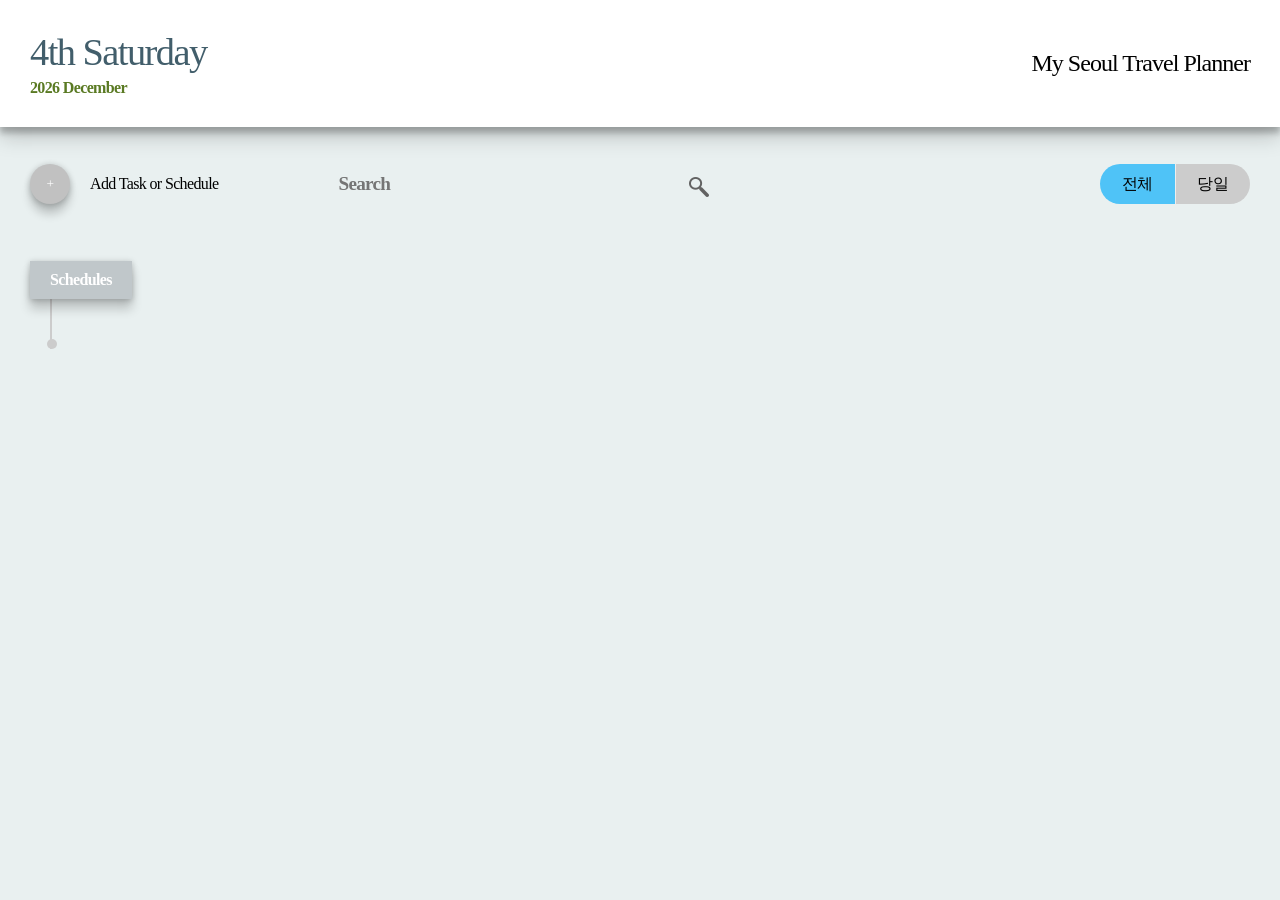
<file: index.html>
<!doctype html>
<html>
<head>
<meta charset="utf-8">
<title>My Seoul Travel Planner</title>
<link href="asset/css/jquery-ui.css" rel="stylesheet" type="text/css">
<link href="asset/css/common.css" rel="stylesheet" type="text/css">
</head>

<body>
    <!-- Modal Popup -->
    <div class="modal dn">
        <!-- 계획 추가 Modal Popup -->
    	<div id="form-dialog" class="createForm dialog shadow dn">
            <form>
                <div>
                    <label for="title">계획 제목</label>
                    <input type="text" id="title" title="계획 제목">
                </div>
            	<div>
                	<label for="place">관광할 장소</label>
                    <select id="place">
                    	<optgroup label="궁궐">
                        	<option>경복궁</option>
                            <option>창덕궁</option>
                            <option></option>
                            <option>to be continued</option>
                        </optgroup>
                    </select>
                </div>
            	<div>
                    <!-- 관광 -->
                	<label for="sdate">관광할 날짜</label>
                    <input type="text" id="sdate" placeholder="yy-mm-dd" title="관광할 날짜">
                </div>
            	<div>
                    <!-- 관광 시간 -->
                	<label for="time">관광할 시간</label>
                    <select id="time" style="margin-bottom:10px">
                    	<option value="00">00 시</option>
                        <option value="01">01 시</option>
                        <option value="02">02 시</option>
                        <option></option>
                        <option>...</option>
                        <option></option>
                        <option value="23">23시</option>
                    </select>
                    <select id="time2">
                    	<option value="00">00 분</option>
                        <option value="01">01 분</option>
                        <option value="02">02 분</option>
                        <option></option>
                        <option>...</option>
                        <option></option>
                        <option value="59">59분</option>
                    </select>
                    <!-- end 관광 시간 -->
                </div>
                <div>
                	<label for="text">간단한 메모</label>
                	<textarea id="text" rows="6" title="간단한 메모"></textarea>
                    <div class="list-check"></div>
                </div>
                <div class="tr" style="padding-top: 5px; text-align: right;">
                    <button type="button">리스트 작성</button>
                </div>
                <div style="padding-top:10px; text-align:right;">
                	<button type="button">기록</button>
                    <button type="button">닫기</button>
                </div>
            </form>
        </div>
        <!-- end 계획 추가 Modal Popup -->

        <!-- 리스트 추가 Modal Popup -->
        <div id="form-list" class="listForm dialog shadow dn">
            <form>
                <h3>리스트 작성</h3>
                <div>
                    <input type="text" placeholder="리스트 1">
                    <input type="text" placeholder="리스트 2">
                    <input type="text" placeholder="리스트 3">
                </div>
                <div class="tr">
                    <button type="button" class="btn">+</button>
                    <button type="button" class="btn">-</button>
                </div>
                <div class="tr submitForm">
                    <button type="button">확인</button>
                    <button type="button">취소</button>
                </div>
            </form>
        </div>
        <!-- end 리스트 추가 Modal Popup -->
    </div>
    <!-- end Modal Popup -->

    <!-- Application Main Page -->
	<div class="header">
    	<div>
        	<h1>
            	<span class="today">13th</span>
                <span class="week">Friday</span>
            </h1>
            <div class="year">
                2016 May
            </div>
        </div>
        <div>
        	<h2>My Seoul Travel Planner</h2>
        </div>
    </div>

    <!-- 검색 및 추가 버튼 -->
    <div class="optBox">
        <form action="#">
            <div id="add-button-form">
                <button type="button" class="circle shadow" id="createBtn">+</button>
                Add Task or Schedule
            </div>
            <div id="search-form">
                <label for="search"><img src="image/icon1.png" alt="돋보기" title="돋보기"></label>
                <input type="text" id="search" placeholder="Search">
            </div>
            <div id="radio-form">
                <div>
                    <input type="radio" checked="" name="days" id="all" value="1">
                    <label for="all">전체</label>
                    <input type="radio" name="days" id="today" value="2">
                    <label for="today">당일</label>
                </div>
            </div>  
        </form>
    </div>
    <!-- end 검색 및 추가 버튼 -->
    <div class="container content">

        <!-- Timeline -->
    	<div class="height-schedule">
        	<div class="tag shadow">Schedules</div>
                <div class="schedule">
                	<!-- <div>
                    	<div class="card shadow">
                        	<div class="time">2016-05-13 | AM 11:30</div>
                            <p class="str">점심식사 (창덕궁)</p>
                        </div>
                    </div>
                	<div>
                    	<div class="card shadow">
                        	<div class="time">2016-05-13 | AM 12:30</div>
                            <p class="str">관광 (경복궁)</p>
                        </div>
                    </div>
                    <div>
                        <div class="card shadow">
                            <div class="time">2016-05-13 | PM 06:30</div>
                            <p class="str">저녁관람 (창덕궁)</p>
                        </div>
                    </div>
                    <div>
                        <div class="card shadow">
                            <div class="time">2016-05-13 | PM 08:30</div>
                            <p class="str">야간관광 (경복궁)</p>
                        </div>
                    </div>
                    <div>
                        <div class="card shadow">
                            <div class="time">2016-05-14 | AM 01:30</div>
                            <p class="str">심야 야경관광 (경복궁)</p>
                        </div>
                    </div> -->
                <div>
                	<!-- End div -->
                </div>
            </div>
        </div>
        <!-- Timeline -->

        <!-- 계획판 -->
        <div class="column-schedule" data-masonry='{"columnWidth":50,"itemColumn":".card"}'>
        	<!-- <div class="card shadow">
            	<div class="tag tomato">점심식사</div>
                <div class="area">
                	<div class="date">2016-05-13 | AM 11:30</div>
                    <div class="content">
                    	오늘 계획은 창덕궁에서 점심을 먹는거다 !
                        <ul>
                        	<li>계란말이</li>
                            <li>샐러드</li>
                            <li>밥</li>
                        </ul>
                    </div>
                    <div class="place">
                    	<div>
                        	<div>창덕궁</div>
                            <div class="place-type">궁궐</div>
                        </div>
                        <div>
                        	<img src="image/2.jpg" alt="창덕궁" title="창덕궁">
                        </div>
                    </div>
                </div>
            </div> -->
        	<!-- <div class="card shadow">
            	<div class="tag blue">관광</div>
                <div class="area">
                	<div class="date">2016-05-13 | PM 12:30</div>
                    <div class="content">
                    	경복궁 관람부터하고 다음 장소로 이동할 예정.
                    </div>
                    <div class="place">
                    	<div>
                        	<div>경복궁</div>
                            <div class="place-type">궁궐</div>
                        </div>
                        <div>
                        	<img src="image/1.jpg" alt="경복궁" title="경복궁">
                        </div>
                    </div>
                </div>
            </div> -->
        	<!-- <div class="card shadow">
            	<div class="tag tomato">저녁관람</div>
                <div class="area">
                	<div class="date">2016-05-13 | PM 06:30</div>
                    <div class="content">
                    	야간개장하는 관람지에서 봐야할 것
                        <ul>
                        	<li>경희궁 입구</li>
                            <li>경희궁 내부</li>
                            <li>경희궁 정원</li>
                        </ul>
                    </div>
                    <div class="place">
                    	<div>
                        	<div>창덕궁</div>
                            <div class="place-type">궁궐</div>
                        </div>
                        <div>
                        	<img src="image/5.jpg" alt="경희궁" title="경희궁">
                        </div>
                    </div>
                </div>
            </div> -->
        	<!-- <div class="card shadow">
            	<div class="tag blue">야간관광</div>
                <div class="area">
                	<div class="date">2016-05-13 | PM 08:30</div>
                    <div class="content">
                    	저녁 궁궐 관람하기
                    </div>
                    <div class="place">
                    	<div>
                        	<div>경복궁</div>
                            <div class="place-type">궁궐</div>
                        </div>
                        <div>
                        	<img src="image/1.jpg" alt="경복궁" title="경복궁">
                        </div>
                    </div>
                </div>
            </div> -->
        	<!-- <div class="card shadow">
            	<div class="tag blue">심야 야경관광</div>
                <div class="area">
                	<div class="date">2016-05-14 | AM 01:30</div>
                    <div class="content">
                    	심야 관광지 투어
                    </div>
                    <div class="place">
                    	<div>
                        	<div>경복궁</div>
                            <div class="place-type">궁궐</div>
                        </div>
                        <div>
                        	<img src="image/1.jpg" alt="경복궁" title="경복궁">
                        </div>
                    </div>
                </div>
            </div>
        </div> -->
        <!-- end 계획판 -->
    </div>
    <!-- end Application Main Page -->
    
    <!-- Script -->
    <script type="text/javascript" src="asset/js/jquery-2.1.1.min.js"></script>
    <script type="text/javascript" src="asset/js/jquery-ui.js"></script>
    <script type="text/javascript" src="masonry/masonry.pkgd.js"></script>
	<script type="text/javascript" src="asset/js/common.js"></script>
    <!-- end Script -->
</body>
</html>
</file>
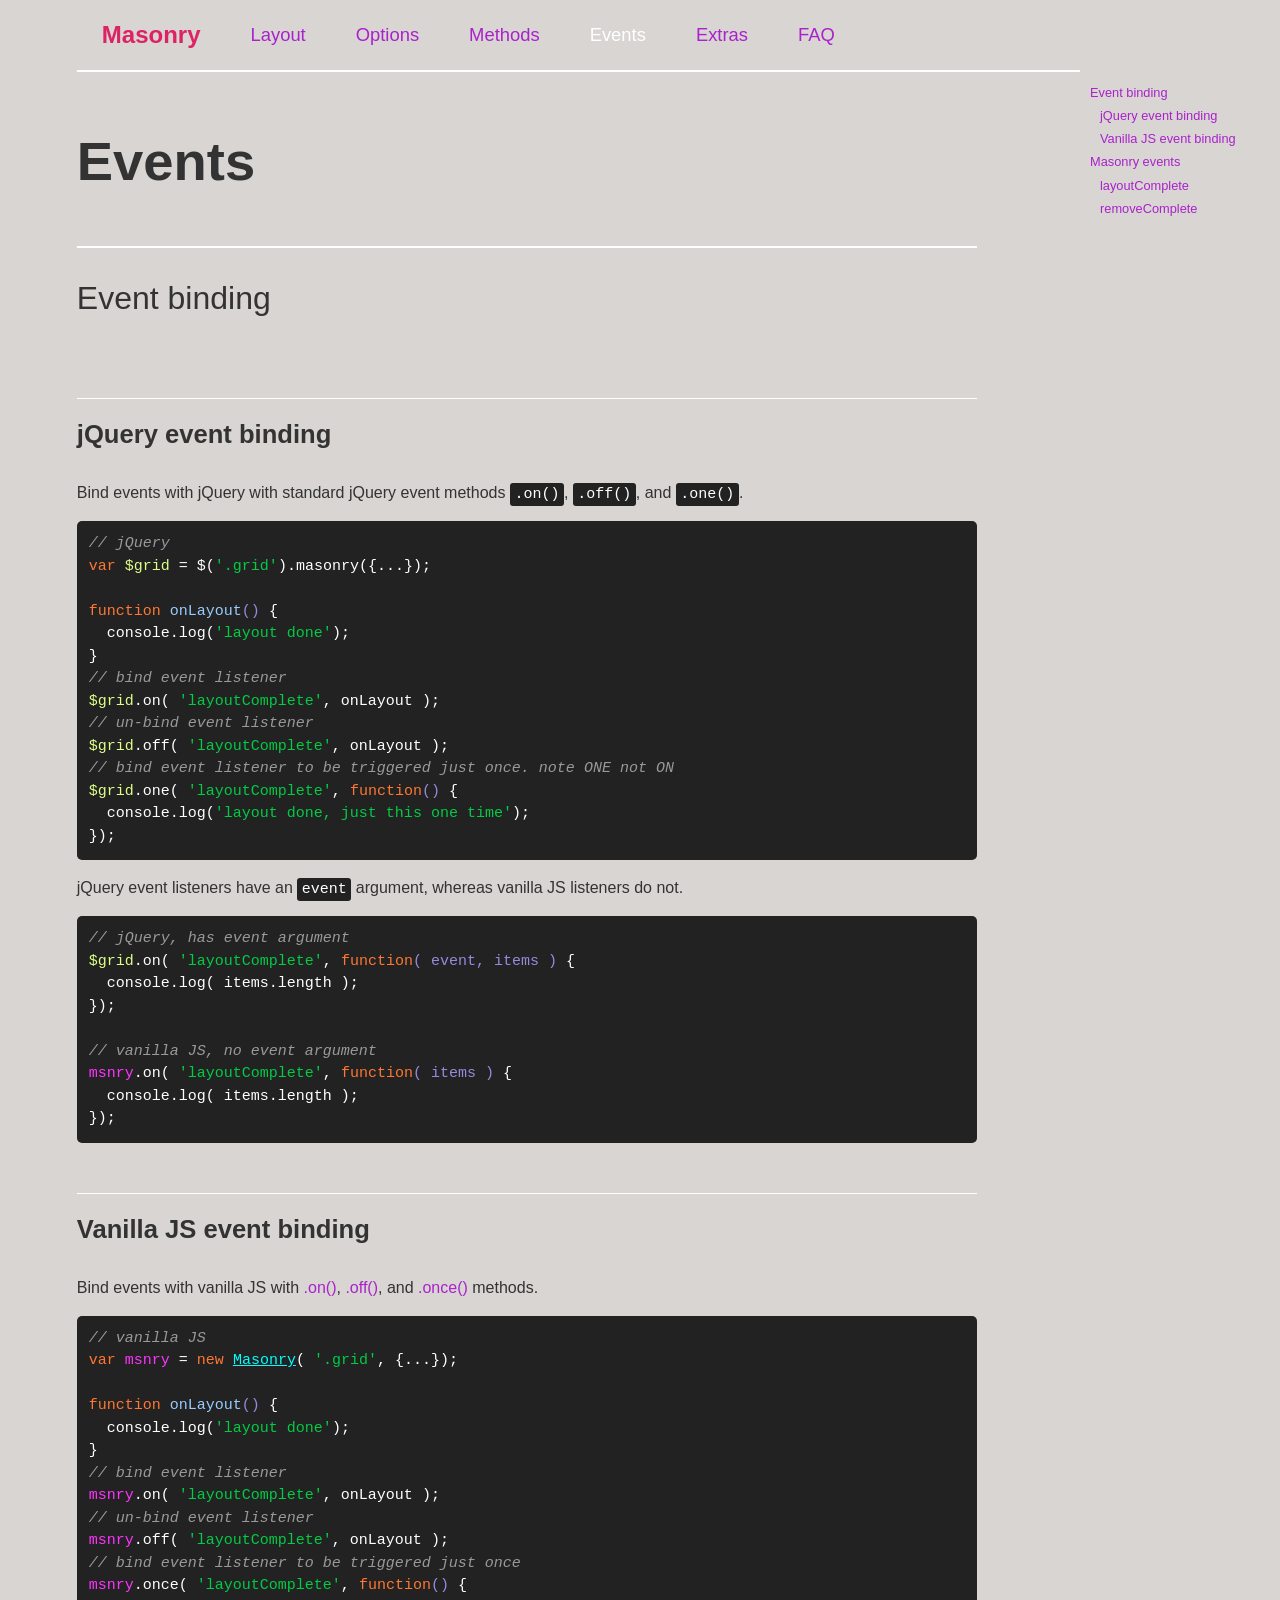
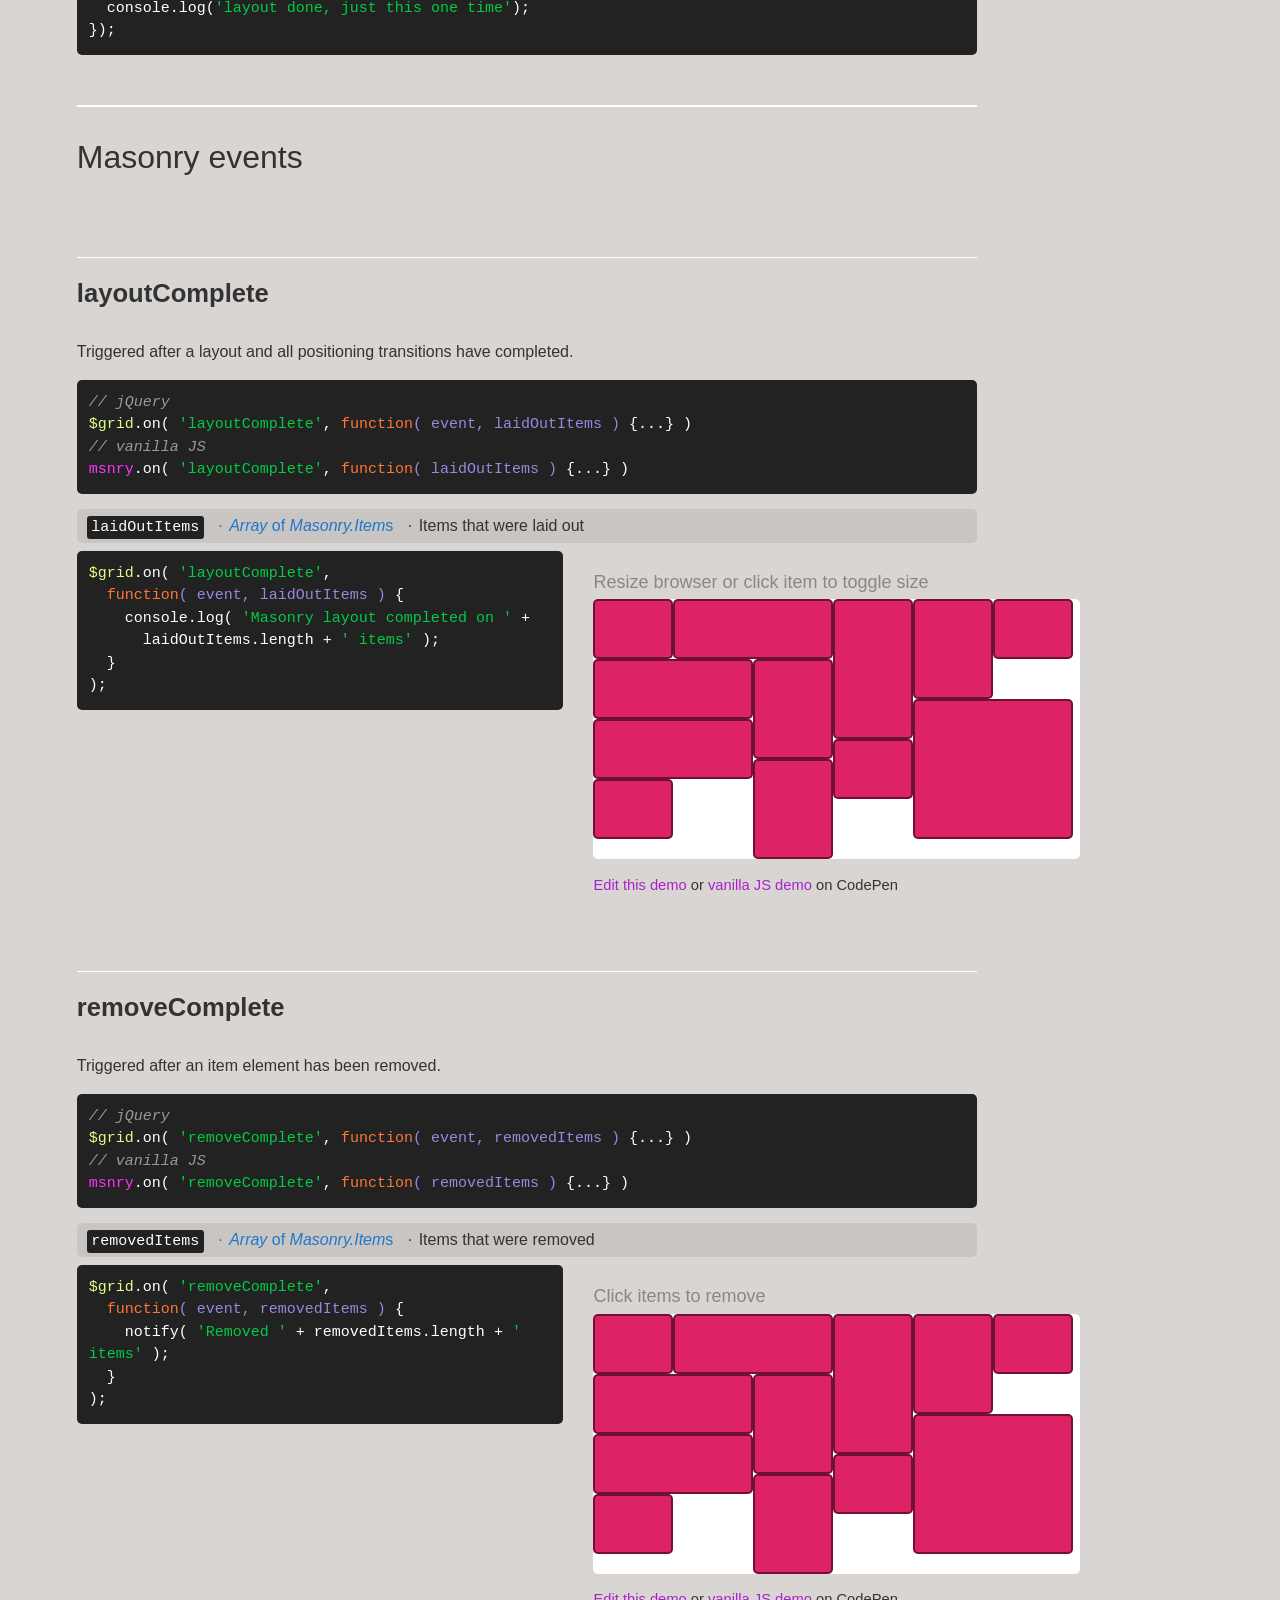
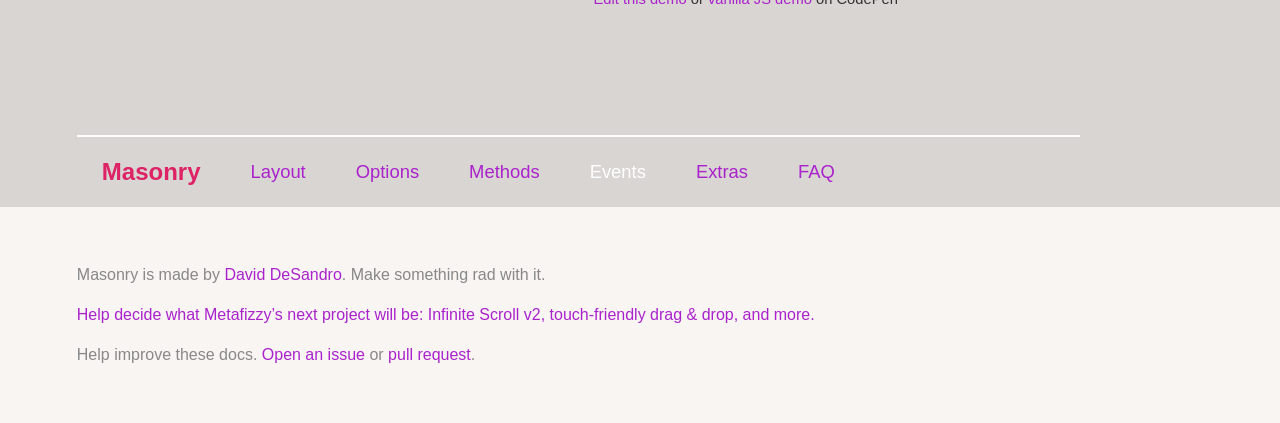
<file: masonry/masonry-docs/events.html>
<!doctype html>
<html class="export">
<head>
  <meta charset="utf-8">
  <meta http-equiv="X-UA-Compatible" content="IE=edge,chrome=1">
  <meta name="viewport" content="width=device-width">
  <meta name="description" content="Cascading grid layout library">

  <title>Masonry &#xB7; Events</title>

    <link rel="stylesheet" href="css/masonry-docs.css" media="screen">

</head>
<body class="page--events" data-page="events">

  <div class="site-nav">
    <div class="container">
      <ol class="site-nav__list">
        <li class="site-nav__item site-nav__item--homepage">
          <a href=".">Masonry</a></li>
        <li class="site-nav__item site-nav__item--layout">
          <a href="layout.html">Layout</a></li>
        <li class="site-nav__item site-nav__item--options">
          <a href="options.html">Options</a></li>
        <li class="site-nav__item site-nav__item--methods">
          <a href="methods.html">Methods</a></li>
        <li class="site-nav__item site-nav__item--events">
          <a href="events.html">Events</a></li>
        <li class="site-nav__item site-nav__item--extras">
          <a href="extras.html">Extras</a></li>
        <li class="site-nav__item site-nav__item--faq">
          <a href="faq.html">FAQ</a></li>
      </ol>
    </div>
  </div>


  <div id="content" class="content container">

      <h1>Events</h1>

    <ul class="page-nav">
<li class="page-nav__item page-nav__item--h2"><a href="#event-binding">Event binding</a></li>
<li class="page-nav__item page-nav__item--h3"><a href="#jquery-event-binding">jQuery event binding</a></li>
<li class="page-nav__item page-nav__item--h3"><a href="#vanilla-js-event-binding">Vanilla JS event binding</a></li>
<li class="page-nav__item page-nav__item--h2"><a href="#masonry-events">Masonry events</a></li>
<li class="page-nav__item page-nav__item--h3"><a href="#layoutcomplete">layoutComplete</a></li>
<li class="page-nav__item page-nav__item--h3"><a href="#removecomplete">removeComplete</a></li>
</ul>


<div id="notification"></div>

<h2 id="event-binding">Event binding</h2>

<h3 id="jquery-event-binding">jQuery event binding</h3>

<p>Bind events with jQuery with standard jQuery event methods <code>.on()</code>, <code>.off()</code>, and <code>.one()</code>.</p>

<pre><code class="js"><span class="comment">// jQuery</span>
<span class="keyword">var</span> <span class="jquery_var">$grid</span> = $(<span class="string">&apos;.grid&apos;</span>).masonry({...});

<span class="function"><span class="keyword">function</span> <span class="title">onLayout</span><span class="params">()</span> </span>{
  <span class="built_in">console</span>.log(<span class="string">&apos;layout done&apos;</span>);
}
<span class="comment">// bind event listener</span>
<span class="jquery_var">$grid</span>.on( <span class="string">&apos;layoutComplete&apos;</span>, onLayout );
<span class="comment">// un-bind event listener</span>
<span class="jquery_var">$grid</span>.off( <span class="string">&apos;layoutComplete&apos;</span>, onLayout );
<span class="comment">// bind event listener to be triggered just once. note ONE not ON</span>
<span class="jquery_var">$grid</span>.one( <span class="string">&apos;layoutComplete&apos;</span>, <span class="function"><span class="keyword">function</span><span class="params">()</span> </span>{
  <span class="built_in">console</span>.log(<span class="string">&apos;layout done, just this one time&apos;</span>);
});
</code></pre>

<p>jQuery event listeners have an <code>event</code> argument, whereas vanilla JS listeners do not.</p>

<pre><code class="js"><span class="comment">// jQuery, has event argument</span>
<span class="jquery_var">$grid</span>.on( <span class="string">&apos;layoutComplete&apos;</span>, <span class="function"><span class="keyword">function</span><span class="params">( event, items )</span> </span>{
  <span class="built_in">console</span>.log( items.length );
});

<span class="comment">// vanilla JS, no event argument</span>
<span class="masonry_var">msnry</span>.on( <span class="string">&apos;layoutComplete&apos;</span>, <span class="function"><span class="keyword">function</span><span class="params">( items )</span> </span>{
  <span class="built_in">console</span>.log( items.length );
});
</code></pre>


<h3 id="vanilla-js-event-binding">Vanilla JS event binding</h3>

<p>Bind events with vanilla JS with <a href="methods.html#on">.on()</a>, <a href="methods.html#off">.off()</a>, and <a href="methods.html#once">.once()</a> methods.</p>

<pre><code class="js"><span class="comment">// vanilla JS</span>
<span class="keyword">var</span> <span class="masonry_var">msnry</span> = <span class="keyword">new</span> <span class="masonry_keyword">Masonry</span>( <span class="string">&apos;.grid&apos;</span>, {...});

<span class="function"><span class="keyword">function</span> <span class="title">onLayout</span><span class="params">()</span> </span>{
  <span class="built_in">console</span>.log(<span class="string">&apos;layout done&apos;</span>);
}
<span class="comment">// bind event listener</span>
<span class="masonry_var">msnry</span>.on( <span class="string">&apos;layoutComplete&apos;</span>, onLayout );
<span class="comment">// un-bind event listener</span>
<span class="masonry_var">msnry</span>.off( <span class="string">&apos;layoutComplete&apos;</span>, onLayout );
<span class="comment">// bind event listener to be triggered just once</span>
<span class="masonry_var">msnry</span>.once( <span class="string">&apos;layoutComplete&apos;</span>, <span class="function"><span class="keyword">function</span><span class="params">()</span> </span>{
  <span class="built_in">console</span>.log(<span class="string">&apos;layout done, just this one time&apos;</span>);
});
</code></pre>


<h2 id="masonry-events">Masonry events</h2>


<h3 id="layoutcomplete">layoutComplete</h3>

<p>Triggered after a layout and all positioning transitions have completed.</p>

<pre><code class="js"><span class="comment">// jQuery</span>
<span class="jquery_var">$grid</span>.on( <span class="string">&apos;layoutComplete&apos;</span>, <span class="function"><span class="keyword">function</span><span class="params">( event, laidOutItems )</span> </span>{...} )
<span class="comment">// vanilla JS</span>
<span class="masonry_var">msnry</span>.on( <span class="string">&apos;layoutComplete&apos;</span>, <span class="function"><span class="keyword">function</span><span class="params">( laidOutItems )</span> </span>{...} )
</code></pre>

<p class="variable">
  <code class="variable__code">laidOutItems</code>
  <span class="variable__type"><i>Array</i> of <i>Masonry.Item</i>s</span>
  <span class="variable__description">Items that were laid out</span>
</p>

<div class="duo example">
  <div class="duo__cell example__code">
<pre><code class="js"><span class="jquery_var">$grid</span>.on( <span class="string">&apos;layoutComplete&apos;</span>,
  <span class="function"><span class="keyword">function</span><span class="params">( event, laidOutItems )</span> </span>{
    <span class="built_in">console</span>.log( <span class="string">&apos;Masonry layout completed on &apos;</span> +
      laidOutItems.length + <span class="string">&apos; items&apos;</span> );
  }
);
</code></pre>
  </div>
  <div class="duo__cell example__demo" data-js-module="layout-complete-demo">
    <p class="instruction">Resize browser or click item to toggle size</p>
    <div class="grid grid--clickable">
      <div class="grid-item"></div>
      <div class="grid-item grid-item--width2"></div>
      <div class="grid-item grid-item--height3"></div>
      <div class="grid-item grid-item--height2"></div>
      <div class="grid-item grid-item--width2"></div>
      <div class="grid-item"></div>
      <div class="grid-item grid-item--width2 grid-item--height3"></div>
      <div class="grid-item grid-item--height2"></div>
      <div class="grid-item grid-item--width2"></div>
      <div class="grid-item"></div>
      <div class="grid-item grid-item--height2"></div>
      <div class="grid-item"></div>
    </div>
    <p class="edit-demo">
        <a href="http://codepen.io/desandro/pen/yNgmNv">Edit this demo</a>
        or <a href="http://codepen.io/desandro/pen/htsui">vanilla JS demo</a> on CodePen
    </p>
  </div>
</div>


<h3 id="removecomplete">removeComplete</h3>

<p>Triggered after an item element has been removed.</p>

<pre><code class="js"><span class="comment">// jQuery</span>
<span class="jquery_var">$grid</span>.on( <span class="string">&apos;removeComplete&apos;</span>, <span class="function"><span class="keyword">function</span><span class="params">( event, removedItems )</span> </span>{...} )
<span class="comment">// vanilla JS</span>
<span class="masonry_var">msnry</span>.on( <span class="string">&apos;removeComplete&apos;</span>, <span class="function"><span class="keyword">function</span><span class="params">( removedItems )</span> </span>{...} )
</code></pre>

<p class="variable">
  <code class="variable__code">removedItems</code>
  <span class="variable__type"><i>Array</i> of <i>Masonry.Item</i>s</span>
  <span class="variable__description">Items that were removed</span>
</p>

<div class="duo example">
  <div class="duo__cell example__code">
<pre><code class="js"><span class="jquery_var">$grid</span>.on( <span class="string">&apos;removeComplete&apos;</span>,
  <span class="function"><span class="keyword">function</span><span class="params">( event, removedItems )</span> </span>{
    notify( <span class="string">&apos;Removed &apos;</span> + removedItems.length + <span class="string">&apos; items&apos;</span> );
  }
);
</code></pre>
  </div>
  <div class="duo__cell example__demo" data-js-module="remove-complete-demo">
    <p class="instruction">Click items to remove</p>
    <div class="grid grid--clickable">
      <div class="grid-item"></div>
      <div class="grid-item grid-item--width2"></div>
      <div class="grid-item grid-item--height3"></div>
      <div class="grid-item grid-item--height2"></div>
      <div class="grid-item grid-item--width2"></div>
      <div class="grid-item"></div>
      <div class="grid-item grid-item--width2 grid-item--height3"></div>
      <div class="grid-item grid-item--height2"></div>
      <div class="grid-item grid-item--width2"></div>
      <div class="grid-item"></div>
      <div class="grid-item grid-item--height2"></div>
      <div class="grid-item"></div>
    </div>
    <p class="edit-demo">
        <a href="http://codepen.io/desandro/pen/mJRNVV">Edit this demo</a>
        or <a href="http://codepen.io/desandro/pen/JknEe">vanilla JS demo</a> on CodePen
    </p>
  </div>
</div>

  </div>

  <div class="site-nav">
    <div class="container">
      <ol class="site-nav__list">
        <li class="site-nav__item site-nav__item--homepage">
          <a href=".">Masonry</a></li>
        <li class="site-nav__item site-nav__item--layout">
          <a href="layout.html">Layout</a></li>
        <li class="site-nav__item site-nav__item--options">
          <a href="options.html">Options</a></li>
        <li class="site-nav__item site-nav__item--methods">
          <a href="methods.html">Methods</a></li>
        <li class="site-nav__item site-nav__item--events">
          <a href="events.html">Events</a></li>
        <li class="site-nav__item site-nav__item--extras">
          <a href="extras.html">Extras</a></li>
        <li class="site-nav__item site-nav__item--faq">
          <a href="faq.html">FAQ</a></li>
      </ol>
    </div>
  </div>

  <div class="site-footer">
  
    <div class="container">
        <p class="site-footer__copy">
          Masonry is made by <a href="http://desandro.com">David DeSandro</a>.
          Make something rad with it.
        </p>
  
  
      <p class="site-footer__copy"><a href="https://github.com/metafizzy/next-project/issues">Help decide what Metafizzy&#x2019;s next project will be: Infinite Scroll v2, touch-friendly drag &amp; drop, and more.</a></p>
  
      <p class="site-footer__copy">Help improve these docs.
        <a href="https://github.com/desandro/masonry-docs/issues/">Open an issue</a> or
        <a href="https://github.com/desandro/masonry-docs/blob/master/content/events.mustache">pull request</a>.</p>
  
    </div>
  
  </div>

  <script src="js/masonry-docs.min.js"></script>


</body>
</html>
</file>
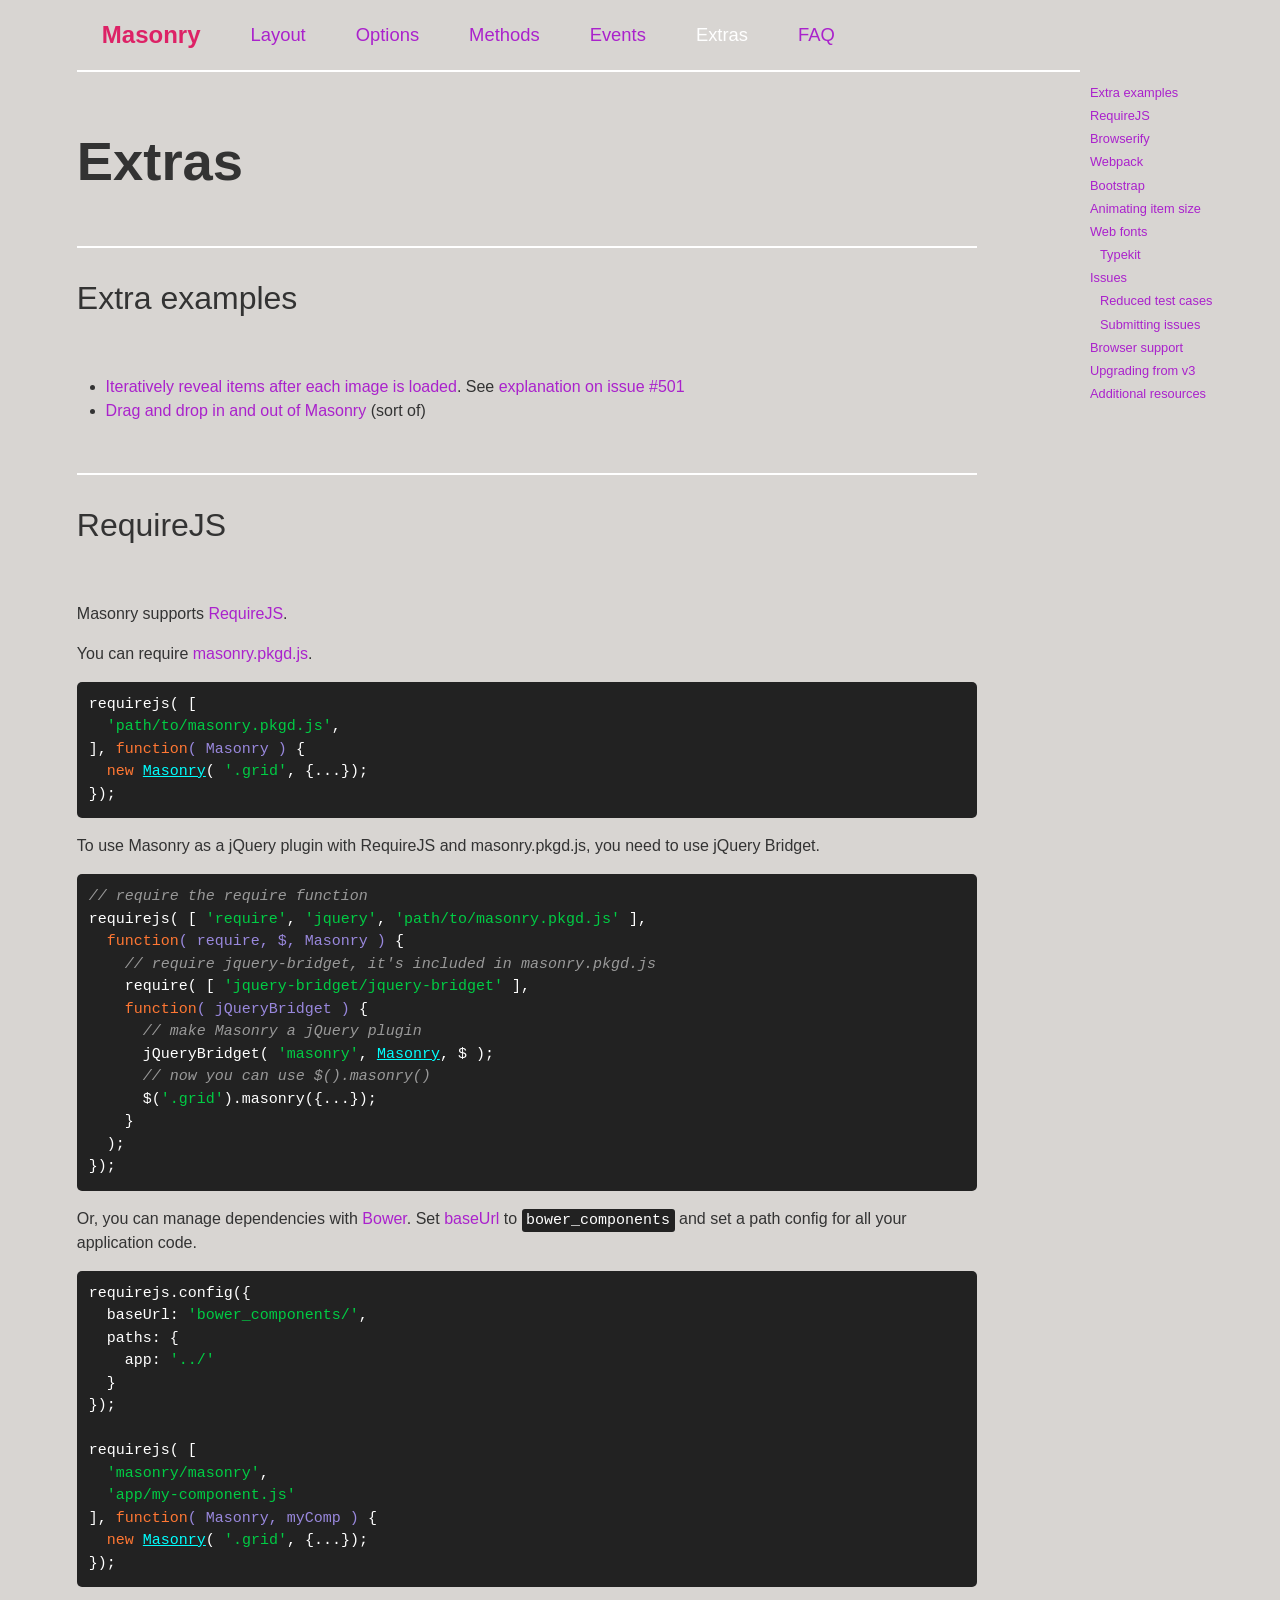
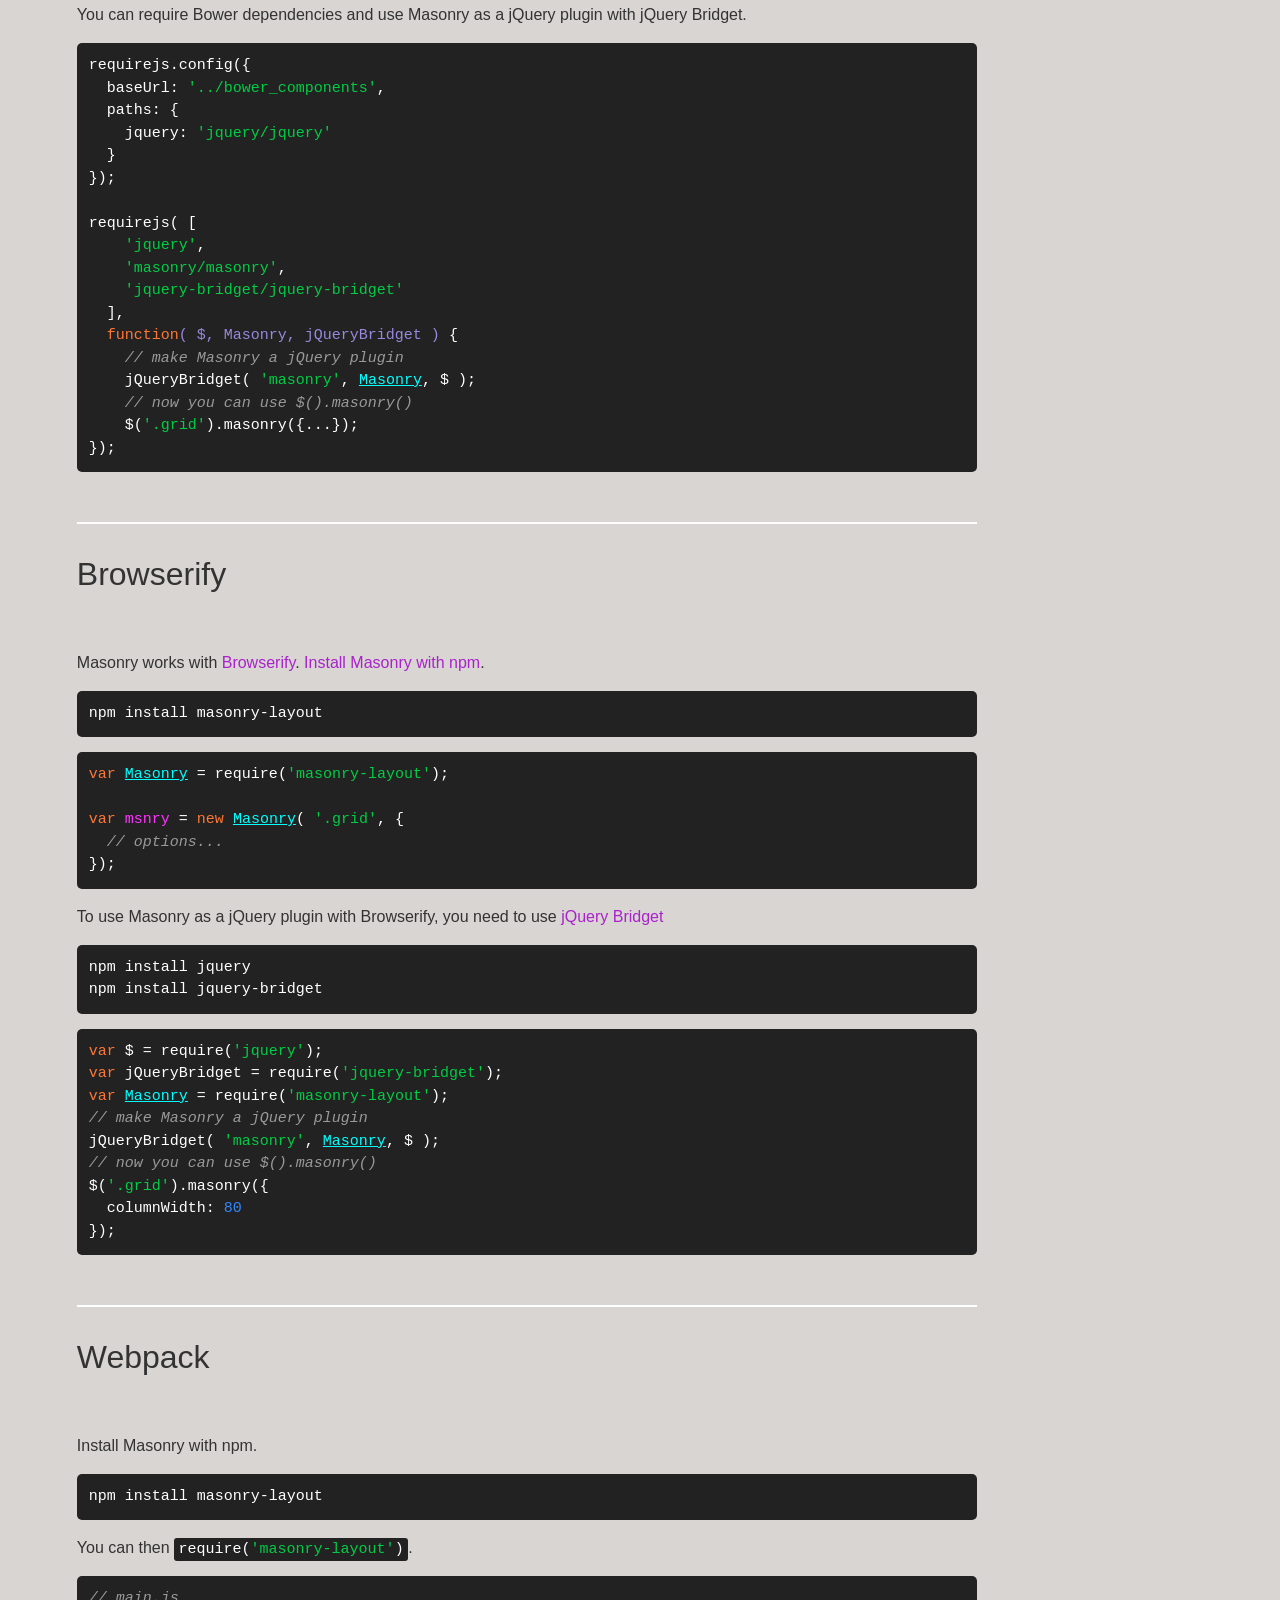
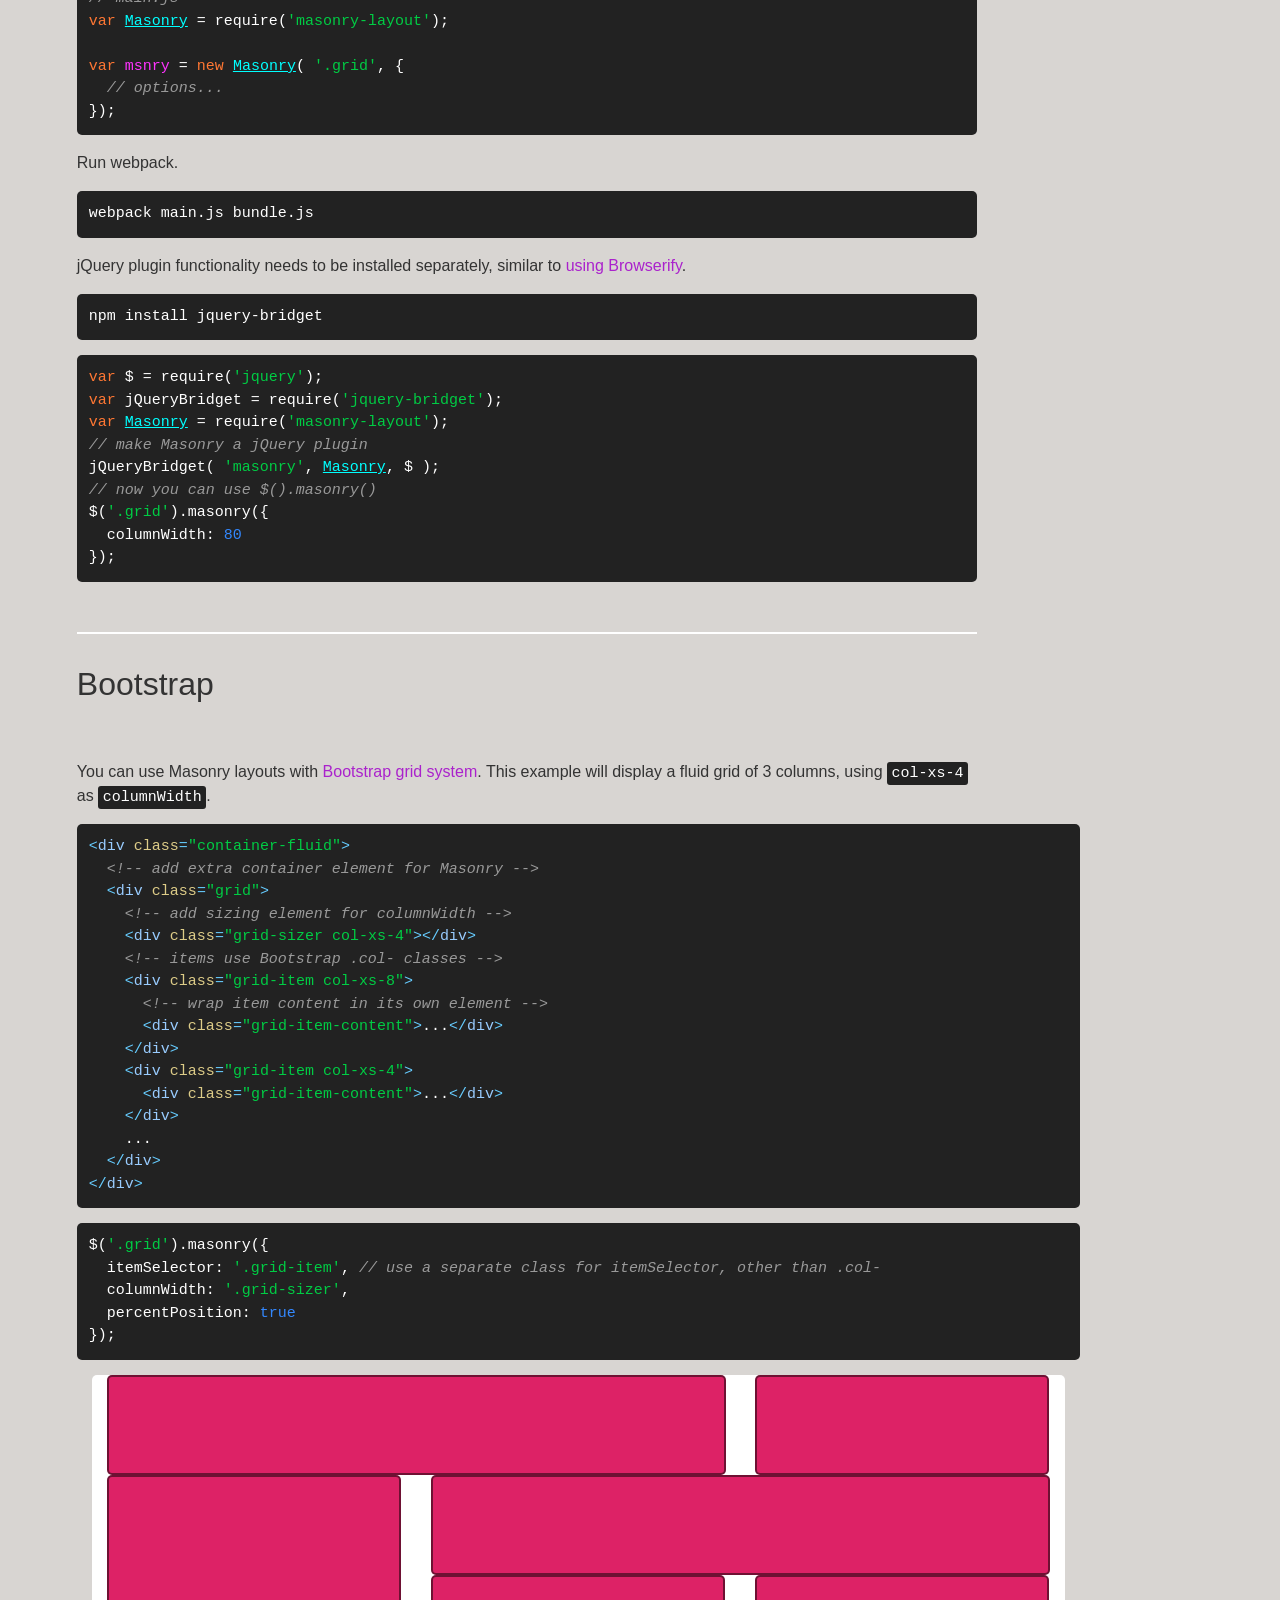
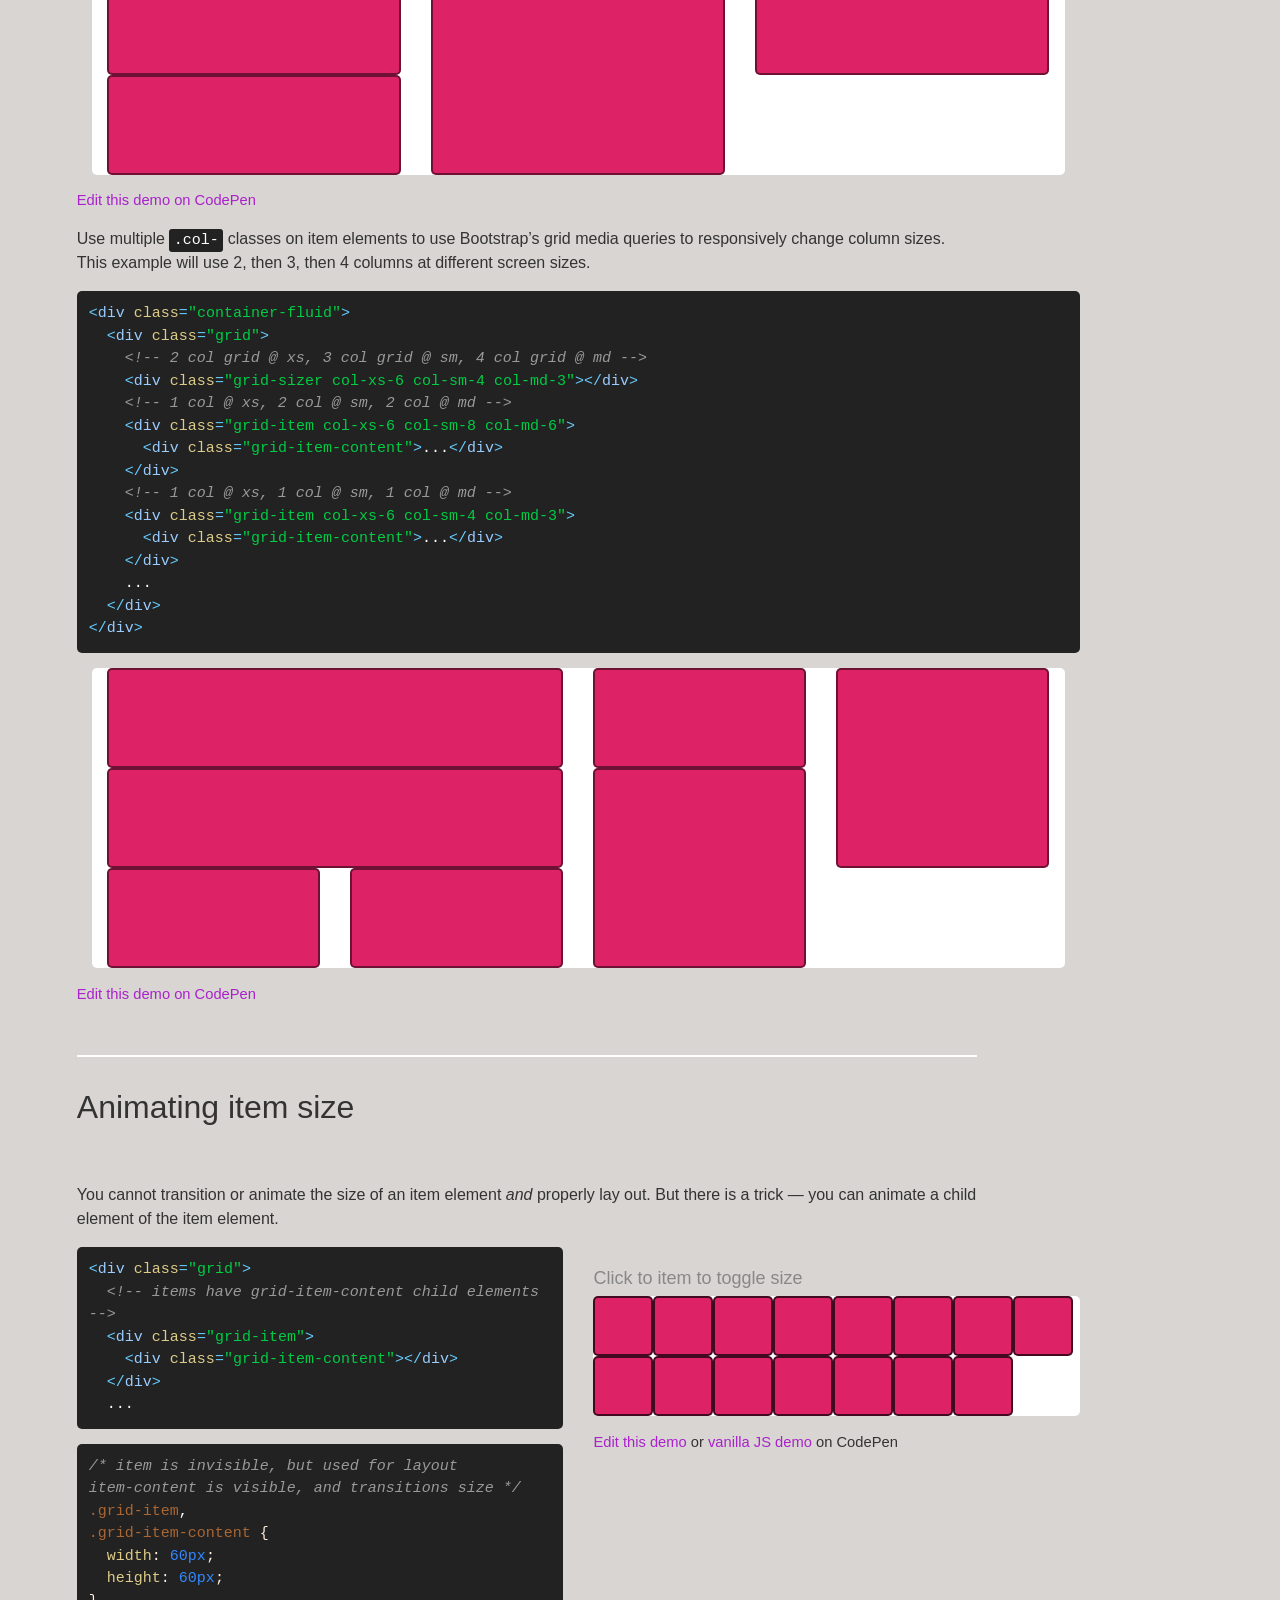
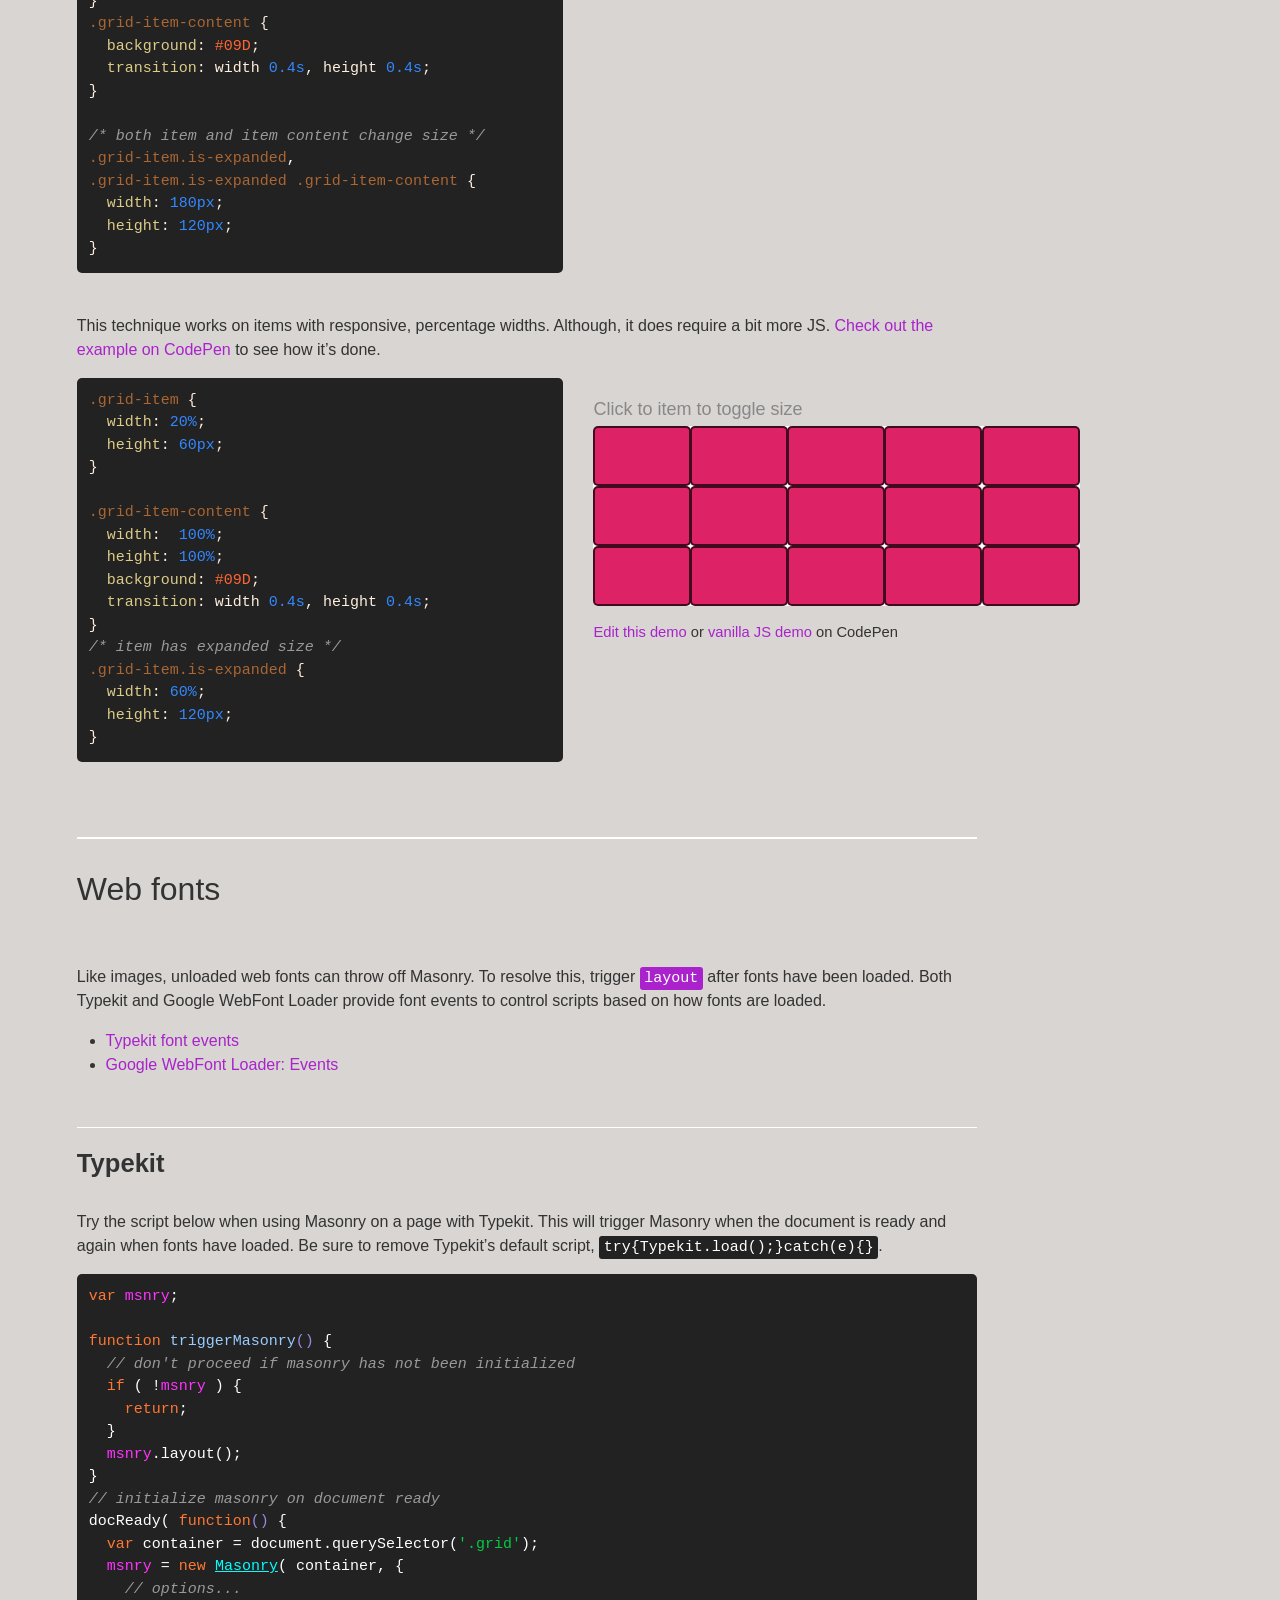
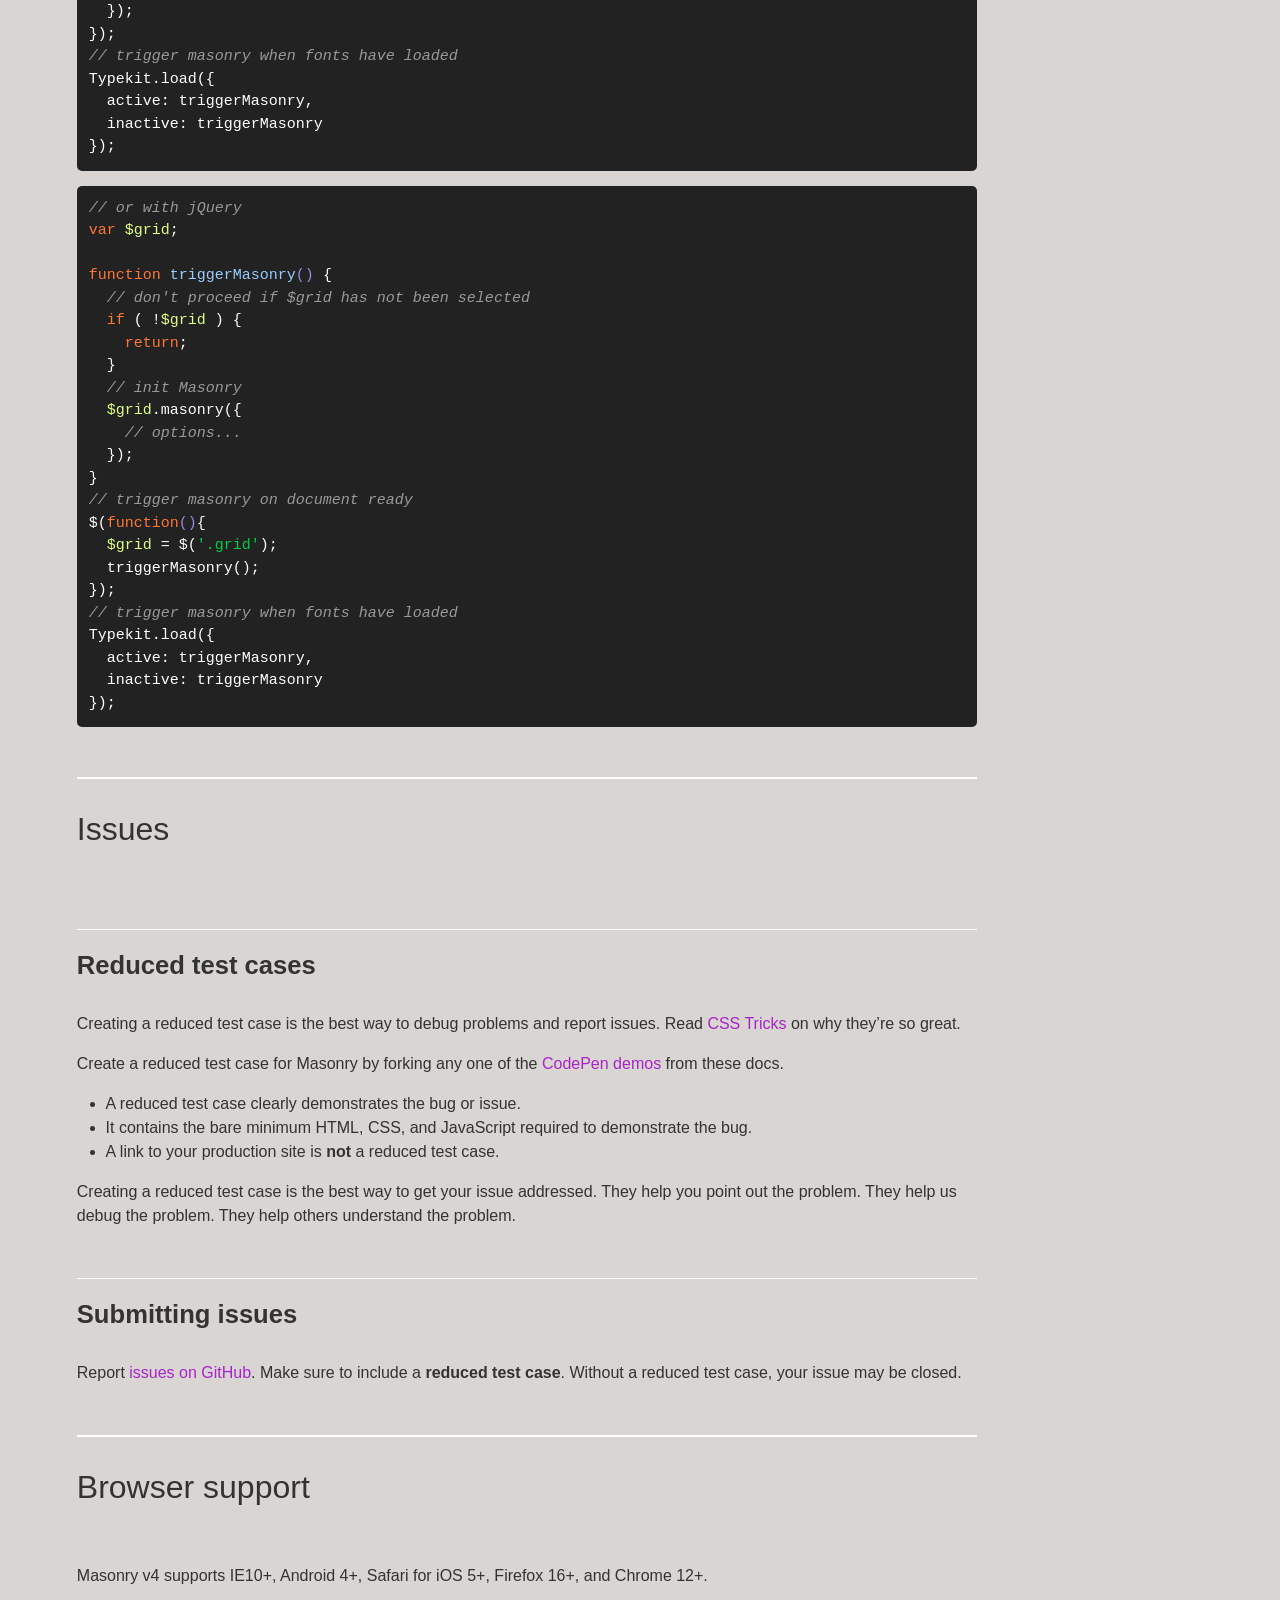
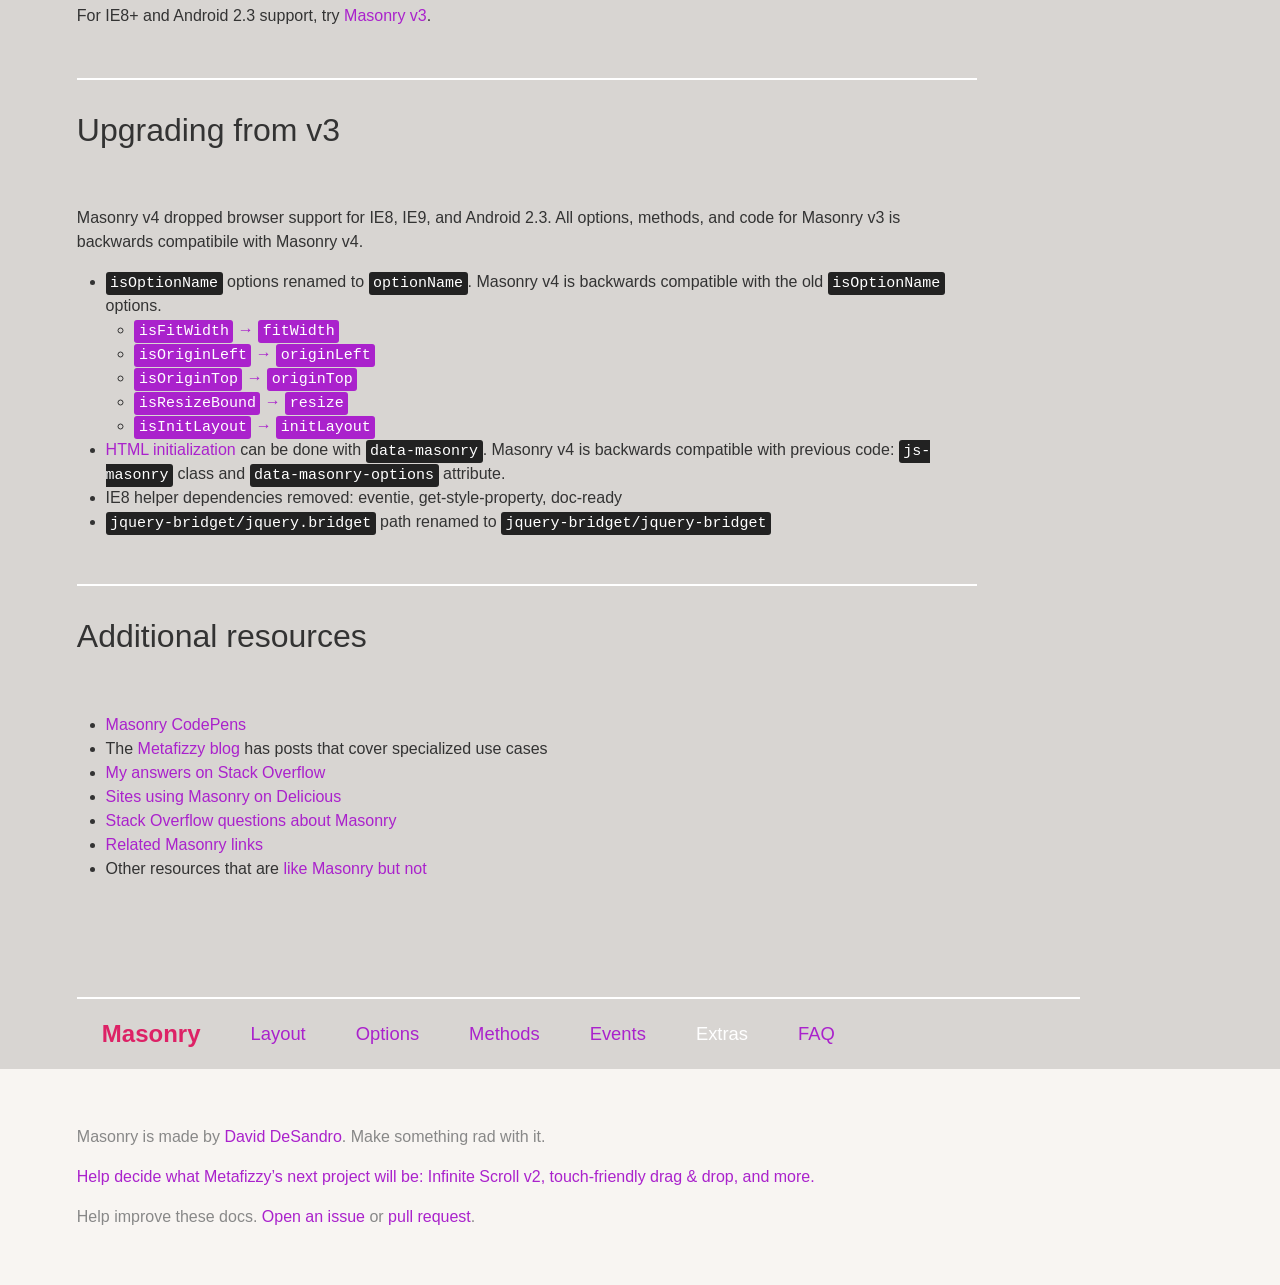
<file: masonry/masonry-docs/extras.html>
<!doctype html>
<html class="export">
<head>
  <meta charset="utf-8">
  <meta http-equiv="X-UA-Compatible" content="IE=edge,chrome=1">
  <meta name="viewport" content="width=device-width">
  <meta name="description" content="Cascading grid layout library">

  <title>Masonry &#xB7; Extras</title>

    <link rel="stylesheet" href="css/masonry-docs.css" media="screen">

</head>
<body class="page--extras" data-page="extras">

  <div class="site-nav">
    <div class="container">
      <ol class="site-nav__list">
        <li class="site-nav__item site-nav__item--homepage">
          <a href=".">Masonry</a></li>
        <li class="site-nav__item site-nav__item--layout">
          <a href="layout.html">Layout</a></li>
        <li class="site-nav__item site-nav__item--options">
          <a href="options.html">Options</a></li>
        <li class="site-nav__item site-nav__item--methods">
          <a href="methods.html">Methods</a></li>
        <li class="site-nav__item site-nav__item--events">
          <a href="events.html">Events</a></li>
        <li class="site-nav__item site-nav__item--extras">
          <a href="extras.html">Extras</a></li>
        <li class="site-nav__item site-nav__item--faq">
          <a href="faq.html">FAQ</a></li>
      </ol>
    </div>
  </div>


  <div id="content" class="content container">

      <h1>Extras</h1>

    <ul class="page-nav">
<li class="page-nav__item page-nav__item--h2"><a href="#extra-examples">Extra examples</a></li>
<li class="page-nav__item page-nav__item--h2"><a href="#requirejs">RequireJS</a></li>
<li class="page-nav__item page-nav__item--h2"><a href="#browserify">Browserify</a></li>
<li class="page-nav__item page-nav__item--h2"><a href="#webpack">Webpack</a></li>
<li class="page-nav__item page-nav__item--h2"><a href="#bootstrap">Bootstrap</a></li>
<li class="page-nav__item page-nav__item--h2"><a href="#animating-item-size">Animating item size</a></li>
<li class="page-nav__item page-nav__item--h2"><a href="#web-fonts">Web fonts</a></li>
<li class="page-nav__item page-nav__item--h3"><a href="#typekit">Typekit</a></li>
<li class="page-nav__item page-nav__item--h2"><a href="#issues">Issues</a></li>
<li class="page-nav__item page-nav__item--h3"><a href="#reduced-test-cases">Reduced test cases</a></li>
<li class="page-nav__item page-nav__item--h3"><a href="#submitting-issues">Submitting issues</a></li>
<li class="page-nav__item page-nav__item--h2"><a href="#browser-support">Browser support</a></li>
<li class="page-nav__item page-nav__item--h2"><a href="#upgrading-from-v3">Upgrading from v3</a></li>
<li class="page-nav__item page-nav__item--h2"><a href="#additional-resources">Additional resources</a></li>
</ul>



<h2 id="extra-examples">Extra examples</h2>

<ul>
  <li><a href="http://codepen.io/desandro/pen/kwsJb">Iteratively reveal items after each image is loaded</a>. See <a href="https://github.com/desandro/masonry/issues/501#issuecomment-34583942">explanation on issue #501</a></li>
  <li><a href="http://codepen.io/desandro/pen/btHyq">Drag and drop in and out of Masonry</a> (sort of)</li>
</ul>


<h2 id="requirejs">RequireJS</h2>

<p>Masonry supports <a href="http://requirejs.org">RequireJS</a>.</p>

<p>You can require <a href="masonry.pkgd.js">masonry.pkgd.js</a>.</p>

<pre><code class="js">requirejs( [
  <span class="string">&apos;path/to/masonry.pkgd.js&apos;</span>,
], <span class="function"><span class="keyword">function</span><span class="params">( Masonry )</span> </span>{
  <span class="keyword">new</span> <span class="masonry_keyword">Masonry</span>( <span class="string">&apos;.grid&apos;</span>, {...});
});
</code></pre>

<p id="requirejs-pkgd-jquery">To use Masonry as a jQuery plugin with RequireJS and masonry.pkgd.js, you need to use jQuery Bridget.</p>


<pre><code class="js"><span class="comment">// require the require function</span>
requirejs( [ <span class="string">&apos;require&apos;</span>, <span class="string">&apos;jquery&apos;</span>, <span class="string">&apos;path/to/masonry.pkgd.js&apos;</span> ],
  <span class="function"><span class="keyword">function</span><span class="params">( require, $, Masonry )</span> </span>{
    <span class="comment">// require jquery-bridget, it&apos;s included in masonry.pkgd.js</span>
    <span class="built_in">require</span>( [ <span class="string">&apos;jquery-bridget/jquery-bridget&apos;</span> ],
    <span class="function"><span class="keyword">function</span><span class="params">( jQueryBridget )</span> </span>{
      <span class="comment">// make Masonry a jQuery plugin</span>
      jQueryBridget( <span class="string">&apos;masonry&apos;</span>, <span class="masonry_keyword">Masonry</span>, $ );
      <span class="comment">// now you can use $().masonry()</span>
      $(<span class="string">&apos;.grid&apos;</span>).masonry({...});
    }
  );
});
</code></pre>

<p id="requirejs-bower">Or, you can manage dependencies with <a href="http://bower.io">Bower</a>. Set <a href="http://requirejs.org/docs/api.html#config-baseUrl">baseUrl</a> to <code>bower_components</code> and set a path config for all your application code.</p>

<pre><code class="js">requirejs.config({
  baseUrl: <span class="string">&apos;bower_components/&apos;</span>,
  paths: {
    app: <span class="string">&apos;../&apos;</span>
  }
});

requirejs( [
  <span class="string">&apos;masonry/masonry&apos;</span>,
  <span class="string">&apos;app/my-component.js&apos;</span>
], <span class="function"><span class="keyword">function</span><span class="params">( Masonry, myComp )</span> </span>{
  <span class="keyword">new</span> <span class="masonry_keyword">Masonry</span>( <span class="string">&apos;.grid&apos;</span>, {...});
});
</code></pre>

<p id="requirejs-bower-jquery">You can require Bower dependencies and use Masonry as a jQuery plugin with jQuery Bridget.</p>

<pre><code class="js">requirejs.config({
  baseUrl: <span class="string">&apos;../bower_components&apos;</span>,
  paths: {
    jquery: <span class="string">&apos;jquery/jquery&apos;</span>
  }
});

requirejs( [
    <span class="string">&apos;jquery&apos;</span>,
    <span class="string">&apos;masonry/masonry&apos;</span>,
    <span class="string">&apos;jquery-bridget/jquery-bridget&apos;</span>
  ],
  <span class="function"><span class="keyword">function</span><span class="params">( $, Masonry, jQueryBridget )</span> </span>{
    <span class="comment">// make Masonry a jQuery plugin</span>
    jQueryBridget( <span class="string">&apos;masonry&apos;</span>, <span class="masonry_keyword">Masonry</span>, $ );
    <span class="comment">// now you can use $().masonry()</span>
    $(<span class="string">&apos;.grid&apos;</span>).masonry({...});
});
</code></pre>


<h2 id="browserify">Browserify</h2>

<p>Masonry works with <a href="http://browserify.org">Browserify</a>. <a href="https://www.npmjs.org/package/masonry-layout">Install Masonry with npm</a>.</p>

<pre><code>npm install masonry-layout
</code></pre>

<pre><code class="js"><span class="keyword">var</span> <span class="masonry_keyword">Masonry</span> = <span class="built_in">require</span>(<span class="string">&apos;masonry-layout&apos;</span>);

<span class="keyword">var</span> <span class="masonry_var">msnry</span> = <span class="keyword">new</span> <span class="masonry_keyword">Masonry</span>( <span class="string">&apos;.grid&apos;</span>, {
  <span class="comment">// options...</span>
});
</code></pre>

<p id="browserify-jquery">To use Masonry as a jQuery plugin with Browserify, you need to use <a href="https://www.npmjs.org/package/jquery-bridget">jQuery Bridget</a></p>

<pre><code>npm install jquery
npm install jquery-bridget
</code></pre>

<pre><code class="js"><span class="keyword">var</span> $ = <span class="built_in">require</span>(<span class="string">&apos;jquery&apos;</span>);
<span class="keyword">var</span> jQueryBridget = <span class="built_in">require</span>(<span class="string">&apos;jquery-bridget&apos;</span>);
<span class="keyword">var</span> <span class="masonry_keyword">Masonry</span> = <span class="built_in">require</span>(<span class="string">&apos;masonry-layout&apos;</span>);
<span class="comment">// make Masonry a jQuery plugin</span>
jQueryBridget( <span class="string">&apos;masonry&apos;</span>, <span class="masonry_keyword">Masonry</span>, $ );
<span class="comment">// now you can use $().masonry()</span>
$(<span class="string">&apos;.grid&apos;</span>).masonry({
  columnWidth: <span class="number">80</span>
});
</code></pre>


<h2 id="webpack">Webpack</h2>

<p>Install Masonry with npm.</p>

<pre><code class="bash">npm install masonry-layout
</code></pre>

<p>You can then <code>require(<span class="string">&apos;masonry-layout&apos;</span>)</code>.</p>

<pre><code class="js"><span class="comment">// main.js</span>
<span class="keyword">var</span> <span class="masonry_keyword">Masonry</span> = <span class="built_in">require</span>(<span class="string">&apos;masonry-layout&apos;</span>);

<span class="keyword">var</span> <span class="masonry_var">msnry</span> = <span class="keyword">new</span> <span class="masonry_keyword">Masonry</span>( <span class="string">&apos;.grid&apos;</span>, {
  <span class="comment">// options...</span>
});
</code></pre>

<p>Run webpack.</p>


<pre><code class="bash">webpack main.js bundle.js
</code></pre>

<p>jQuery plugin functionality needs to be installed separately, similar to <a href="#browserify">using Browserify</a>.</p>

<pre><code class="bash">npm install jquery-bridget
</code></pre>

<pre><code class="js"><span class="keyword">var</span> $ = <span class="built_in">require</span>(<span class="string">&apos;jquery&apos;</span>);
<span class="keyword">var</span> jQueryBridget = <span class="built_in">require</span>(<span class="string">&apos;jquery-bridget&apos;</span>);
<span class="keyword">var</span> <span class="masonry_keyword">Masonry</span> = <span class="built_in">require</span>(<span class="string">&apos;masonry-layout&apos;</span>);
<span class="comment">// make Masonry a jQuery plugin</span>
jQueryBridget( <span class="string">&apos;masonry&apos;</span>, <span class="masonry_keyword">Masonry</span>, $ );
<span class="comment">// now you can use $().masonry()</span>
$(<span class="string">&apos;.grid&apos;</span>).masonry({
  columnWidth: <span class="number">80</span>
});
</code></pre>


<h2 id="bootstrap">Bootstrap</h2>

<p>You can use Masonry layouts with <a href="http://getbootstrap.com/css/#grid">Bootstrap grid system</a>. This example will display a fluid grid of 3 columns, using <code>col-xs-4</code> as <code>columnWidth</code>.</p>

<div class="example">
  <div class="example__code">
<pre><code class="html"><span class="tag">&lt;<span class="title">div</span> <span class="attribute">class</span>=<span class="value">&quot;container-fluid&quot;</span>&gt;</span>
  <span class="comment">&lt;!-- add extra container element for Masonry --&gt;</span>
  <span class="tag">&lt;<span class="title">div</span> <span class="attribute">class</span>=<span class="value">&quot;grid&quot;</span>&gt;</span>
    <span class="comment">&lt;!-- add sizing element for columnWidth --&gt;</span>
    <span class="tag">&lt;<span class="title">div</span> <span class="attribute">class</span>=<span class="value">&quot;grid-sizer col-xs-4&quot;</span>&gt;</span><span class="tag">&lt;/<span class="title">div</span>&gt;</span>
    <span class="comment">&lt;!-- items use Bootstrap .col- classes --&gt;</span>
    <span class="tag">&lt;<span class="title">div</span> <span class="attribute">class</span>=<span class="value">&quot;grid-item col-xs-8&quot;</span>&gt;</span>
      <span class="comment">&lt;!-- wrap item content in its own element --&gt;</span>
      <span class="tag">&lt;<span class="title">div</span> <span class="attribute">class</span>=<span class="value">&quot;grid-item-content&quot;</span>&gt;</span>...<span class="tag">&lt;/<span class="title">div</span>&gt;</span>
    <span class="tag">&lt;/<span class="title">div</span>&gt;</span>
    <span class="tag">&lt;<span class="title">div</span> <span class="attribute">class</span>=<span class="value">&quot;grid-item col-xs-4&quot;</span>&gt;</span>
      <span class="tag">&lt;<span class="title">div</span> <span class="attribute">class</span>=<span class="value">&quot;grid-item-content&quot;</span>&gt;</span>...<span class="tag">&lt;/<span class="title">div</span>&gt;</span>
    <span class="tag">&lt;/<span class="title">div</span>&gt;</span>
    ...
  <span class="tag">&lt;/<span class="title">div</span>&gt;</span>
<span class="tag">&lt;/<span class="title">div</span>&gt;</span>
</code></pre>

<pre><code class="js">$(<span class="string">&apos;.grid&apos;</span>).masonry({
  itemSelector: <span class="string">&apos;.grid-item&apos;</span>, <span class="comment">// use a separate class for itemSelector, other than .col-</span>
  columnWidth: <span class="string">&apos;.grid-sizer&apos;</span>,
  percentPosition: <span class="literal">true</span>
});
</code></pre>
  </div>
  <div class="example__demo">
  
    <div class="bootstrap-3__container-fluid">
      <div class="grid js-masonry" data-masonry-options="{ &quot;itemSelector&quot;: &quot;.bootstrap-3__grid-item&quot;, &quot;columnWidth&quot;: &quot;.grid-sizer&quot;, &quot;percentPosition&quot;: true }">
        <div class="grid-sizer bootstrap-3__col-xs-4"></div>
        <div class="bootstrap-3__grid-item bootstrap-3__col-xs-8">
          <div class="bootstrap-3__grid-item-content"></div>
        </div>
        <div class="bootstrap-3__grid-item bootstrap-3__col-xs-4">
          <div class="bootstrap-3__grid-item-content"></div>
        </div>
        <div class="bootstrap-3__grid-item bootstrap-3__col-xs-4">
          <div class="bootstrap-3__grid-item-content bootstrap-3__grid-item-content--height2"></div>
        </div>
        <div class="bootstrap-3__grid-item bootstrap-3__col-xs-8">
          <div class="bootstrap-3__grid-item-content"></div>
        </div>
        <div class="bootstrap-3__grid-item bootstrap-3__col-xs-4">
          <div class="bootstrap-3__grid-item-content bootstrap-3__grid-item-content--height2"></div>
        </div>
        <div class="bootstrap-3__grid-item bootstrap-3__col-xs-4">
          <div class="bootstrap-3__grid-item-content"></div>
        </div>
        <div class="bootstrap-3__grid-item bootstrap-3__col-xs-4">
          <div class="bootstrap-3__grid-item-content"></div>
        </div>
      </div>
  
    </div>
  
    <p class="edit-demo">
        <a href="http://codepen.io/desandro/pen/eJJEXd">Edit this demo on CodePen</a>
    </p>
  </div>
</div>

<p>Use multiple <code>.col-</code> classes on item elements to use Bootstrap&#x2019;s grid media queries to responsively change column sizes. This example will use 2, then 3, then 4 columns at different screen sizes.</p>

<div class="example">
  <div class="example__code">
<pre><code class="html"><span class="tag">&lt;<span class="title">div</span> <span class="attribute">class</span>=<span class="value">&quot;container-fluid&quot;</span>&gt;</span>
  <span class="tag">&lt;<span class="title">div</span> <span class="attribute">class</span>=<span class="value">&quot;grid&quot;</span>&gt;</span>
    <span class="comment">&lt;!-- 2 col grid @ xs, 3 col grid @ sm, 4 col grid @ md --&gt;</span>
    <span class="tag">&lt;<span class="title">div</span> <span class="attribute">class</span>=<span class="value">&quot;grid-sizer col-xs-6 col-sm-4 col-md-3&quot;</span>&gt;</span><span class="tag">&lt;/<span class="title">div</span>&gt;</span>
    <span class="comment">&lt;!-- 1 col @ xs, 2 col @ sm, 2 col @ md --&gt;</span>
    <span class="tag">&lt;<span class="title">div</span> <span class="attribute">class</span>=<span class="value">&quot;grid-item col-xs-6 col-sm-8 col-md-6&quot;</span>&gt;</span>
      <span class="tag">&lt;<span class="title">div</span> <span class="attribute">class</span>=<span class="value">&quot;grid-item-content&quot;</span>&gt;</span>...<span class="tag">&lt;/<span class="title">div</span>&gt;</span>
    <span class="tag">&lt;/<span class="title">div</span>&gt;</span>
    <span class="comment">&lt;!-- 1 col @ xs, 1 col @ sm, 1 col @ md --&gt;</span>
    <span class="tag">&lt;<span class="title">div</span> <span class="attribute">class</span>=<span class="value">&quot;grid-item col-xs-6 col-sm-4 col-md-3&quot;</span>&gt;</span>
      <span class="tag">&lt;<span class="title">div</span> <span class="attribute">class</span>=<span class="value">&quot;grid-item-content&quot;</span>&gt;</span>...<span class="tag">&lt;/<span class="title">div</span>&gt;</span>
    <span class="tag">&lt;/<span class="title">div</span>&gt;</span>
    ...
  <span class="tag">&lt;/<span class="title">div</span>&gt;</span>
<span class="tag">&lt;/<span class="title">div</span>&gt;</span>
</code></pre>
  </div>
  <div class="example__demo">
  
    <div class="bootstrap-3__container-fluid">
      <div class="grid js-masonry" data-masonry-options="{ &quot;itemSelector&quot;: &quot;.bootstrap-3__grid-item&quot;, &quot;columnWidth&quot;: &quot;.grid-sizer&quot;, &quot;percentPosition&quot;: true }">
        <div class="grid-sizer bootstrap-3__col-xs-6 bootstrap-3__col-sm-4 bootstrap-3__col-md-3"></div>
        <div class="bootstrap-3__grid-item bootstrap-3__col-xs-6 bootstrap-3__col-sm-8 bootstrap-3__col-md-6">
          <div class="bootstrap-3__grid-item-content"></div>
        </div>
        <div class="bootstrap-3__grid-item bootstrap-3__col-xs-6 bootstrap-3__col-sm-4 bootstrap-3__col-md-3">
          <div class="bootstrap-3__grid-item-content"></div>
        </div>
        <div class="bootstrap-3__grid-item bootstrap-3__col-xs-6 bootstrap-3__col-sm-4 bootstrap-3__col-md-3">
          <div class="bootstrap-3__grid-item-content bootstrap-3__grid-item-content--height2"></div>
        </div>
        <div class="bootstrap-3__grid-item bootstrap-3__col-xs-6 bootstrap-3__col-sm-8 bootstrap-3__col-md-6">
          <div class="bootstrap-3__grid-item-content"></div>
        </div>
        <div class="bootstrap-3__grid-item bootstrap-3__col-xs-6 bootstrap-3__col-sm-4 bootstrap-3__col-md-3">
          <div class="bootstrap-3__grid-item-content bootstrap-3__grid-item-content--height2"></div>
        </div>
        <div class="bootstrap-3__grid-item bootstrap-3__col-xs-6 bootstrap-3__col-sm-4 bootstrap-3__col-md-3">
          <div class="bootstrap-3__grid-item-content"></div>
        </div>
        <div class="bootstrap-3__grid-item bootstrap-3__col-xs-6 bootstrap-3__col-sm-4 bootstrap-3__col-md-3">
          <div class="bootstrap-3__grid-item-content"></div>
        </div>
      </div>
  
    </div>
  
    <p class="edit-demo">
        <a href="http://codepen.io/desandro/pen/vLLeJM">Edit this demo on CodePen</a>
    </p>
  </div>
</div>


<h2 id="animating-item-size">Animating item size</h2>

<p>You cannot transition or animate the size of an item element <em>and</em> properly lay out. But there is a trick &#x2014; you can animate a child element of the item element.</p>

<div class="duo example">
  <div class="duo__cell example__code">
<pre><code class="html"><span class="tag">&lt;<span class="title">div</span> <span class="attribute">class</span>=<span class="value">&quot;grid&quot;</span>&gt;</span>
  <span class="comment">&lt;!-- items have grid-item-content child elements --&gt;</span>
  <span class="tag">&lt;<span class="title">div</span> <span class="attribute">class</span>=<span class="value">&quot;grid-item&quot;</span>&gt;</span>
    <span class="tag">&lt;<span class="title">div</span> <span class="attribute">class</span>=<span class="value">&quot;grid-item-content&quot;</span>&gt;</span><span class="tag">&lt;/<span class="title">div</span>&gt;</span>
  <span class="tag">&lt;/<span class="title">div</span>&gt;</span>
  ...
</code></pre>

<pre><code class="css"><span class="comment">/* item is invisible, but used for layout
item-content is visible, and transitions size */</span>
<span class="class">.grid-item</span>,
<span class="class">.grid-item-content</span> <span class="rules">{
  <span class="rule"><span class="attribute">width</span>:<span class="value"> <span class="number">60px</span></span></span>;
  <span class="rule"><span class="attribute">height</span>:<span class="value"> <span class="number">60px</span></span></span>;
}</span>
<span class="class">.grid-item-content</span> <span class="rules">{
  <span class="rule"><span class="attribute">background</span>:<span class="value"> <span class="hexcolor">#09D</span></span></span>;
  <span class="rule"><span class="attribute">transition</span>:<span class="value"> width <span class="number">0.4s</span>, height <span class="number">0.4s</span></span></span>;
}</span>

<span class="comment">/* both item and item content change size */</span>
<span class="class">.grid-item</span><span class="class">.is-expanded</span>,
<span class="class">.grid-item</span><span class="class">.is-expanded</span> <span class="class">.grid-item-content</span> <span class="rules">{
  <span class="rule"><span class="attribute">width</span>:<span class="value"> <span class="number">180px</span></span></span>;
  <span class="rule"><span class="attribute">height</span>:<span class="value"> <span class="number">120px</span></span></span>;
}</span>
</code></pre>
  </div>
  <div class="duo__cell example__demo" data-js-module="animate-item-size">
    <p class="instruction">Click to item to toggle size</p>
    <div class="grid">
      <div class="animate-item-size-item">
        <div class="animate-item-size-item__content"></div>
      </div>
      <div class="animate-item-size-item">
        <div class="animate-item-size-item__content"></div>
      </div>
      <div class="animate-item-size-item">
        <div class="animate-item-size-item__content"></div>
      </div>
      <div class="animate-item-size-item">
        <div class="animate-item-size-item__content"></div>
      </div>
      <div class="animate-item-size-item">
        <div class="animate-item-size-item__content"></div>
      </div>
      <div class="animate-item-size-item">
        <div class="animate-item-size-item__content"></div>
      </div>
      <div class="animate-item-size-item">
        <div class="animate-item-size-item__content"></div>
      </div>
      <div class="animate-item-size-item">
        <div class="animate-item-size-item__content"></div>
      </div>
      <div class="animate-item-size-item">
        <div class="animate-item-size-item__content"></div>
      </div>
      <div class="animate-item-size-item">
        <div class="animate-item-size-item__content"></div>
      </div>
      <div class="animate-item-size-item">
        <div class="animate-item-size-item__content"></div>
      </div>
      <div class="animate-item-size-item">
        <div class="animate-item-size-item__content"></div>
      </div>
      <div class="animate-item-size-item">
        <div class="animate-item-size-item__content"></div>
      </div>
      <div class="animate-item-size-item">
        <div class="animate-item-size-item__content"></div>
      </div>
      <div class="animate-item-size-item">
        <div class="animate-item-size-item__content"></div>
      </div>
    </div>
    <p class="edit-demo">
        <a href="http://codepen.io/desandro/pen/daKBo">Edit this demo</a>
        or <a href="http://codepen.io/desandro/pen/ILbJy">vanilla JS demo</a> on CodePen
    </p>
  </div>
</div>

<p>This technique works on items with responsive, percentage widths. Although, it does require a bit more JS. <a href="http://codepen.io/desandro/pen/jGJKL">Check out the example on CodePen</a> to see how it&#x2019;s done.</p>

<div class="duo example">
  <div class="duo__cell example__code">
<pre><code class="css"><span class="class">.grid-item</span> <span class="rules">{
  <span class="rule"><span class="attribute">width</span>:<span class="value"> <span class="number">20%</span></span></span>;
  <span class="rule"><span class="attribute">height</span>:<span class="value"> <span class="number">60px</span></span></span>;
}</span>

<span class="class">.grid-item-content</span> <span class="rules">{
  <span class="rule"><span class="attribute">width</span>:<span class="value">  <span class="number">100%</span></span></span>;
  <span class="rule"><span class="attribute">height</span>:<span class="value"> <span class="number">100%</span></span></span>;
  <span class="rule"><span class="attribute">background</span>:<span class="value"> <span class="hexcolor">#09D</span></span></span>;
  <span class="rule"><span class="attribute">transition</span>:<span class="value"> width <span class="number">0.4s</span>, height <span class="number">0.4s</span></span></span>;
}</span>
<span class="comment">/* item has expanded size */</span>
<span class="class">.grid-item</span><span class="class">.is-expanded</span> <span class="rules">{
  <span class="rule"><span class="attribute">width</span>:<span class="value"> <span class="number">60%</span></span></span>;
  <span class="rule"><span class="attribute">height</span>:<span class="value"> <span class="number">120px</span></span></span>;
}</span>
</code></pre>
  </div>
  <div class="duo__cell example__demo" data-js-module="animate-item-size-responsive">
    <p class="instruction">Click to item to toggle size</p>
    <div class="grid grid--animate-item-size-responsive">
      <div class="grid-sizer"></div>
      <div class="animate-item-size-item">
        <div class="animate-item-size-item__content"></div>
      </div>
      <div class="animate-item-size-item">
        <div class="animate-item-size-item__content"></div>
      </div>
      <div class="animate-item-size-item">
        <div class="animate-item-size-item__content"></div>
      </div>
      <div class="animate-item-size-item">
        <div class="animate-item-size-item__content"></div>
      </div>
      <div class="animate-item-size-item">
        <div class="animate-item-size-item__content"></div>
      </div>
      <div class="animate-item-size-item">
        <div class="animate-item-size-item__content"></div>
      </div>
      <div class="animate-item-size-item">
        <div class="animate-item-size-item__content"></div>
      </div>
      <div class="animate-item-size-item">
        <div class="animate-item-size-item__content"></div>
      </div>
      <div class="animate-item-size-item">
        <div class="animate-item-size-item__content"></div>
      </div>
      <div class="animate-item-size-item">
        <div class="animate-item-size-item__content"></div>
      </div>
      <div class="animate-item-size-item">
        <div class="animate-item-size-item__content"></div>
      </div>
      <div class="animate-item-size-item">
        <div class="animate-item-size-item__content"></div>
      </div>
      <div class="animate-item-size-item">
        <div class="animate-item-size-item__content"></div>
      </div>
      <div class="animate-item-size-item">
        <div class="animate-item-size-item__content"></div>
      </div>
      <div class="animate-item-size-item">
        <div class="animate-item-size-item__content"></div>
      </div>
    </div>
    <p class="edit-demo">
        <a href="http://codepen.io/desandro/pen/JFpIB">Edit this demo</a>
        or <a href="http://codepen.io/desandro/pen/BnCqy">vanilla JS demo</a> on CodePen
    </p>
  </div>

</div>


<h2 id="web-fonts">Web fonts</h2>

<p>Like images, unloaded web fonts can throw off Masonry. To resolve this, trigger <a href="methods.html#layout"><code>layout</code></a> after fonts have been loaded. Both Typekit and Google WebFont Loader provide font events to control scripts based on how fonts are loaded.</p>

<ul>
  <li><a href="http://blog.typekit.com/2010/10/18/more-control-with-typekits-font-events/">Typekit font events</a></li>
  <li><a href="https://developers.google.com/webfonts/docs/webfont_loader#Events">Google WebFont Loader: Events</a></li>
</ul>

<h3 id="typekit">Typekit</h3>

<p>Try the script below when using Masonry on a page with Typekit. This will trigger Masonry when the document is ready and again when fonts have loaded. Be sure to remove Typekit&#x2019;s default script, <code>try{Typekit.load();}catch(e){}</code>.</p>

<pre><code class="js"><span class="keyword">var</span> <span class="masonry_var">msnry</span>;

<span class="function"><span class="keyword">function</span> <span class="title">triggerMasonry</span><span class="params">()</span> </span>{
  <span class="comment">// don&apos;t proceed if masonry has not been initialized</span>
  <span class="keyword">if</span> ( !<span class="masonry_var">msnry</span> ) {
    <span class="keyword">return</span>;
  }
  <span class="masonry_var">msnry</span>.layout();
}
<span class="comment">// initialize masonry on document ready</span>
docReady( <span class="function"><span class="keyword">function</span><span class="params">()</span> </span>{
  <span class="keyword">var</span> container = <span class="built_in">document</span>.querySelector(<span class="string">&apos;.grid&apos;</span>);
  <span class="masonry_var">msnry</span> = <span class="keyword">new</span> <span class="masonry_keyword">Masonry</span>( container, {
    <span class="comment">// options...</span>
  });
});
<span class="comment">// trigger masonry when fonts have loaded</span>
Typekit.load({
  active: triggerMasonry,
  inactive: triggerMasonry
});
</code></pre>

<pre><code class="js"><span class="comment">// or with jQuery</span>
<span class="keyword">var</span> <span class="jquery_var">$grid</span>;

<span class="function"><span class="keyword">function</span> <span class="title">triggerMasonry</span><span class="params">()</span> </span>{
  <span class="comment">// don&apos;t proceed if $grid has not been selected</span>
  <span class="keyword">if</span> ( !<span class="jquery_var">$grid</span> ) {
    <span class="keyword">return</span>;
  }
  <span class="comment">// init Masonry</span>
  <span class="jquery_var">$grid</span>.masonry({
    <span class="comment">// options...</span>
  });
}
<span class="comment">// trigger masonry on document ready</span>
$(<span class="function"><span class="keyword">function</span><span class="params">()</span></span>{
  <span class="jquery_var">$grid</span> = $(<span class="string">&apos;.grid&apos;</span>);
  triggerMasonry();
});
<span class="comment">// trigger masonry when fonts have loaded</span>
Typekit.load({
  active: triggerMasonry,
  inactive: triggerMasonry
});
</code></pre>


<h2 id="issues">Issues</h2>

<h3 id="reduced-test-cases">Reduced test cases</h3>

<p>Creating a reduced test case is the best way to debug problems and report issues. Read <a href="http://css-tricks.com/reduced-test-cases/">CSS Tricks</a> on why they&#x2019;re so great.</p>

<p>Create a reduced test case for Masonry by forking any one of the <a href="http://codepen.io/desandro/tag/masonry-docs">CodePen demos</a> from these docs.</p>

<ul>
  <li>A reduced test case clearly demonstrates the bug or issue.</li>
  <li>It contains the bare minimum HTML, CSS, and JavaScript required to demonstrate the bug.</li>
  <li>A link to your production site is <b>not</b> a reduced test case.</li>
</ul>

<p>Creating a reduced test case is the best way to get your issue addressed. They help you point out the problem. They help us debug the problem. They help others understand the problem.</p>


<h3 id="submitting-issues">Submitting issues</h3>

<p>Report <a href="https://github.com/desandro/masonry/issues/">issues on GitHub</a>. Make sure to include a <strong>reduced test case</strong>. Without a reduced test case, your issue may be closed.</p>


<h2 id="browser-support">Browser support</h2>

<p>Masonry v4 supports IE10+, Android 4+, Safari for iOS 5+, Firefox 16+, and Chrome 12+.</p>

<p>For IE8+ and Android 2.3 support, try <a href="http://masonry.desandro.com/v2">Masonry v3</a>.</p>


<h2 id="upgrading-from-v3">Upgrading from v3</h2>

<p>Masonry v4 dropped browser support for IE8, IE9, and Android 2.3. All options, methods, and code for Masonry v3 is backwards compatibile with Masonry v4.</p>

<ul>
  <li><code>isOptionName</code> options renamed to <code>optionName</code>. Masonry v4 is backwards compatible with the old <code>isOptionName</code> options.
    <ul>
      <li><a href="options.html#fitwidth"><code>isFitWidth</code> &#x2192; <code>fitWidth</code></a></li>
      <li><a href="options.html#originleft"><code>isOriginLeft</code> &#x2192; <code>originLeft</code></a></li>
      <li><a href="options.html#origintop"><code>isOriginTop</code> &#x2192; <code>originTop</code></a></li>
      <li><a href="options.html#resize"><code>isResizeBound</code> &#x2192; <code>resize</code></a></li>
      <li><a href="options.html#initlayout"><code>isInitLayout</code> &#x2192; <code>initLayout</code></a></li>
    </ul>
  </li>
  <li><a href=".#initialize-in-html">HTML initialization</a> can be done with <code>data-masonry</code>.  Masonry v4 is backwards compatible with previous code: <code>js-masonry</code> class and <code>data-masonry-options</code>  attribute.</li>
  <li>IE8 helper dependencies removed: eventie, get-style-property, doc-ready</li>
  <li><code>jquery-bridget/jquery.bridget</code> path renamed to <code>jquery-bridget/jquery-bridget</code></li>
</ul>


<h2 id="additional-resources">Additional resources</h2>

<ul>
  <li><a href="http://codepen.io/desandro/tag/masonry/">Masonry CodePens</a></li>
  <li>The <a href="http://metafizzy.co/blog/">Metafizzy blog</a> has posts that cover specialized use cases</li>
  <li><a href="http://stackoverflow.com/users/182183/desandro?tab=answers">My answers on Stack Overflow</a></li>
  <li><a href="http://www.delicious.com/desandro/jquerymasonry">Sites using Masonry on Delicious</a></li>
  <li><a href="http://stackoverflow.com/search?q=masonry">Stack Overflow questions about Masonry</a></li>
  <li><a href="http://www.delicious.com/desandro/re:masonry">Related Masonry links</a></li>
  <li>Other resources that are <a href="http://www.delicious.com/desandro/likemasonrybutnot">like Masonry but not</a></li>
</ul>


  </div>

  <div class="site-nav">
    <div class="container">
      <ol class="site-nav__list">
        <li class="site-nav__item site-nav__item--homepage">
          <a href=".">Masonry</a></li>
        <li class="site-nav__item site-nav__item--layout">
          <a href="layout.html">Layout</a></li>
        <li class="site-nav__item site-nav__item--options">
          <a href="options.html">Options</a></li>
        <li class="site-nav__item site-nav__item--methods">
          <a href="methods.html">Methods</a></li>
        <li class="site-nav__item site-nav__item--events">
          <a href="events.html">Events</a></li>
        <li class="site-nav__item site-nav__item--extras">
          <a href="extras.html">Extras</a></li>
        <li class="site-nav__item site-nav__item--faq">
          <a href="faq.html">FAQ</a></li>
      </ol>
    </div>
  </div>

  <div class="site-footer">
  
    <div class="container">
        <p class="site-footer__copy">
          Masonry is made by <a href="http://desandro.com">David DeSandro</a>.
          Make something rad with it.
        </p>
  
  
      <p class="site-footer__copy"><a href="https://github.com/metafizzy/next-project/issues">Help decide what Metafizzy&#x2019;s next project will be: Infinite Scroll v2, touch-friendly drag &amp; drop, and more.</a></p>
  
      <p class="site-footer__copy">Help improve these docs.
        <a href="https://github.com/desandro/masonry-docs/issues/">Open an issue</a> or
        <a href="https://github.com/desandro/masonry-docs/blob/master/content/extras.mustache">pull request</a>.</p>
  
    </div>
  
  </div>

  <script src="js/masonry-docs.min.js"></script>


</body>
</html>
</file>
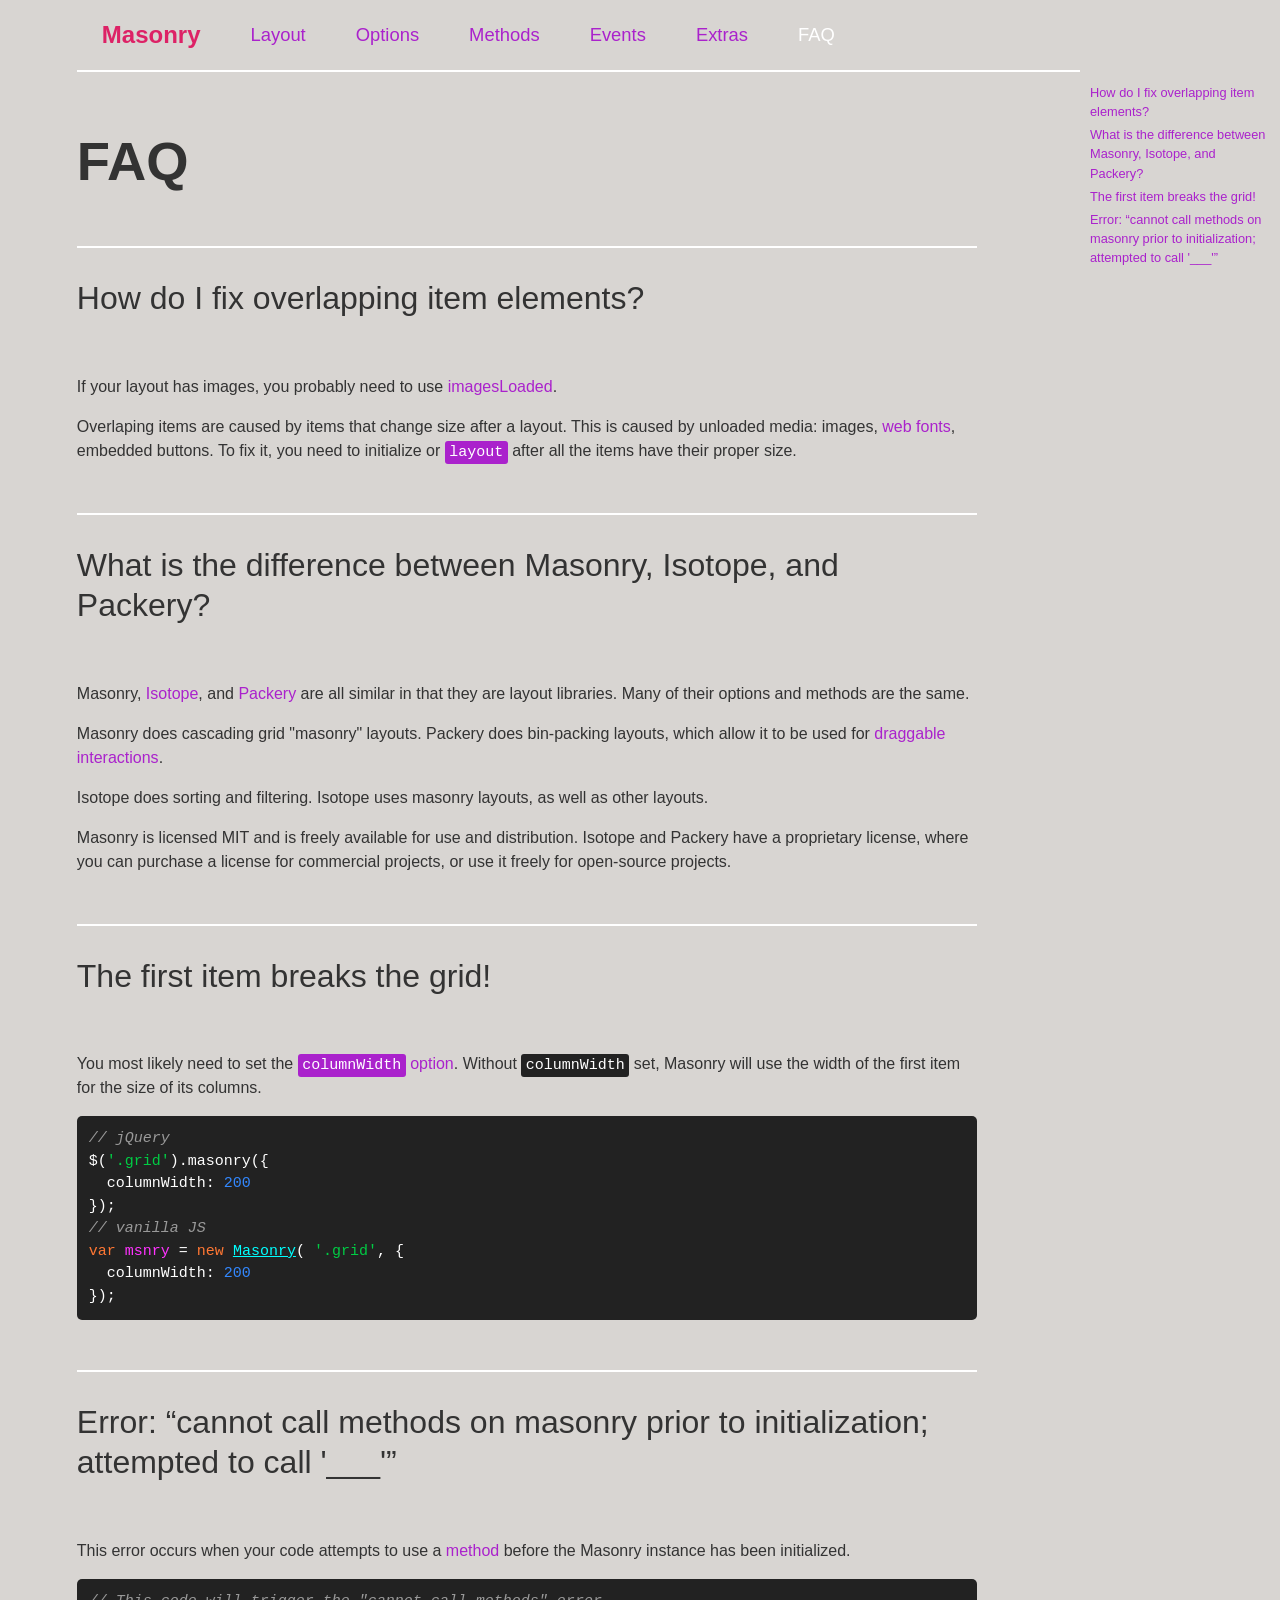
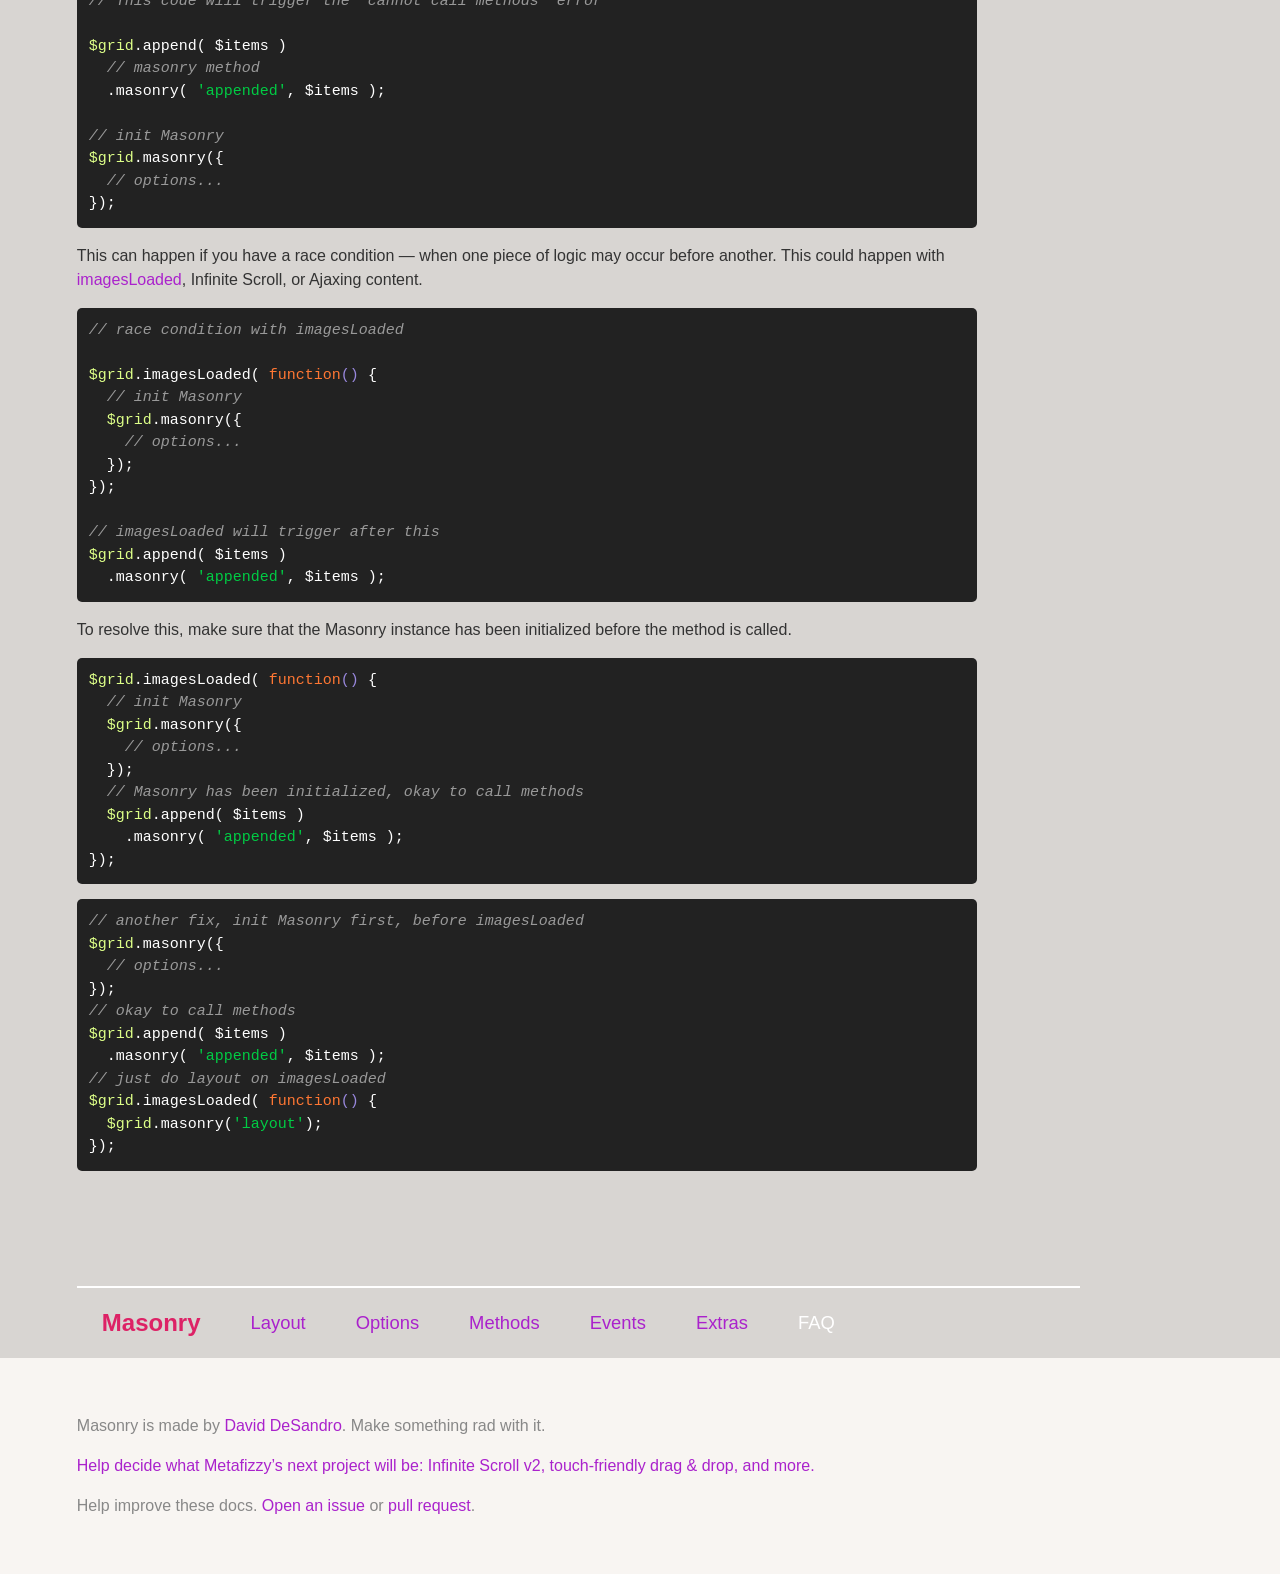
<file: masonry/masonry-docs/faq.html>
<!doctype html>
<html class="export">
<head>
  <meta charset="utf-8">
  <meta http-equiv="X-UA-Compatible" content="IE=edge,chrome=1">
  <meta name="viewport" content="width=device-width">
  <meta name="description" content="Cascading grid layout library">

  <title>Masonry &#xB7; FAQ</title>

    <link rel="stylesheet" href="css/masonry-docs.css" media="screen">

</head>
<body class="page--faq" data-page="faq">

  <div class="site-nav">
    <div class="container">
      <ol class="site-nav__list">
        <li class="site-nav__item site-nav__item--homepage">
          <a href=".">Masonry</a></li>
        <li class="site-nav__item site-nav__item--layout">
          <a href="layout.html">Layout</a></li>
        <li class="site-nav__item site-nav__item--options">
          <a href="options.html">Options</a></li>
        <li class="site-nav__item site-nav__item--methods">
          <a href="methods.html">Methods</a></li>
        <li class="site-nav__item site-nav__item--events">
          <a href="events.html">Events</a></li>
        <li class="site-nav__item site-nav__item--extras">
          <a href="extras.html">Extras</a></li>
        <li class="site-nav__item site-nav__item--faq">
          <a href="faq.html">FAQ</a></li>
      </ol>
    </div>
  </div>


  <div id="content" class="content container">

      <h1>FAQ</h1>

    <ul class="page-nav">
<li class="page-nav__item page-nav__item--h2"><a href="#how-do-i-fix-overlapping-item-elements">How do I fix overlapping item elements?</a></li>
<li class="page-nav__item page-nav__item--h2"><a href="#what-is-the-difference-between-masonry-isotope-and-packery">What is the difference between Masonry, Isotope, and Packery?</a></li>
<li class="page-nav__item page-nav__item--h2"><a href="#the-first-item-breaks-the-grid">The first item breaks the grid!</a></li>
<li class="page-nav__item page-nav__item--h2"><a href="#error-cannot-call-methods-on-masonry-prior-to-initialization-attempted-to-call-___">Error: &#x201C;cannot call methods on masonry prior to initialization; attempted to call &apos;___&apos;&#x201D;</a></li>
</ul>



<h2 id="how-do-i-fix-overlapping-item-elements">How do I fix overlapping item elements?</h2>

<p>If your layout has images, you probably need to use <a href="layout.html#imagesloaded">imagesLoaded</a>.</p>

<p>Overlaping items are caused by items that change size after a layout. This is caused by unloaded media: images, <a href="extras.html#web-fonts">web fonts</a>, embedded buttons. To fix it, you need to initialize or <a href="methods.html#layout"><code>layout</code></a> after all the items have their proper size.</p>


<h2 id="what-is-the-difference-between-masonry-isotope-and-packery">What is the difference between Masonry, Isotope, and Packery?</h2>

<p>Masonry, <a href="http://isotope.metafizzy.co">Isotope</a>, and <a href="http://packery.metafizzy.co">Packery</a> are all similar in that they are layout libraries. Many of their options and methods are the same.</p>

<p>Masonry does cascading grid &quot;masonry&quot; layouts. Packery does bin-packing layouts, which allow it to be used for <a href="">draggable interactions</a>.</p>

<p>Isotope does sorting and filtering. Isotope uses masonry layouts, as well as other layouts. </p>

<p>Masonry is licensed MIT and is freely available for use and distribution. Isotope and Packery have a proprietary license, where you can purchase a license for commercial projects, or use it freely for open-source projects.</p>


<h2 id="the-first-item-breaks-the-grid">The first item breaks the grid!</h2>

<p>You most likely need to set the <a href="options.html#columnwidth"><code>columnWidth</code> option</a>. Without <code>columnWidth</code> set, Masonry will use the width of the first item for the size of its columns.</p>

<pre><code class="js"><span class="comment">// jQuery</span>
$(<span class="string">&apos;.grid&apos;</span>).masonry({
  columnWidth: <span class="number">200</span>
});
<span class="comment">// vanilla JS</span>
<span class="keyword">var</span> <span class="masonry_var">msnry</span> = <span class="keyword">new</span> <span class="masonry_keyword">Masonry</span>( <span class="string">&apos;.grid&apos;</span>, {
  columnWidth: <span class="number">200</span>
});
</code></pre>


<h2 id="error-cannot-call-methods-on-masonry-prior-to-initialization-attempted-to-call-___">Error: &#x201C;cannot call methods on masonry prior to initialization; attempted to call &apos;___&apos;&#x201D;</h2>

<p>This error occurs when your code attempts to use a <a href="methods.html">method</a> before the Masonry instance has been initialized.</p>

<pre><code class="js"><span class="comment">// This code will trigger the &quot;cannot call methods&quot; error</span>

<span class="jquery_var">$grid</span>.append( $items )
  <span class="comment">// masonry method</span>
  .masonry( <span class="string">&apos;appended&apos;</span>, $items );

<span class="comment">// init Masonry</span>
<span class="jquery_var">$grid</span>.masonry({
  <span class="comment">// options...</span>
});
</code></pre>


<p>This can happen if you have a race condition &#x2014; when one piece of logic may occur before another. This could happen with <a href="layout.html#imagesloaded">imagesLoaded</a>, Infinite Scroll, or Ajaxing content.</p>

<pre><code class="js"><span class="comment">// race condition with imagesLoaded</span>

<span class="jquery_var">$grid</span>.imagesLoaded( <span class="function"><span class="keyword">function</span><span class="params">()</span> </span>{
  <span class="comment">// init Masonry</span>
  <span class="jquery_var">$grid</span>.masonry({
    <span class="comment">// options...</span>
  });
});

<span class="comment">// imagesLoaded will trigger after this</span>
<span class="jquery_var">$grid</span>.append( $items )
  .masonry( <span class="string">&apos;appended&apos;</span>, $items );
</code></pre>

<p>To resolve this, make sure that the Masonry instance has been initialized before the method is called.</p>

<pre><code class="js"><span class="jquery_var">$grid</span>.imagesLoaded( <span class="function"><span class="keyword">function</span><span class="params">()</span> </span>{
  <span class="comment">// init Masonry</span>
  <span class="jquery_var">$grid</span>.masonry({
    <span class="comment">// options...</span>
  });
  <span class="comment">// Masonry has been initialized, okay to call methods</span>
  <span class="jquery_var">$grid</span>.append( $items )
    .masonry( <span class="string">&apos;appended&apos;</span>, $items );
});
</code></pre>

<pre><code class="js"><span class="comment">// another fix, init Masonry first, before imagesLoaded</span>
<span class="jquery_var">$grid</span>.masonry({
  <span class="comment">// options...</span>
});
<span class="comment">// okay to call methods</span>
<span class="jquery_var">$grid</span>.append( $items )
  .masonry( <span class="string">&apos;appended&apos;</span>, $items );
<span class="comment">// just do layout on imagesLoaded</span>
<span class="jquery_var">$grid</span>.imagesLoaded( <span class="function"><span class="keyword">function</span><span class="params">()</span> </span>{
  <span class="jquery_var">$grid</span>.masonry(<span class="string">&apos;layout&apos;</span>);
});
</code></pre>


  </div>

  <div class="site-nav">
    <div class="container">
      <ol class="site-nav__list">
        <li class="site-nav__item site-nav__item--homepage">
          <a href=".">Masonry</a></li>
        <li class="site-nav__item site-nav__item--layout">
          <a href="layout.html">Layout</a></li>
        <li class="site-nav__item site-nav__item--options">
          <a href="options.html">Options</a></li>
        <li class="site-nav__item site-nav__item--methods">
          <a href="methods.html">Methods</a></li>
        <li class="site-nav__item site-nav__item--events">
          <a href="events.html">Events</a></li>
        <li class="site-nav__item site-nav__item--extras">
          <a href="extras.html">Extras</a></li>
        <li class="site-nav__item site-nav__item--faq">
          <a href="faq.html">FAQ</a></li>
      </ol>
    </div>
  </div>

  <div class="site-footer">
  
    <div class="container">
        <p class="site-footer__copy">
          Masonry is made by <a href="http://desandro.com">David DeSandro</a>.
          Make something rad with it.
        </p>
  
  
      <p class="site-footer__copy"><a href="https://github.com/metafizzy/next-project/issues">Help decide what Metafizzy&#x2019;s next project will be: Infinite Scroll v2, touch-friendly drag &amp; drop, and more.</a></p>
  
      <p class="site-footer__copy">Help improve these docs.
        <a href="https://github.com/desandro/masonry-docs/issues/">Open an issue</a> or
        <a href="https://github.com/desandro/masonry-docs/blob/master/content/faq.mustache">pull request</a>.</p>
  
    </div>
  
  </div>

  <script src="js/masonry-docs.min.js"></script>


</body>
</html>
</file>
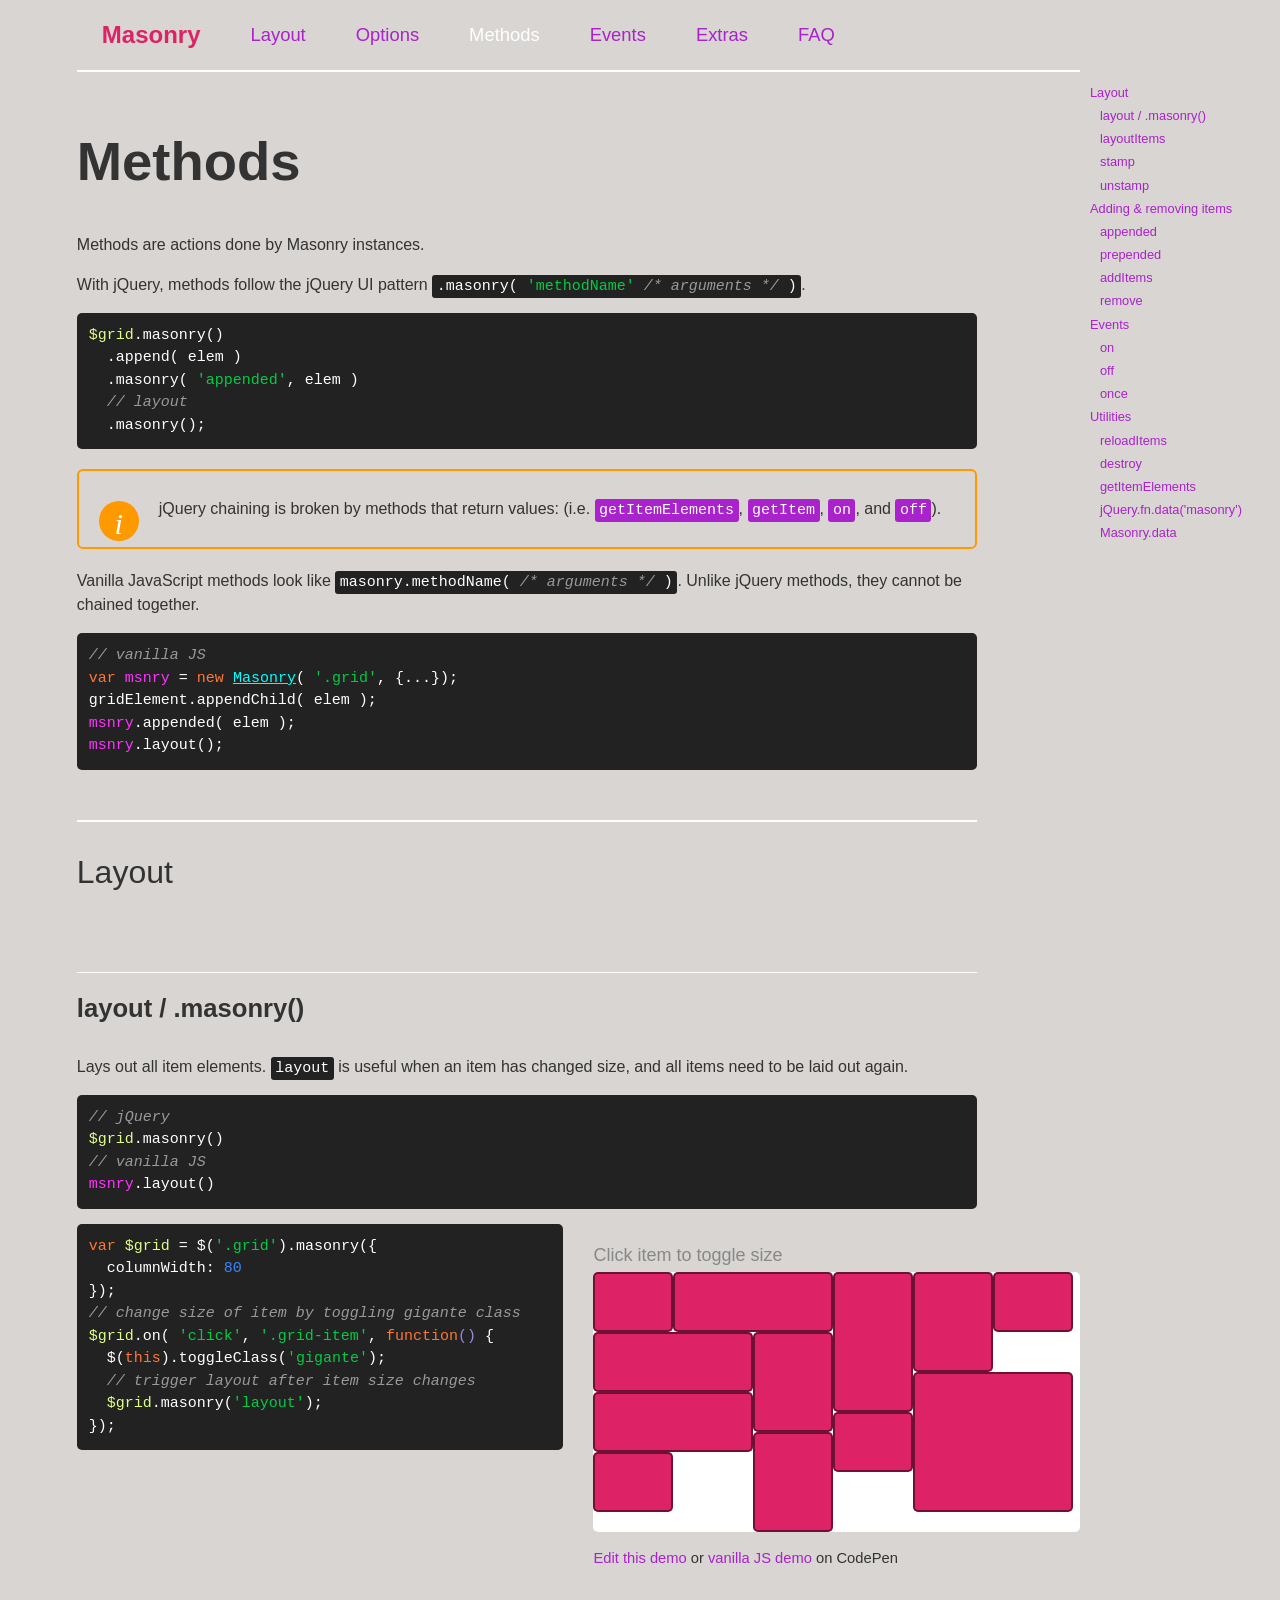
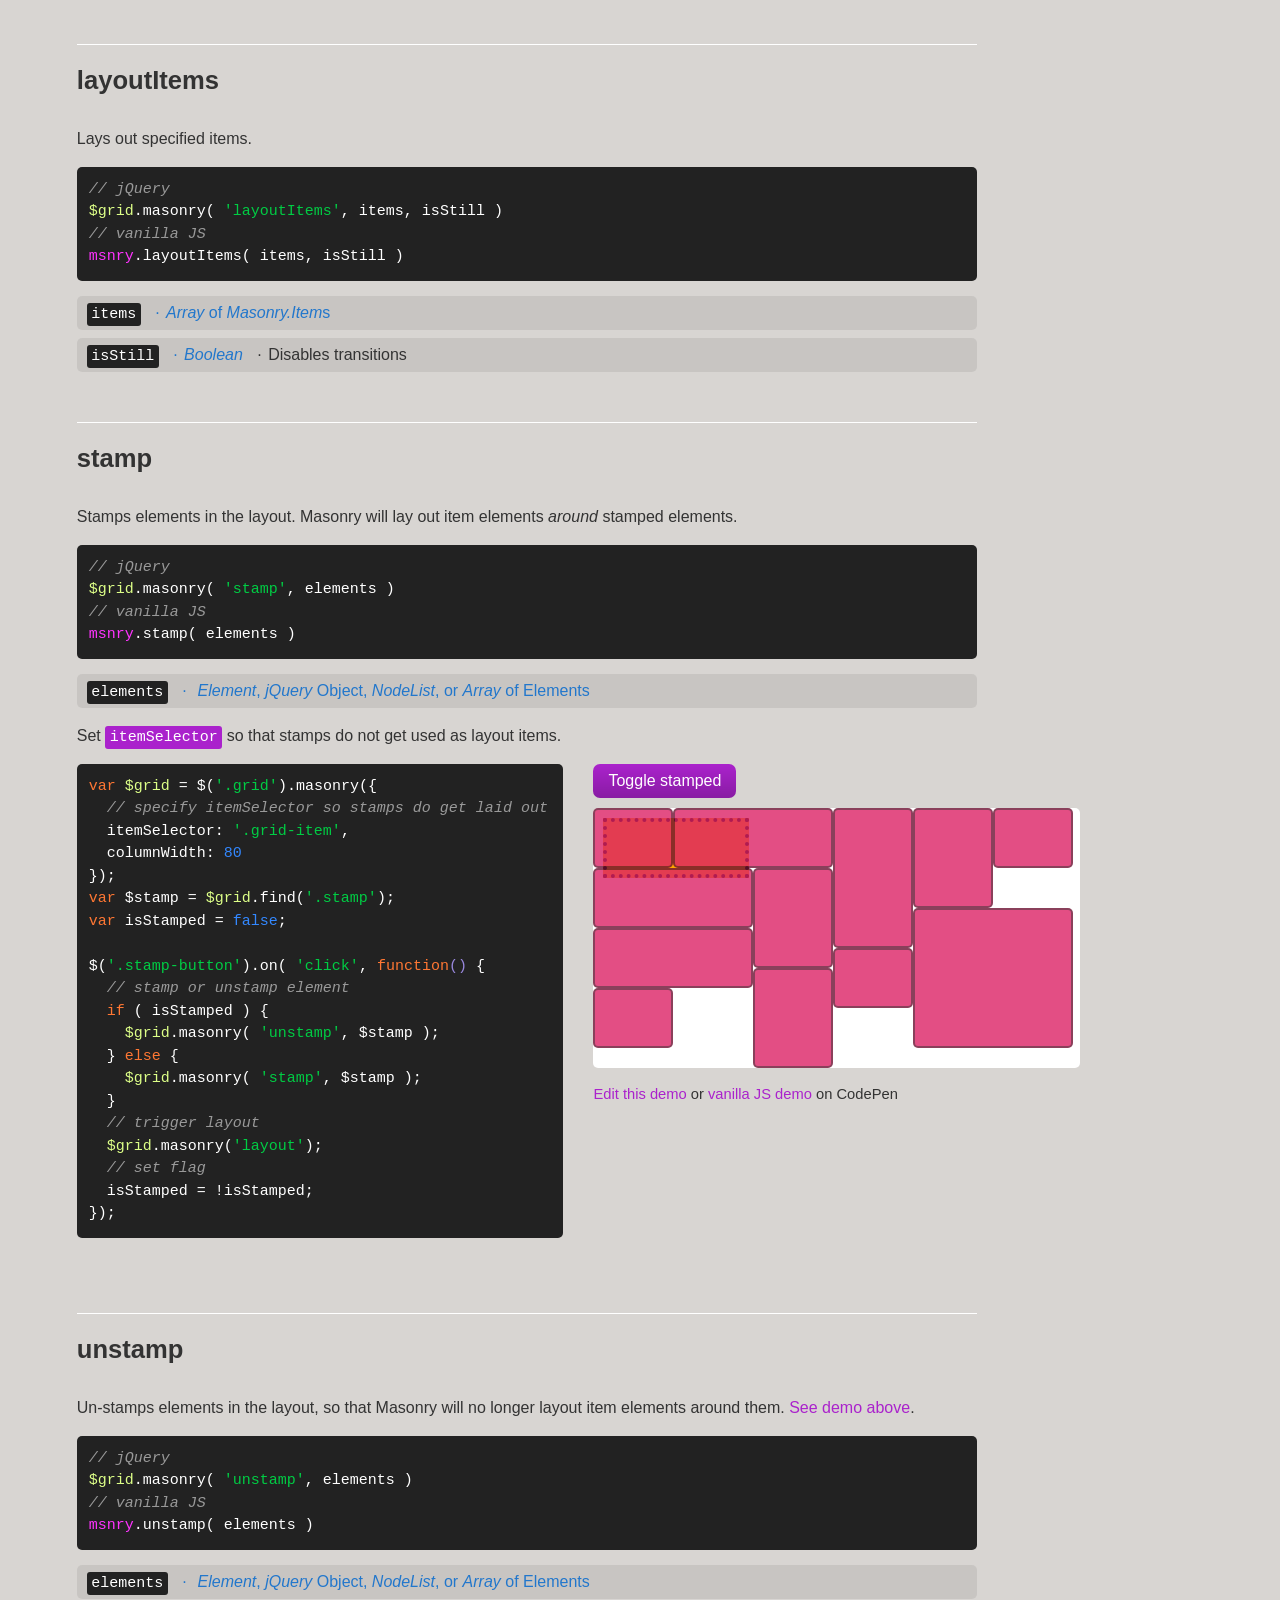
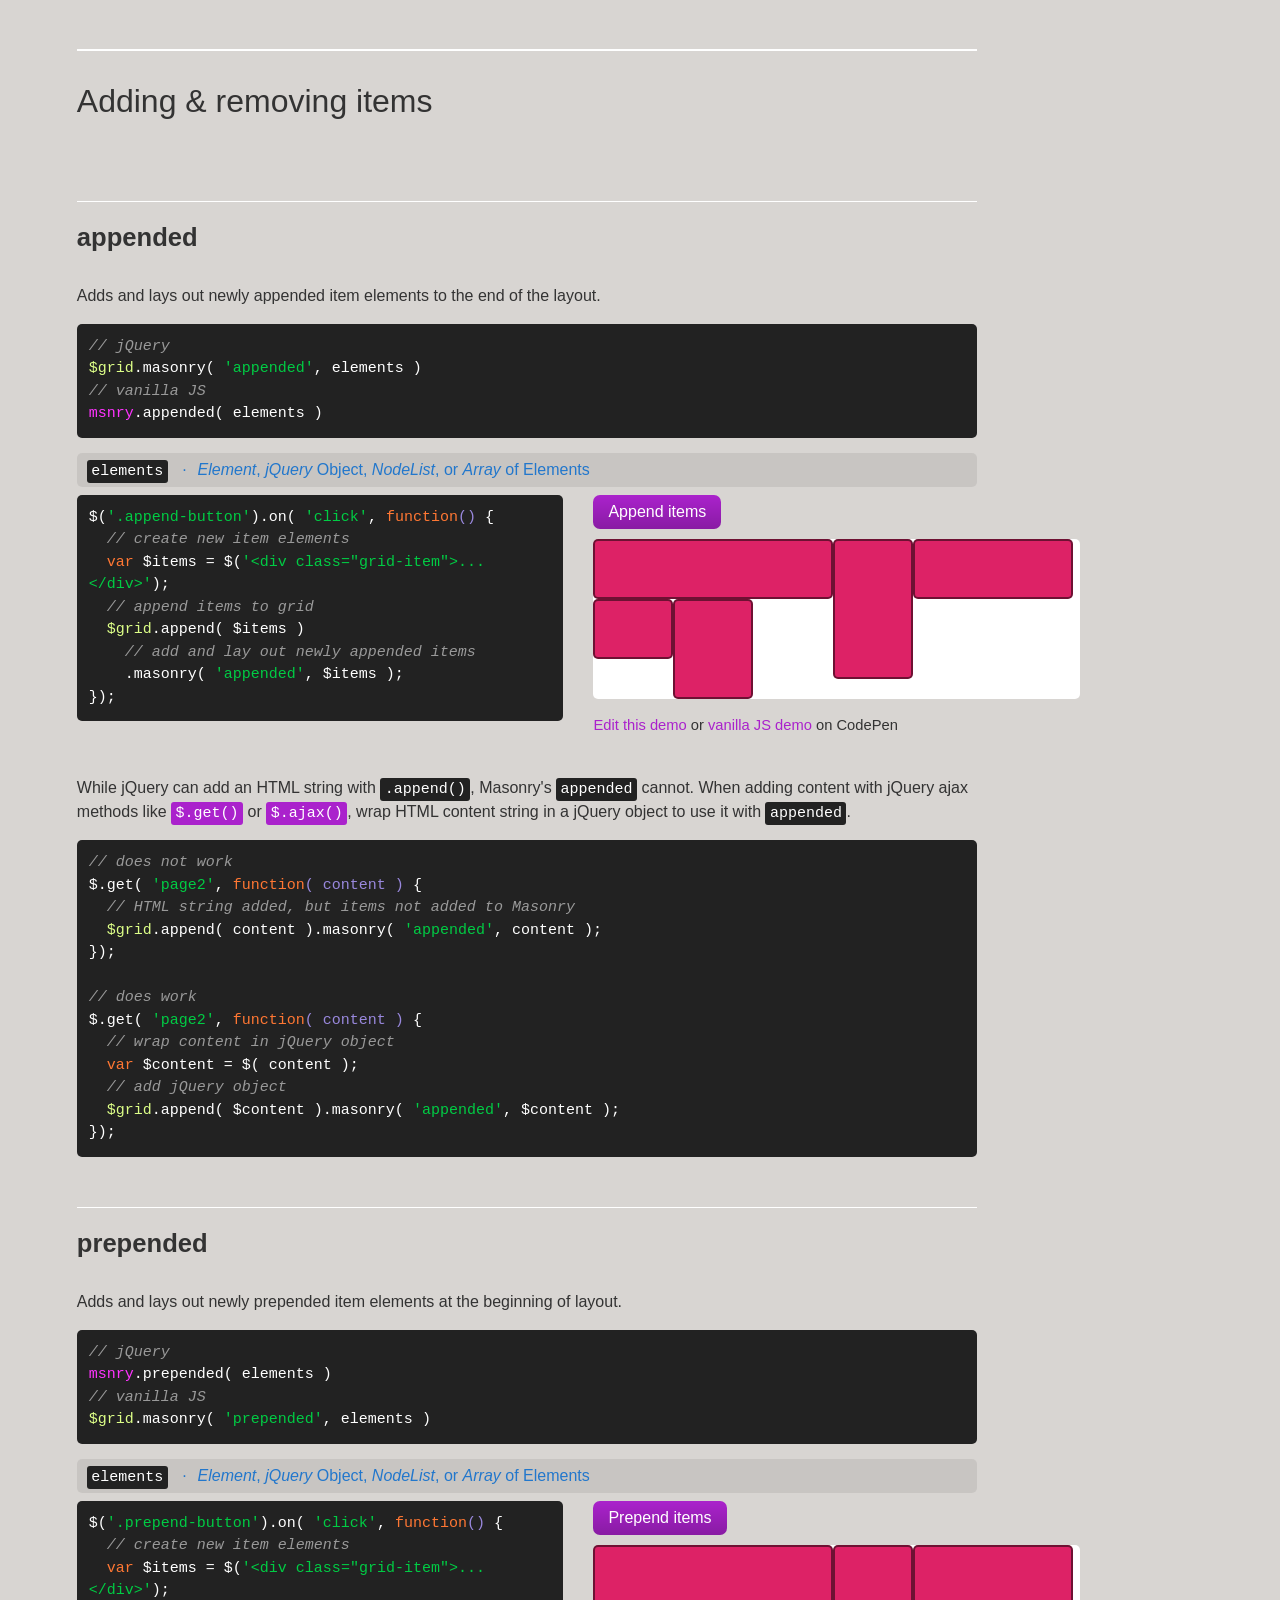
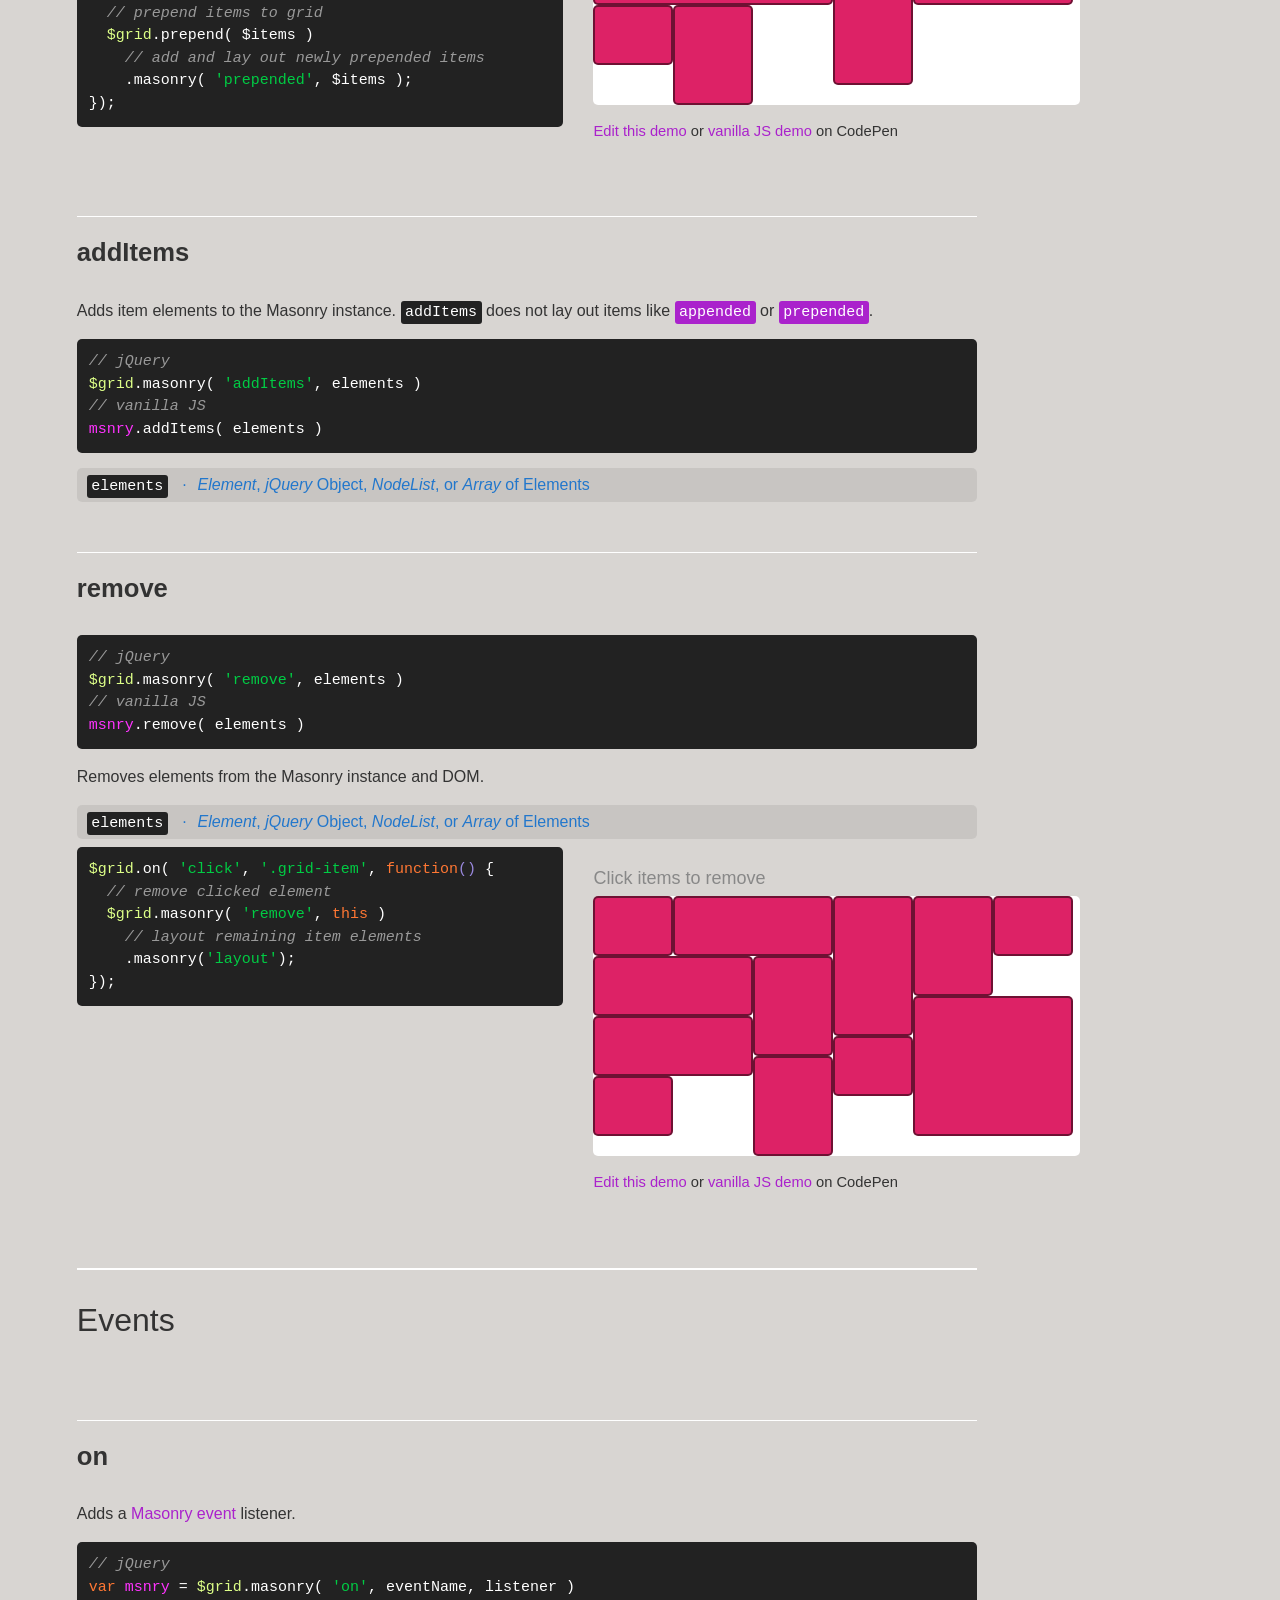
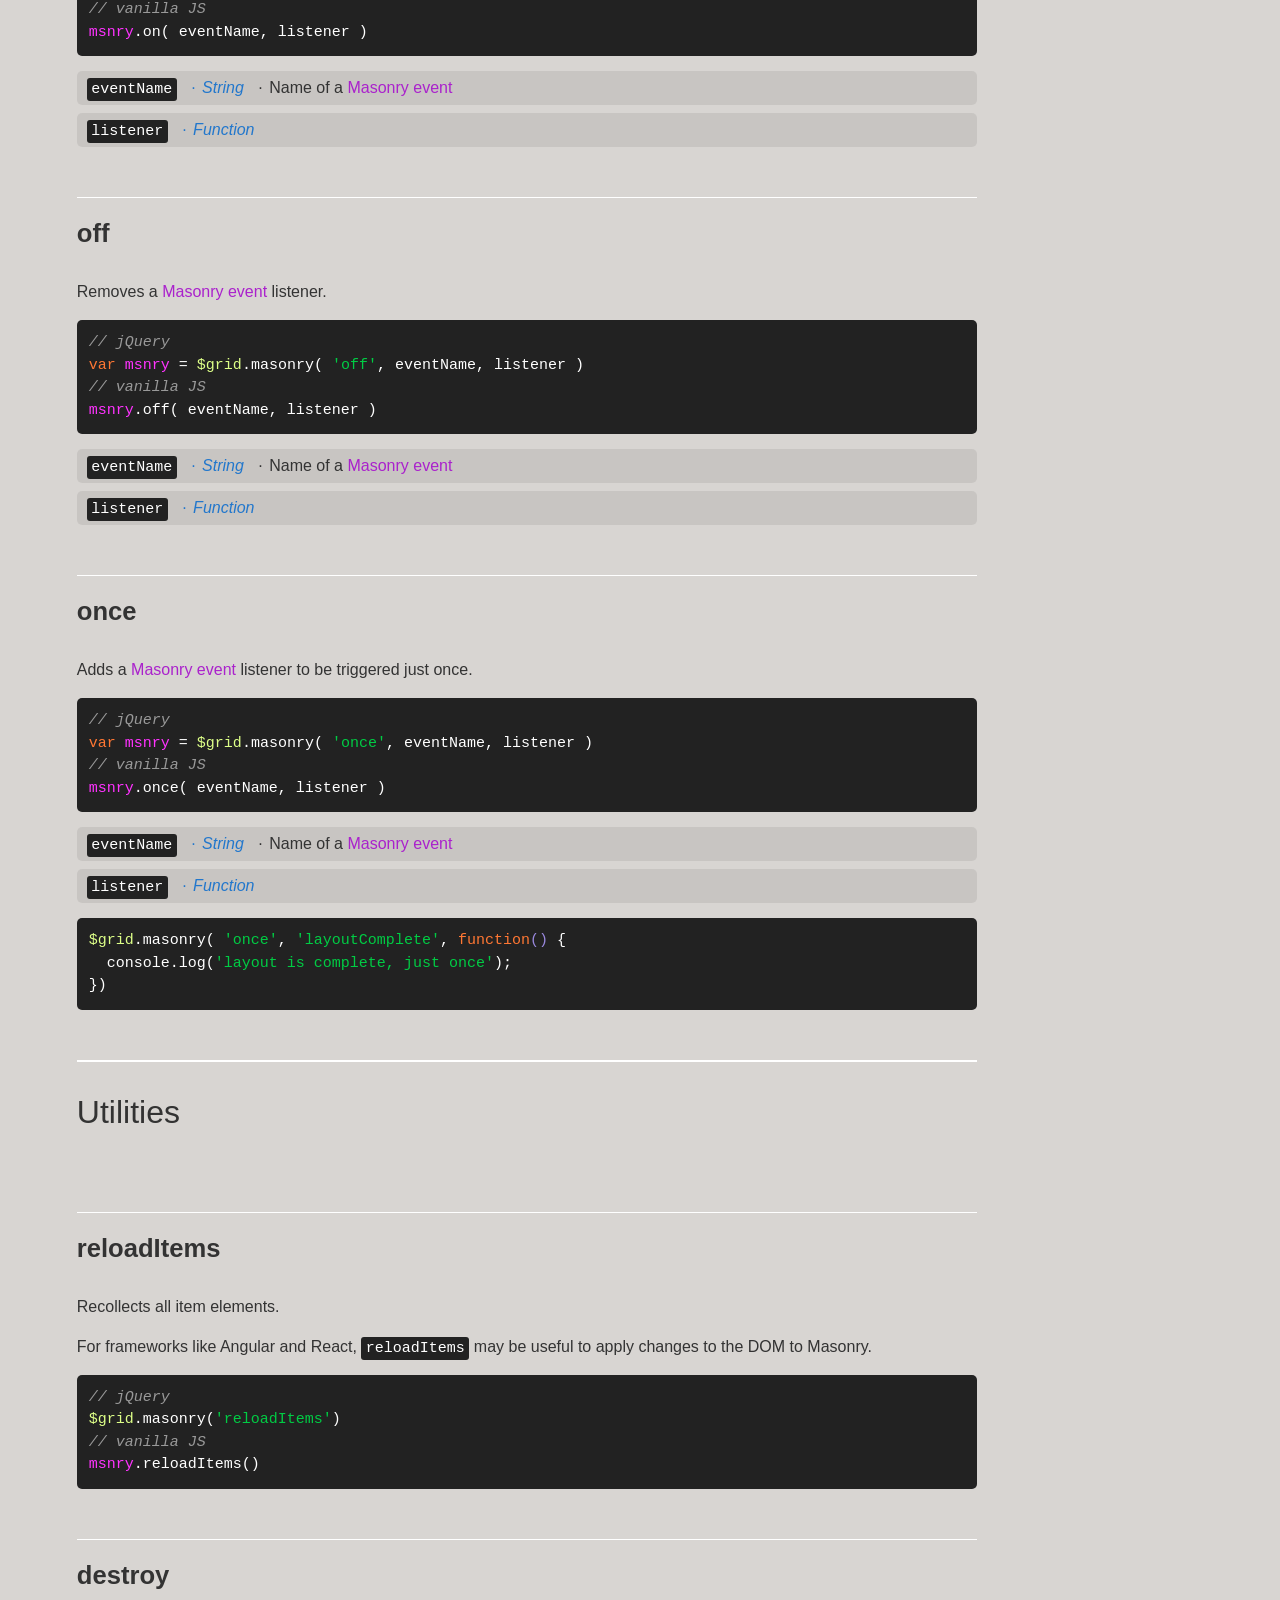
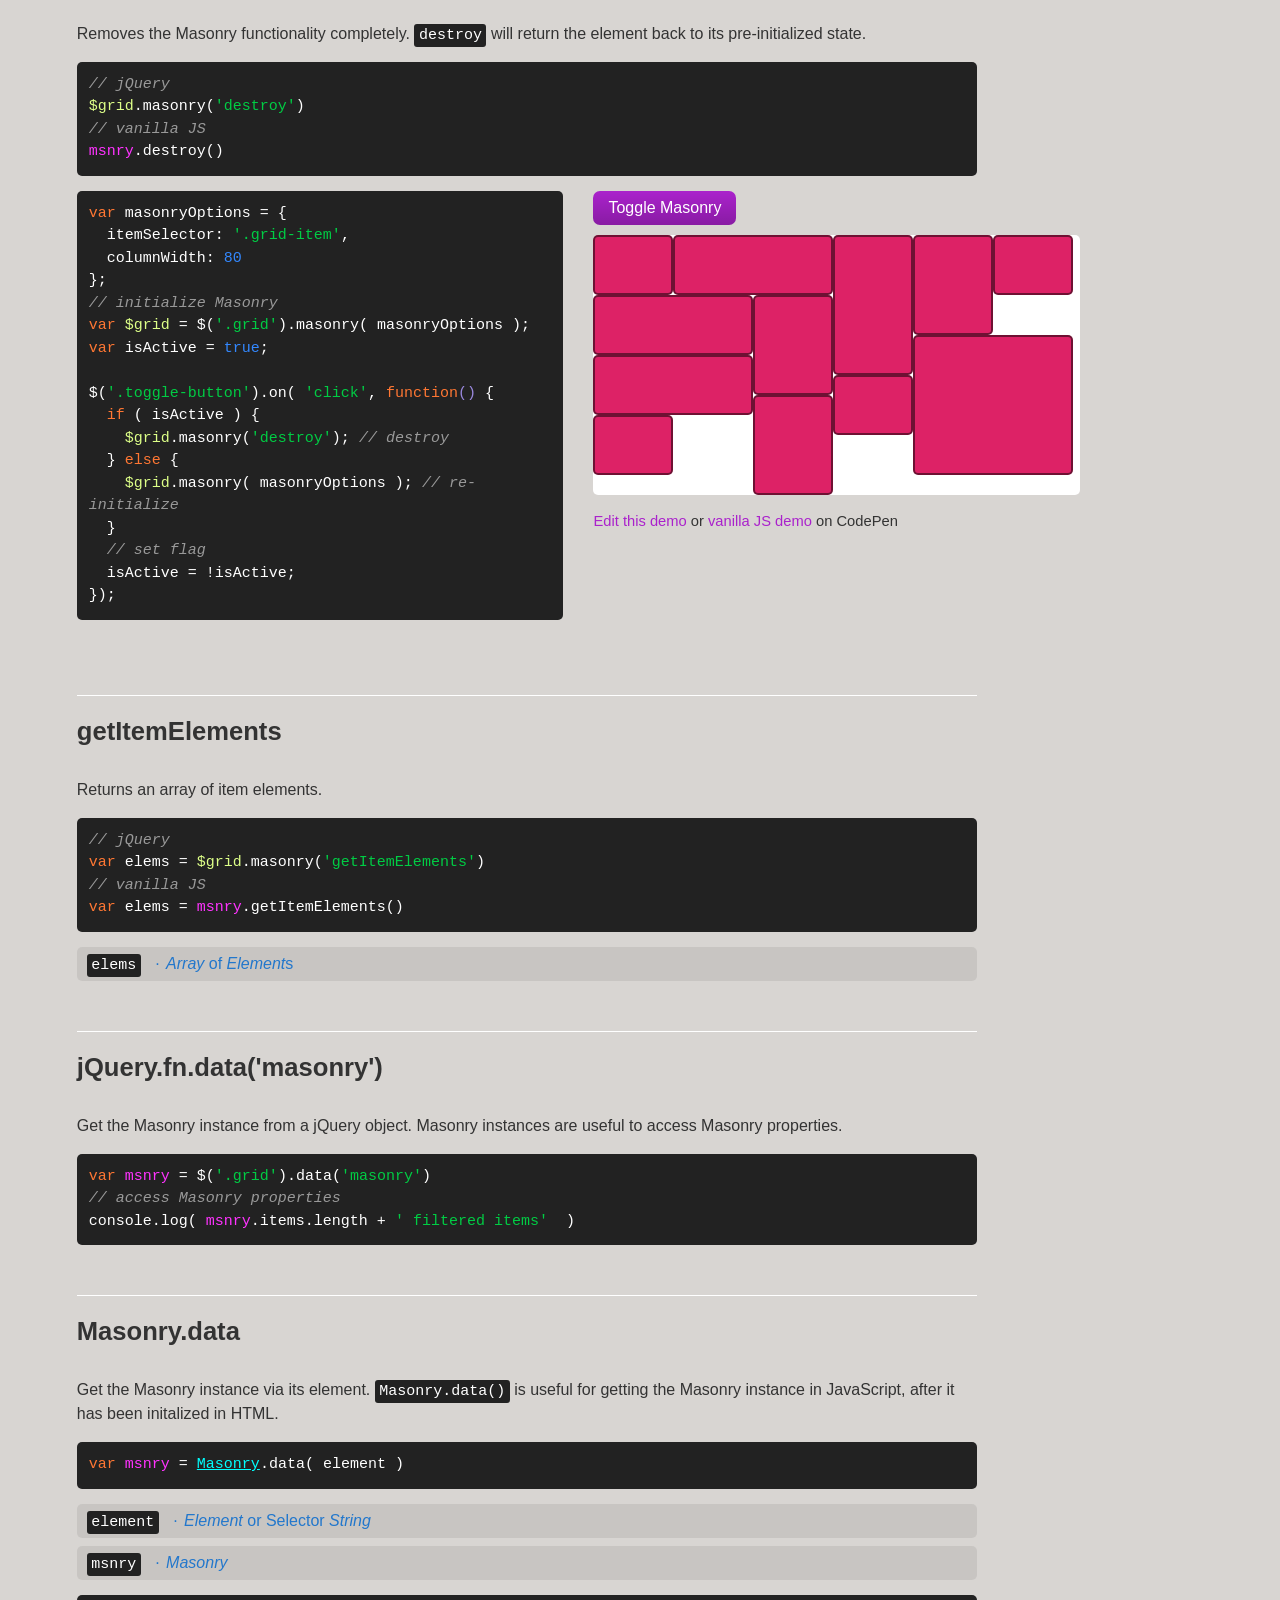
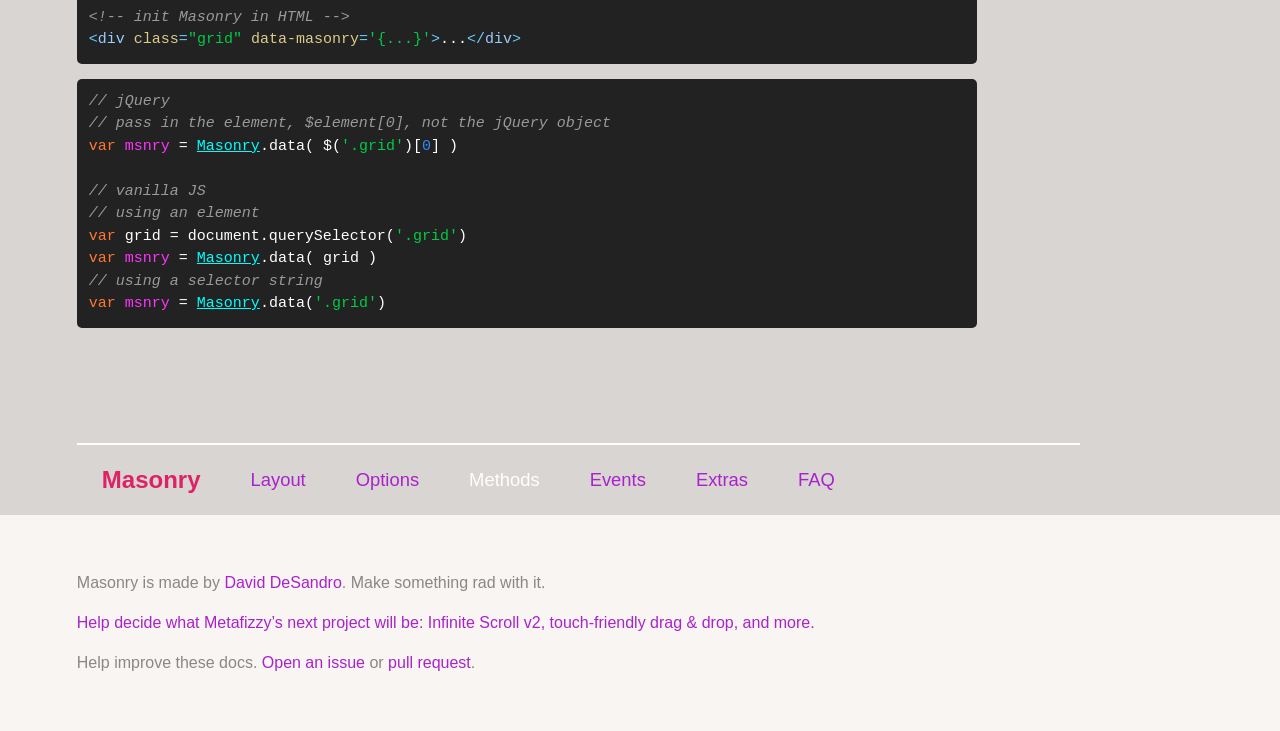
<file: masonry/masonry-docs/methods.html>
<!doctype html>
<html class="export">
<head>
  <meta charset="utf-8">
  <meta http-equiv="X-UA-Compatible" content="IE=edge,chrome=1">
  <meta name="viewport" content="width=device-width">
  <meta name="description" content="Cascading grid layout library">

  <title>Masonry &#xB7; Methods</title>

    <link rel="stylesheet" href="css/masonry-docs.css" media="screen">

</head>
<body class="page--methods" data-page="methods">

  <div class="site-nav">
    <div class="container">
      <ol class="site-nav__list">
        <li class="site-nav__item site-nav__item--homepage">
          <a href=".">Masonry</a></li>
        <li class="site-nav__item site-nav__item--layout">
          <a href="layout.html">Layout</a></li>
        <li class="site-nav__item site-nav__item--options">
          <a href="options.html">Options</a></li>
        <li class="site-nav__item site-nav__item--methods">
          <a href="methods.html">Methods</a></li>
        <li class="site-nav__item site-nav__item--events">
          <a href="events.html">Events</a></li>
        <li class="site-nav__item site-nav__item--extras">
          <a href="extras.html">Extras</a></li>
        <li class="site-nav__item site-nav__item--faq">
          <a href="faq.html">FAQ</a></li>
      </ol>
    </div>
  </div>


  <div id="content" class="content container">

      <h1>Methods</h1>

    <ul class="page-nav">
<li class="page-nav__item page-nav__item--h2"><a href="#layout">Layout</a></li>
<li class="page-nav__item page-nav__item--h3"><a href="#layout-masonry">layout / .masonry()</a></li>
<li class="page-nav__item page-nav__item--h3"><a href="#layoutitems">layoutItems</a></li>
<li class="page-nav__item page-nav__item--h3"><a href="#stamp">stamp</a></li>
<li class="page-nav__item page-nav__item--h3"><a href="#unstamp">unstamp</a></li>
<li class="page-nav__item page-nav__item--h2"><a href="#adding-removing-items">Adding &amp; removing items</a></li>
<li class="page-nav__item page-nav__item--h3"><a href="#appended">appended</a></li>
<li class="page-nav__item page-nav__item--h3"><a href="#prepended">prepended</a></li>
<li class="page-nav__item page-nav__item--h3"><a href="#additems">addItems</a></li>
<li class="page-nav__item page-nav__item--h3"><a href="#remove">remove</a></li>
<li class="page-nav__item page-nav__item--h2"><a href="#events">Events</a></li>
<li class="page-nav__item page-nav__item--h3"><a href="#on">on</a></li>
<li class="page-nav__item page-nav__item--h3"><a href="#off">off</a></li>
<li class="page-nav__item page-nav__item--h3"><a href="#once">once</a></li>
<li class="page-nav__item page-nav__item--h2"><a href="#utilities">Utilities</a></li>
<li class="page-nav__item page-nav__item--h3"><a href="#reloaditems">reloadItems</a></li>
<li class="page-nav__item page-nav__item--h3"><a href="#destroy">destroy</a></li>
<li class="page-nav__item page-nav__item--h3"><a href="#getitemelements">getItemElements</a></li>
<li class="page-nav__item page-nav__item--h3"><a href="#jquery-fn-data-masonry">jQuery.fn.data(&apos;masonry&apos;)</a></li>
<li class="page-nav__item page-nav__item--h3"><a href="#masonry-data">Masonry.data</a></li>
</ul>


<p>Methods are actions done by Masonry instances.</p>

<p>With jQuery, methods follow the jQuery UI pattern <code>.masonry( <span class="string">&apos;methodName&apos;</span> <span class="comment">/* arguments */</span> )</code>.</p>

<pre><code class="js"><span class="jquery_var">$grid</span>.masonry()
  .append( elem )
  .masonry( <span class="string">&apos;appended&apos;</span>, elem )
  <span class="comment">// layout</span>
  .masonry();
</code></pre>

<div class="call-out">
  <p>jQuery chaining is broken by methods that return values: (i.e. 
    <a href="#getitemelements"><code>getItemElements</code></a>,
    <a href="#getitem"><code>getItem</code></a>,
    <a href="#on"><code>on</code></a>, and
    <a href="#off"><code>off</code></a>).
  </p>
</div>

<p>Vanilla JavaScript methods look like <code>masonry.methodName( <span class="comment">/* arguments */</span> )</code>. Unlike jQuery methods, they cannot be chained together.</p>

<pre><code class="js"><span class="comment">// vanilla JS</span>
<span class="keyword">var</span> <span class="masonry_var">msnry</span> = <span class="keyword">new</span> <span class="masonry_keyword">Masonry</span>( <span class="string">&apos;.grid&apos;</span>, {...});
gridElement.appendChild( elem );
<span class="masonry_var">msnry</span>.appended( elem );
<span class="masonry_var">msnry</span>.layout();
</code></pre>


<h2 id="layout">Layout</h2>


<h3 id="layout-masonry">layout / .masonry()</h3>

<p>Lays out all item elements. <code>layout</code> is useful when an item has changed size, and all items need to be laid out again.</p>

<pre><code class="js"><span class="comment">// jQuery</span>
<span class="jquery_var">$grid</span>.masonry()
<span class="comment">// vanilla JS</span>
<span class="masonry_var">msnry</span>.layout()
</code></pre>

<div class="duo example">
  <div class="duo__cell example__code">
<pre><code class="js"><span class="keyword">var</span> <span class="jquery_var">$grid</span> = $(<span class="string">&apos;.grid&apos;</span>).masonry({
  columnWidth: <span class="number">80</span>
});
<span class="comment">// change size of item by toggling gigante class</span>
<span class="jquery_var">$grid</span>.on( <span class="string">&apos;click&apos;</span>, <span class="string">&apos;.grid-item&apos;</span>, <span class="function"><span class="keyword">function</span><span class="params">()</span> </span>{
  $(<span class="keyword">this</span>).toggleClass(<span class="string">&apos;gigante&apos;</span>);
  <span class="comment">// trigger layout after item size changes</span>
  <span class="jquery_var">$grid</span>.masonry(<span class="string">&apos;layout&apos;</span>);
});
</code></pre>
  </div>
  <div class="duo__cell example__demo" data-js-module="layout-demo">
    <p class="instruction">Click item to toggle size</p>
  
    <div class="grid grid--clickable">
      <div class="grid-item"></div>
      <div class="grid-item grid-item--width2"></div>
      <div class="grid-item grid-item--height3"></div>
      <div class="grid-item grid-item--height2"></div>
      <div class="grid-item grid-item--width2"></div>
      <div class="grid-item"></div>
      <div class="grid-item grid-item--width2 grid-item--height3"></div>
      <div class="grid-item grid-item--height2"></div>
      <div class="grid-item grid-item--width2"></div>
      <div class="grid-item"></div>
      <div class="grid-item grid-item--height2"></div>
      <div class="grid-item"></div>
    </div>
  
    <p class="edit-demo">
        <a href="http://codepen.io/desandro/pen/JdEyYQ">Edit this demo</a>
        or <a href="http://codepen.io/desandro/pen/vdkJn">vanilla JS demo</a> on CodePen
    </p>
  </div>
</div>


<h3 id="layoutitems">layoutItems</h3>

<p>Lays out specified items.</p>

<pre><code class="js"><span class="comment">// jQuery</span>
<span class="jquery_var">$grid</span>.masonry( <span class="string">&apos;layoutItems&apos;</span>, items, isStill )
<span class="comment">// vanilla JS</span>
<span class="masonry_var">msnry</span>.layoutItems( items, isStill )
</code></pre>

<p class="variable">
  <code class="variable__code">items</code>
  <span class="variable__type"><i>Array</i> of <i>Masonry.Item</i>s</span>
</p>

<p class="variable">
  <code class="variable__code">isStill</code>
  <span class="variable__type"><i>Boolean</i></span>
  <span class="variable__description">Disables transitions</span>
</p>


<h3 id="stamp">stamp</h3>

<p>Stamps elements in the layout. Masonry will lay out item elements <em>around</em> stamped elements.</p>

<pre><code class="js"><span class="comment">// jQuery</span>
<span class="jquery_var">$grid</span>.masonry( <span class="string">&apos;stamp&apos;</span>, elements )
<span class="comment">// vanilla JS</span>
<span class="masonry_var">msnry</span>.stamp( elements )
</code></pre>

<p class="variable">
  <code class="variable__code">elements</code>
  <span class="variable__type">
    <i>Element</i>,
    <i>jQuery</i> Object,
    <i>NodeList</i>, or
    <i>Array</i> of Elements
  </span>
</p>

<p>Set <a href="options.html#itemselector"><code>itemSelector</code></a> so that stamps do not get used as layout items.</p>

<div class="duo example">
  <div class="duo__cell example__code">
<pre><code class="js"><span class="keyword">var</span> <span class="jquery_var">$grid</span> = $(<span class="string">&apos;.grid&apos;</span>).masonry({
  <span class="comment">// specify itemSelector so stamps do get laid out</span>
  itemSelector: <span class="string">&apos;.grid-item&apos;</span>,
  columnWidth: <span class="number">80</span>
});
<span class="keyword">var</span> $stamp = <span class="jquery_var">$grid</span>.find(<span class="string">&apos;.stamp&apos;</span>);
<span class="keyword">var</span> isStamped = <span class="literal">false</span>;

$(<span class="string">&apos;.stamp-button&apos;</span>).on( <span class="string">&apos;click&apos;</span>, <span class="function"><span class="keyword">function</span><span class="params">()</span> </span>{
  <span class="comment">// stamp or unstamp element</span>
  <span class="keyword">if</span> ( isStamped ) {
    <span class="jquery_var">$grid</span>.masonry( <span class="string">&apos;unstamp&apos;</span>, $stamp );
  } <span class="keyword">else</span> {
    <span class="jquery_var">$grid</span>.masonry( <span class="string">&apos;stamp&apos;</span>, $stamp );
  }
  <span class="comment">// trigger layout</span>
  <span class="jquery_var">$grid</span>.masonry(<span class="string">&apos;layout&apos;</span>);
  <span class="comment">// set flag</span>
  isStamped = !isStamped;
});
</code></pre>
  </div>
  <div class="duo__cell example__demo" data-js-module="stamp-methods-demo">
    <button class="button stamp-button">Toggle stamped</button>
    <div class="grid grid--has-stamp grid--stamp-methods-demo">
      <div class="stamp stamp--stamp-methods-demo"></div>
      <div class="grid-item"></div>
      <div class="grid-item grid-item--width2"></div>
      <div class="grid-item grid-item--height3"></div>
      <div class="grid-item grid-item--height2"></div>
      <div class="grid-item grid-item--width2"></div>
      <div class="grid-item"></div>
      <div class="grid-item grid-item--width2 grid-item--height3"></div>
      <div class="grid-item grid-item--height2"></div>
      <div class="grid-item grid-item--width2"></div>
      <div class="grid-item"></div>
      <div class="grid-item grid-item--height2"></div>
      <div class="grid-item"></div>
    </div>
    <p class="edit-demo">
        <a href="http://codepen.io/desandro/pen/MwJvbq">Edit this demo</a>
        or <a href="http://codepen.io/desandro/pen/wKpjs">vanilla JS demo</a> on CodePen
    </p>
  </div>
</div>


<h3 id="unstamp">unstamp</h3>

<p>Un-stamps elements in the layout, so that Masonry will no longer layout item elements around them. <a href="#stamp">See demo above</a>.</p>

<pre><code class="js"><span class="comment">// jQuery</span>
<span class="jquery_var">$grid</span>.masonry( <span class="string">&apos;unstamp&apos;</span>, elements )
<span class="comment">// vanilla JS</span>
<span class="masonry_var">msnry</span>.unstamp( elements )
</code></pre>

<p class="variable">
  <code class="variable__code">elements</code>
  <span class="variable__type">
    <i>Element</i>,
    <i>jQuery</i> Object,
    <i>NodeList</i>, or
    <i>Array</i> of Elements
  </span>
</p>


<h2 id="adding-removing-items">Adding &amp; removing items</h2>


<h3 id="appended">appended</h3>

<p>Adds and lays out newly appended item elements to the end of the layout.</p>

<pre><code class="js"><span class="comment">// jQuery</span>
<span class="jquery_var">$grid</span>.masonry( <span class="string">&apos;appended&apos;</span>, elements )
<span class="comment">// vanilla JS</span>
<span class="masonry_var">msnry</span>.appended( elements )
</code></pre>

<p class="variable">
  <code class="variable__code">elements</code>
  <span class="variable__type">
    <i>Element</i>,
    <i>jQuery</i> Object,
    <i>NodeList</i>, or
    <i>Array</i> of Elements
  </span>
</p>

<div class="duo example">
  <div class="duo__cell example__code">
<pre><code class="js">$(<span class="string">&apos;.append-button&apos;</span>).on( <span class="string">&apos;click&apos;</span>, <span class="function"><span class="keyword">function</span><span class="params">()</span> </span>{
  <span class="comment">// create new item elements</span>
  <span class="keyword">var</span> $items = $(<span class="string">&apos;&lt;div class=&quot;grid-item&quot;&gt;...&lt;/div&gt;&apos;</span>);
  <span class="comment">// append items to grid</span>
  <span class="jquery_var">$grid</span>.append( $items )
    <span class="comment">// add and lay out newly appended items</span>
    .masonry( <span class="string">&apos;appended&apos;</span>, $items );
});
</code></pre>
  </div>
  <div class="duo__cell example__demo" data-js-module="appended-demo">
    <button class="button append-button">Append items</button>
    <div class="grid">
      <div class="grid-item grid-item--width3"></div>
      <div class="grid-item grid-item--height3"></div>
      <div class="grid-item grid-item--width2"></div>
      <div class="grid-item"></div>
      <div class="grid-item grid-item--height2"></div>
    </div>
    <p class="edit-demo">
        <a href="http://codepen.io/desandro/pen/kwALv">Edit this demo</a>
        or <a href="http://codepen.io/desandro/pen/nhekz">vanilla JS demo</a> on CodePen
    </p>
  </div>
</div>

<p>While jQuery can add an HTML string with <code>.append()</code>, Masonry&apos;s <code>appended</code> cannot. When adding content with jQuery ajax methods like <a href="http://api.jquery.com/jquery.get/"><code>$.get()</code></a> or <a href="http://api.jquery.com/jquery.ajax/"><code>$.ajax()</code></a>, wrap HTML content string in a jQuery object to use it with <code>appended</code>.</p>

<pre><code class="js"><span class="comment">// does not work</span>
$.get( <span class="string">&apos;page2&apos;</span>, <span class="function"><span class="keyword">function</span><span class="params">( content )</span> </span>{
  <span class="comment">// HTML string added, but items not added to Masonry</span>
  <span class="jquery_var">$grid</span>.append( content ).masonry( <span class="string">&apos;appended&apos;</span>, content );
});

<span class="comment">// does work</span>
$.get( <span class="string">&apos;page2&apos;</span>, <span class="function"><span class="keyword">function</span><span class="params">( content )</span> </span>{
  <span class="comment">// wrap content in jQuery object</span>
  <span class="keyword">var</span> $content = $( content );
  <span class="comment">// add jQuery object</span>
  <span class="jquery_var">$grid</span>.append( $content ).masonry( <span class="string">&apos;appended&apos;</span>, $content );
});
</code></pre>


<h3 id="prepended">prepended</h3>

<p>Adds and lays out newly prepended item elements at the beginning of layout.</p>

<pre><code class="js"><span class="comment">// jQuery</span>
<span class="masonry_var">msnry</span>.prepended( elements )
<span class="comment">// vanilla JS</span>
<span class="jquery_var">$grid</span>.masonry( <span class="string">&apos;prepended&apos;</span>, elements )
</code></pre>

<p class="variable">
  <code class="variable__code">elements</code>
  <span class="variable__type">
    <i>Element</i>,
    <i>jQuery</i> Object,
    <i>NodeList</i>, or
    <i>Array</i> of Elements
  </span>
</p>

<div class="duo example">
  <div class="duo__cell example__code">
<pre><code class="js">$(<span class="string">&apos;.prepend-button&apos;</span>).on( <span class="string">&apos;click&apos;</span>, <span class="function"><span class="keyword">function</span><span class="params">()</span> </span>{
  <span class="comment">// create new item elements</span>
  <span class="keyword">var</span> $items = $(<span class="string">&apos;&lt;div class=&quot;grid-item&quot;&gt;...&lt;/div&gt;&apos;</span>);
  <span class="comment">// prepend items to grid</span>
  <span class="jquery_var">$grid</span>.prepend( $items )
    <span class="comment">// add and lay out newly prepended items</span>
    .masonry( <span class="string">&apos;prepended&apos;</span>, $items );
});
</code></pre>
  </div>
  <div class="duo__cell example__demo" data-js-module="prepended-demo">
    <button class="button prepend-button">Prepend items</button>
    <div class="grid">
      <div class="grid-item grid-item--width3"></div>
      <div class="grid-item grid-item--height3"></div>
      <div class="grid-item grid-item--width2"></div>
      <div class="grid-item"></div>
      <div class="grid-item grid-item--height2"></div>
    </div>
    <p class="edit-demo">
        <a href="http://codepen.io/desandro/pen/vilFn">Edit this demo</a>
        or <a href="http://codepen.io/desandro/pen/rVjgrL">vanilla JS demo</a> on CodePen
    </p>
  </div>
</div>


<h3 id="additems">addItems</h3>

<p>Adds item elements to the Masonry instance. <code>addItems</code> does not lay out items like <a href="#appended"><code>appended</code></a> or <a href="#prepended"><code>prepended</code></a>.</p>

<pre><code class="js"><span class="comment">// jQuery</span>
<span class="jquery_var">$grid</span>.masonry( <span class="string">&apos;addItems&apos;</span>, elements )
<span class="comment">// vanilla JS</span>
<span class="masonry_var">msnry</span>.addItems( elements )
</code></pre>

<p class="variable">
  <code class="variable__code">elements</code>
  <span class="variable__type">
    <i>Element</i>,
    <i>jQuery</i> Object,
    <i>NodeList</i>, or
    <i>Array</i> of Elements
  </span>
</p>


<h3 id="remove">remove</h3>

<pre><code class="js"><span class="comment">// jQuery</span>
<span class="jquery_var">$grid</span>.masonry( <span class="string">&apos;remove&apos;</span>, elements )
<span class="comment">// vanilla JS</span>
<span class="masonry_var">msnry</span>.remove( elements )
</code></pre>

<p>Removes elements from the Masonry instance and DOM.</p>

<p class="variable">
  <code class="variable__code">elements</code>
  <span class="variable__type">
    <i>Element</i>,
    <i>jQuery</i> Object,
    <i>NodeList</i>, or
    <i>Array</i> of Elements
  </span>
</p>

<div class="duo example">
  <div class="duo__cell example__code">
<pre><code class="js"><span class="jquery_var">$grid</span>.on( <span class="string">&apos;click&apos;</span>, <span class="string">&apos;.grid-item&apos;</span>, <span class="function"><span class="keyword">function</span><span class="params">()</span> </span>{
  <span class="comment">// remove clicked element</span>
  <span class="jquery_var">$grid</span>.masonry( <span class="string">&apos;remove&apos;</span>, <span class="keyword">this</span> )
    <span class="comment">// layout remaining item elements</span>
    .masonry(<span class="string">&apos;layout&apos;</span>);
});
</code></pre>
  </div>
  <div class="duo__cell example__demo" data-js-module="remove-demo">
    <p class="instruction">Click items to remove</p>
    <div class="grid grid--clickable">
      <div class="grid-item"></div>
      <div class="grid-item grid-item--width2"></div>
      <div class="grid-item grid-item--height3"></div>
      <div class="grid-item grid-item--height2"></div>
      <div class="grid-item grid-item--width2"></div>
      <div class="grid-item"></div>
      <div class="grid-item grid-item--width2 grid-item--height3"></div>
      <div class="grid-item grid-item--height2"></div>
      <div class="grid-item grid-item--width2"></div>
      <div class="grid-item"></div>
      <div class="grid-item grid-item--height2"></div>
      <div class="grid-item"></div>
    </div>
    <p class="edit-demo">
        <a href="http://codepen.io/desandro/pen/aOprQW">Edit this demo</a>
        or <a href="http://codepen.io/desandro/pen/IBJeq">vanilla JS demo</a> on CodePen
    </p>
  </div>
</div>


<h2 id="events">Events</h2>


<h3 id="on">on</h3>

<p>Adds a <a href="events.html">Masonry event</a> listener.</p>

<pre><code class="js"><span class="comment">// jQuery</span>
<span class="keyword">var</span> <span class="masonry_var">msnry</span> = <span class="jquery_var">$grid</span>.masonry( <span class="string">&apos;on&apos;</span>, eventName, listener )
<span class="comment">// vanilla JS</span>
<span class="masonry_var">msnry</span>.on( eventName, listener )
</code></pre>

<p class="variable">
  <code class="variable__code">eventName</code>
  <span class="variable__type"><i>String</i></span>
  <span class="variable__description">Name of a <a href="events.html">Masonry event</a></span>
</p>

<p class="variable">
  <code class="variable__code">listener</code>
  <span class="variable__type"><i>Function</i></span>
</p>


<h3 id="off">off</h3>

<p>Removes a <a href="events.html">Masonry event</a> listener.</p>

<pre><code class="js"><span class="comment">// jQuery</span>
<span class="keyword">var</span> <span class="masonry_var">msnry</span> = <span class="jquery_var">$grid</span>.masonry( <span class="string">&apos;off&apos;</span>, eventName, listener )
<span class="comment">// vanilla JS</span>
<span class="masonry_var">msnry</span>.off( eventName, listener )
</code></pre>

<p class="variable">
  <code class="variable__code">eventName</code>
  <span class="variable__type"><i>String</i></span>
  <span class="variable__description">Name of a <a href="events.html">Masonry event</a></span>
</p>

<p class="variable">
  <code class="variable__code">listener</code>
  <span class="variable__type"><i>Function</i></span>
</p>


<h3 id="once">once</h3>

<p>Adds a <a href="events.html">Masonry event</a> listener to be triggered just once.</p>

<pre><code class="js"><span class="comment">// jQuery</span>
<span class="keyword">var</span> <span class="masonry_var">msnry</span> = <span class="jquery_var">$grid</span>.masonry( <span class="string">&apos;once&apos;</span>, eventName, listener )
<span class="comment">// vanilla JS</span>
<span class="masonry_var">msnry</span>.once( eventName, listener )
</code></pre>

<p class="variable">
  <code class="variable__code">eventName</code>
  <span class="variable__type"><i>String</i></span>
  <span class="variable__description">Name of a <a href="events.html">Masonry event</a></span>
</p>

<p class="variable">
  <code class="variable__code">listener</code>
  <span class="variable__type"><i>Function</i></span>
</p>

<pre><code class="js"><span class="jquery_var">$grid</span>.masonry( <span class="string">&apos;once&apos;</span>, <span class="string">&apos;layoutComplete&apos;</span>, <span class="function"><span class="keyword">function</span><span class="params">()</span> </span>{
  <span class="built_in">console</span>.log(<span class="string">&apos;layout is complete, just once&apos;</span>);
})
</code></pre>


<h2 id="utilities">Utilities</h2>


<h3 id="reloaditems">reloadItems</h3>

<p>Recollects all item elements.</p>

<p>For frameworks like Angular and React, <code>reloadItems</code> may be useful to apply changes to the DOM to Masonry.</p>

<pre><code class="js"><span class="comment">// jQuery</span>
<span class="jquery_var">$grid</span>.masonry(<span class="string">&apos;reloadItems&apos;</span>)
<span class="comment">// vanilla JS</span>
<span class="masonry_var">msnry</span>.reloadItems()
</code></pre>


<h3 id="destroy">destroy</h3>

<p>Removes the Masonry functionality completely. <code>destroy</code> will return the element back to its pre-initialized state.</p>

<pre><code class="js"><span class="comment">// jQuery</span>
<span class="jquery_var">$grid</span>.masonry(<span class="string">&apos;destroy&apos;</span>)
<span class="comment">// vanilla JS</span>
<span class="masonry_var">msnry</span>.destroy()
</code></pre>

<div class="duo example">
  <div class="duo__cell example__code">
<pre><code class="js"><span class="keyword">var</span> masonryOptions = {
  itemSelector: <span class="string">&apos;.grid-item&apos;</span>,
  columnWidth: <span class="number">80</span>
};
<span class="comment">// initialize Masonry</span>
<span class="keyword">var</span> <span class="jquery_var">$grid</span> = $(<span class="string">&apos;.grid&apos;</span>).masonry( masonryOptions );
<span class="keyword">var</span> isActive = <span class="literal">true</span>;

$(<span class="string">&apos;.toggle-button&apos;</span>).on( <span class="string">&apos;click&apos;</span>, <span class="function"><span class="keyword">function</span><span class="params">()</span> </span>{
  <span class="keyword">if</span> ( isActive ) {
    <span class="jquery_var">$grid</span>.masonry(<span class="string">&apos;destroy&apos;</span>); <span class="comment">// destroy</span>
  } <span class="keyword">else</span> {
    <span class="jquery_var">$grid</span>.masonry( masonryOptions ); <span class="comment">// re-initialize</span>
  }
  <span class="comment">// set flag</span>
  isActive = !isActive;
});
</code></pre>
  </div>
  <div class="duo__cell example__demo" data-js-module="destroy-demo">
    <button class="button toggle-button">Toggle Masonry</button>
    <div class="grid">
      <div class="grid-item"></div>
      <div class="grid-item grid-item--width2"></div>
      <div class="grid-item grid-item--height3"></div>
      <div class="grid-item grid-item--height2"></div>
      <div class="grid-item grid-item--width2"></div>
      <div class="grid-item"></div>
      <div class="grid-item grid-item--width2 grid-item--height3"></div>
      <div class="grid-item grid-item--height2"></div>
      <div class="grid-item grid-item--width2"></div>
      <div class="grid-item"></div>
      <div class="grid-item grid-item--height2"></div>
      <div class="grid-item"></div>
    </div>
    <p class="edit-demo">
        <a href="http://codepen.io/desandro/pen/jPyoRE">Edit this demo</a>
        or <a href="http://codepen.io/desandro/pen/EogCw">vanilla JS demo</a> on CodePen
    </p>
  </div>
</div>


<h3 id="getitemelements">getItemElements</h3>

<p>Returns an array of item elements.</p>

<pre><code class="js"><span class="comment">// jQuery</span>
<span class="keyword">var</span> elems = <span class="jquery_var">$grid</span>.masonry(<span class="string">&apos;getItemElements&apos;</span>)
<span class="comment">// vanilla JS</span>
<span class="keyword">var</span> elems = <span class="masonry_var">msnry</span>.getItemElements()
</code></pre>

<p class="variable">
  <code class="variable__code">elems</code>
  <span class="variable__type"><i>Array</i> of <i>Element</i>s</span>
</p>


<h3 id="jquery-fn-data-masonry">jQuery.fn.data(&apos;masonry&apos;)</h3>

<p>Get the Masonry instance from a jQuery object. Masonry instances are useful to access Masonry properties.</p>

<pre><code class="js"><span class="keyword">var</span> <span class="masonry_var">msnry</span> = $(<span class="string">&apos;.grid&apos;</span>).data(<span class="string">&apos;masonry&apos;</span>)
<span class="comment">// access Masonry properties</span>
<span class="built_in">console</span>.log( <span class="masonry_var">msnry</span>.items.length + <span class="string">&apos; filtered items&apos;</span>  )
</code></pre>


<h3 id="masonry-data">Masonry.data</h3>

<p>Get the Masonry instance via its element. <code>Masonry.data()</code> is useful for getting the Masonry instance in JavaScript, after it has been initalized in HTML.</p>

<pre><code class="js"><span class="keyword">var</span> <span class="masonry_var">msnry</span> = <span class="masonry_keyword">Masonry</span>.data( element )
</code></pre>

<p class="variable">
  <code class="variable__code">element</code>
  <span class="variable__type"><i>Element</i> or Selector <i>String</i></span>
</p>

<p class="variable">
  <code class="variable__code">msnry</code>
  <span class="variable__type"><i>Masonry</i></span>
</p>

<pre><code class="html"><span class="comment">&lt;!-- init Masonry in HTML --&gt;</span>
<span class="tag">&lt;<span class="title">div</span> <span class="attribute">class</span>=<span class="value">&quot;grid&quot;</span> <span class="attribute">data-masonry</span>=<span class="value">&apos;{...}&apos;</span>&gt;</span>...<span class="tag">&lt;/<span class="title">div</span>&gt;</span>
</code></pre>

<pre><code class="js"><span class="comment">// jQuery</span>
<span class="comment">// pass in the element, $element[0], not the jQuery object</span>
<span class="keyword">var</span> <span class="masonry_var">msnry</span> = <span class="masonry_keyword">Masonry</span>.data( $(<span class="string">&apos;.grid&apos;</span>)[<span class="number">0</span>] )

<span class="comment">// vanilla JS</span>
<span class="comment">// using an element</span>
<span class="keyword">var</span> grid = <span class="built_in">document</span>.querySelector(<span class="string">&apos;.grid&apos;</span>)
<span class="keyword">var</span> <span class="masonry_var">msnry</span> = <span class="masonry_keyword">Masonry</span>.data( grid )
<span class="comment">// using a selector string</span>
<span class="keyword">var</span> <span class="masonry_var">msnry</span> = <span class="masonry_keyword">Masonry</span>.data(<span class="string">&apos;.grid&apos;</span>)
</code></pre>


  </div>

  <div class="site-nav">
    <div class="container">
      <ol class="site-nav__list">
        <li class="site-nav__item site-nav__item--homepage">
          <a href=".">Masonry</a></li>
        <li class="site-nav__item site-nav__item--layout">
          <a href="layout.html">Layout</a></li>
        <li class="site-nav__item site-nav__item--options">
          <a href="options.html">Options</a></li>
        <li class="site-nav__item site-nav__item--methods">
          <a href="methods.html">Methods</a></li>
        <li class="site-nav__item site-nav__item--events">
          <a href="events.html">Events</a></li>
        <li class="site-nav__item site-nav__item--extras">
          <a href="extras.html">Extras</a></li>
        <li class="site-nav__item site-nav__item--faq">
          <a href="faq.html">FAQ</a></li>
      </ol>
    </div>
  </div>

  <div class="site-footer">
  
    <div class="container">
        <p class="site-footer__copy">
          Masonry is made by <a href="http://desandro.com">David DeSandro</a>.
          Make something rad with it.
        </p>
  
  
      <p class="site-footer__copy"><a href="https://github.com/metafizzy/next-project/issues">Help decide what Metafizzy&#x2019;s next project will be: Infinite Scroll v2, touch-friendly drag &amp; drop, and more.</a></p>
  
      <p class="site-footer__copy">Help improve these docs.
        <a href="https://github.com/desandro/masonry-docs/issues/">Open an issue</a> or
        <a href="https://github.com/desandro/masonry-docs/blob/master/content/methods.mustache">pull request</a>.</p>
  
    </div>
  
  </div>

  <script src="js/masonry-docs.min.js"></script>


</body>
</html>
</file>
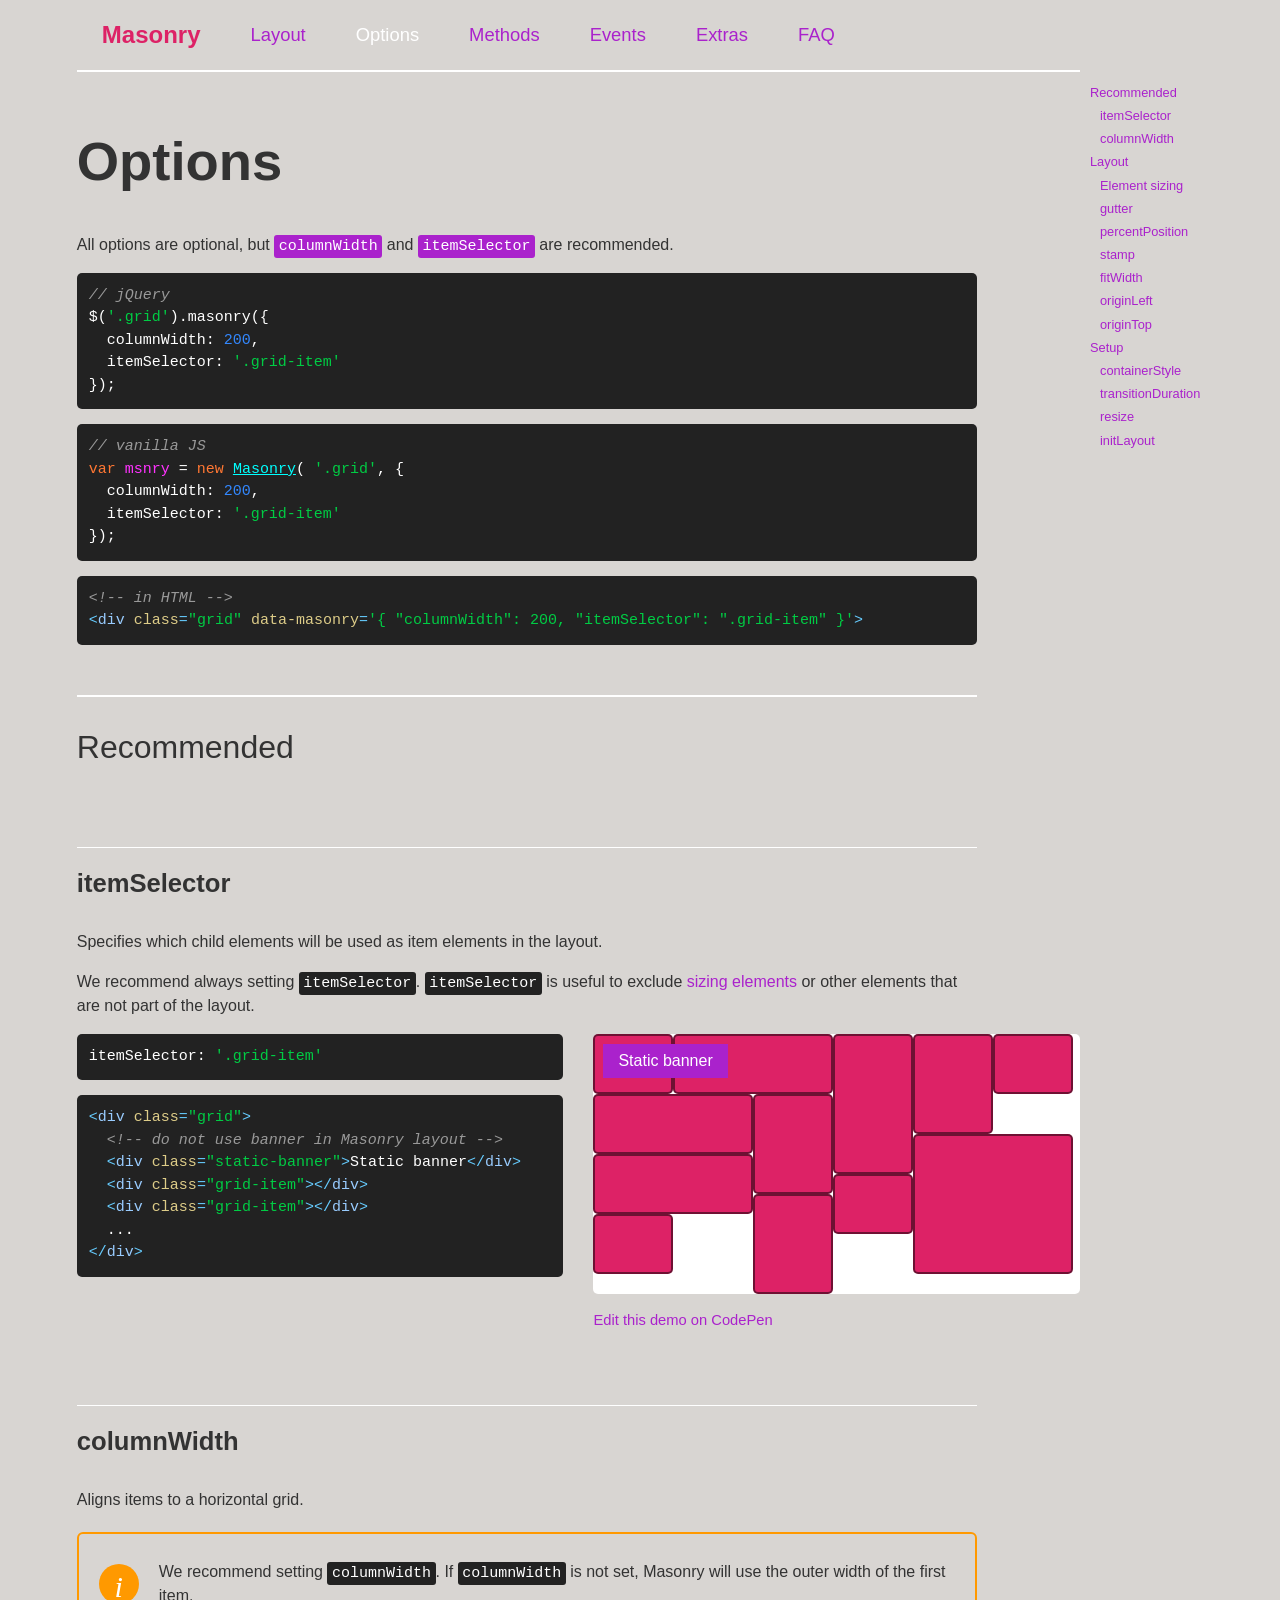
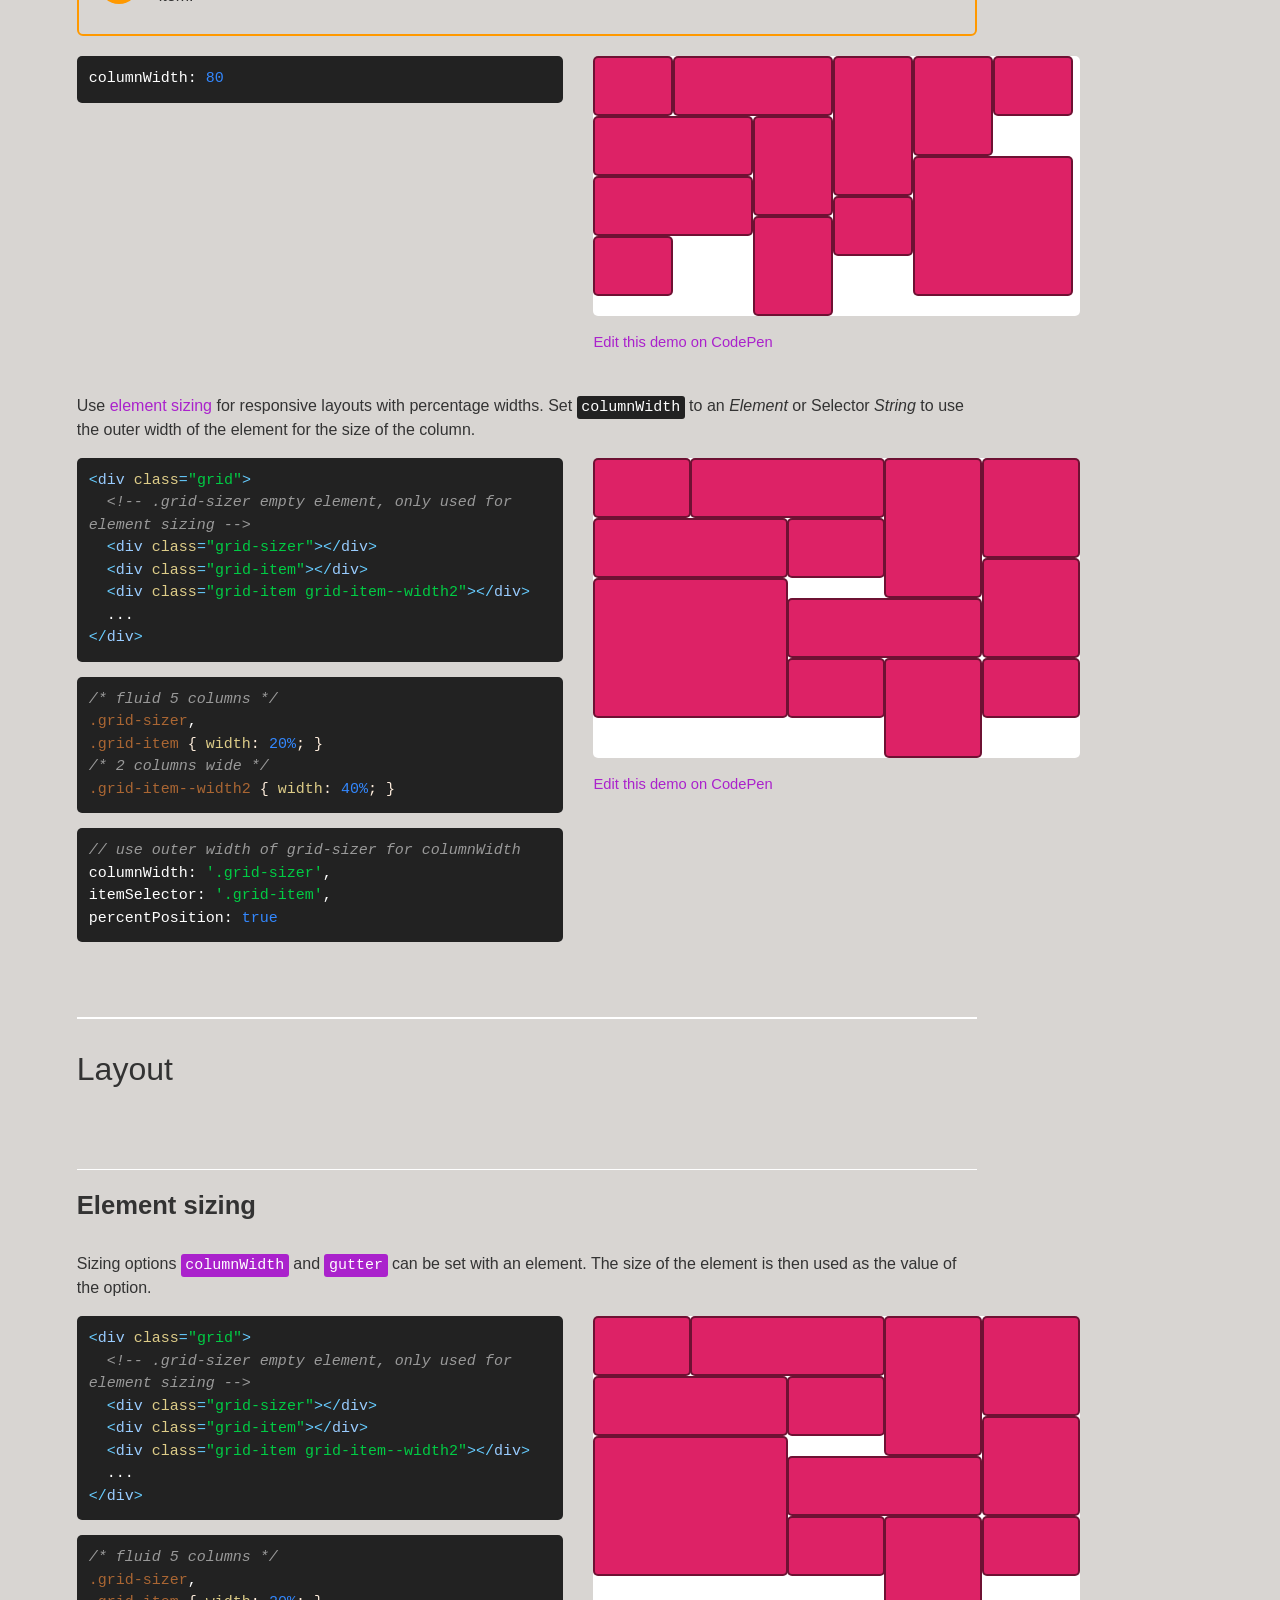
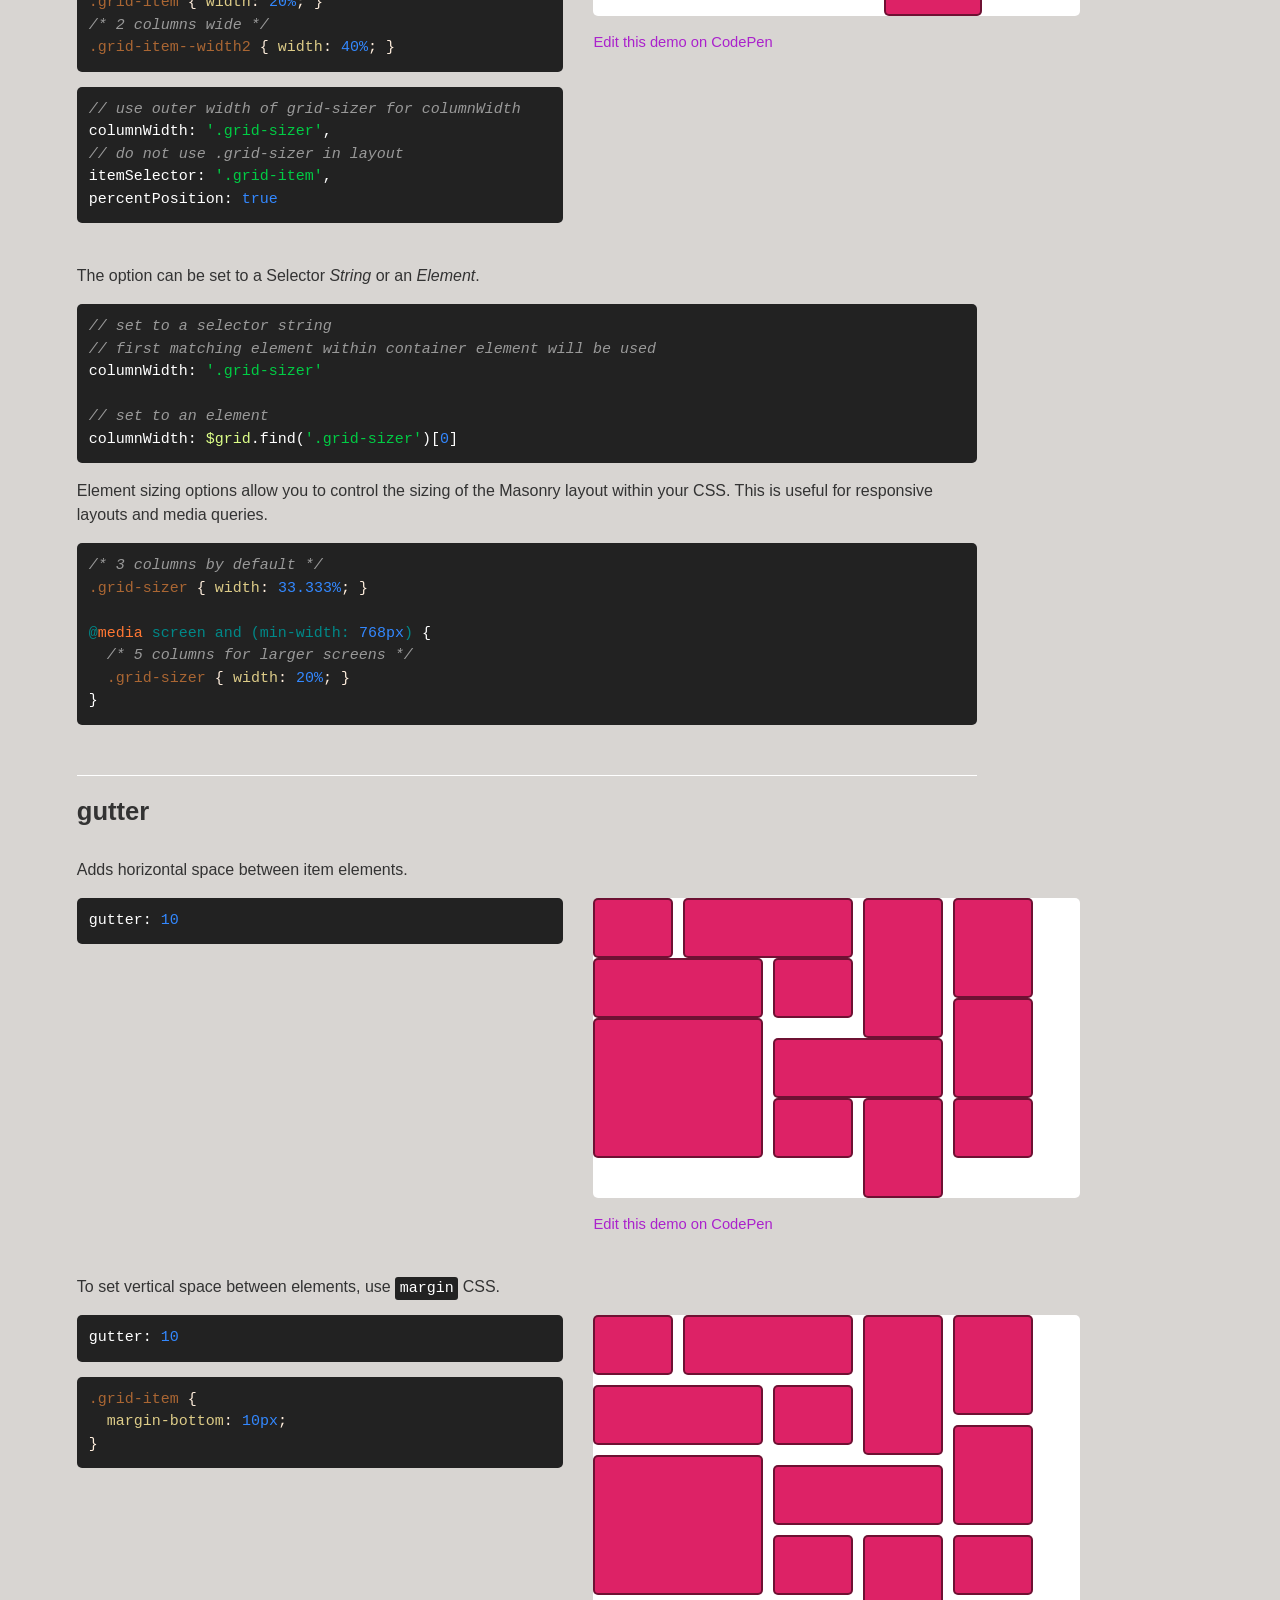
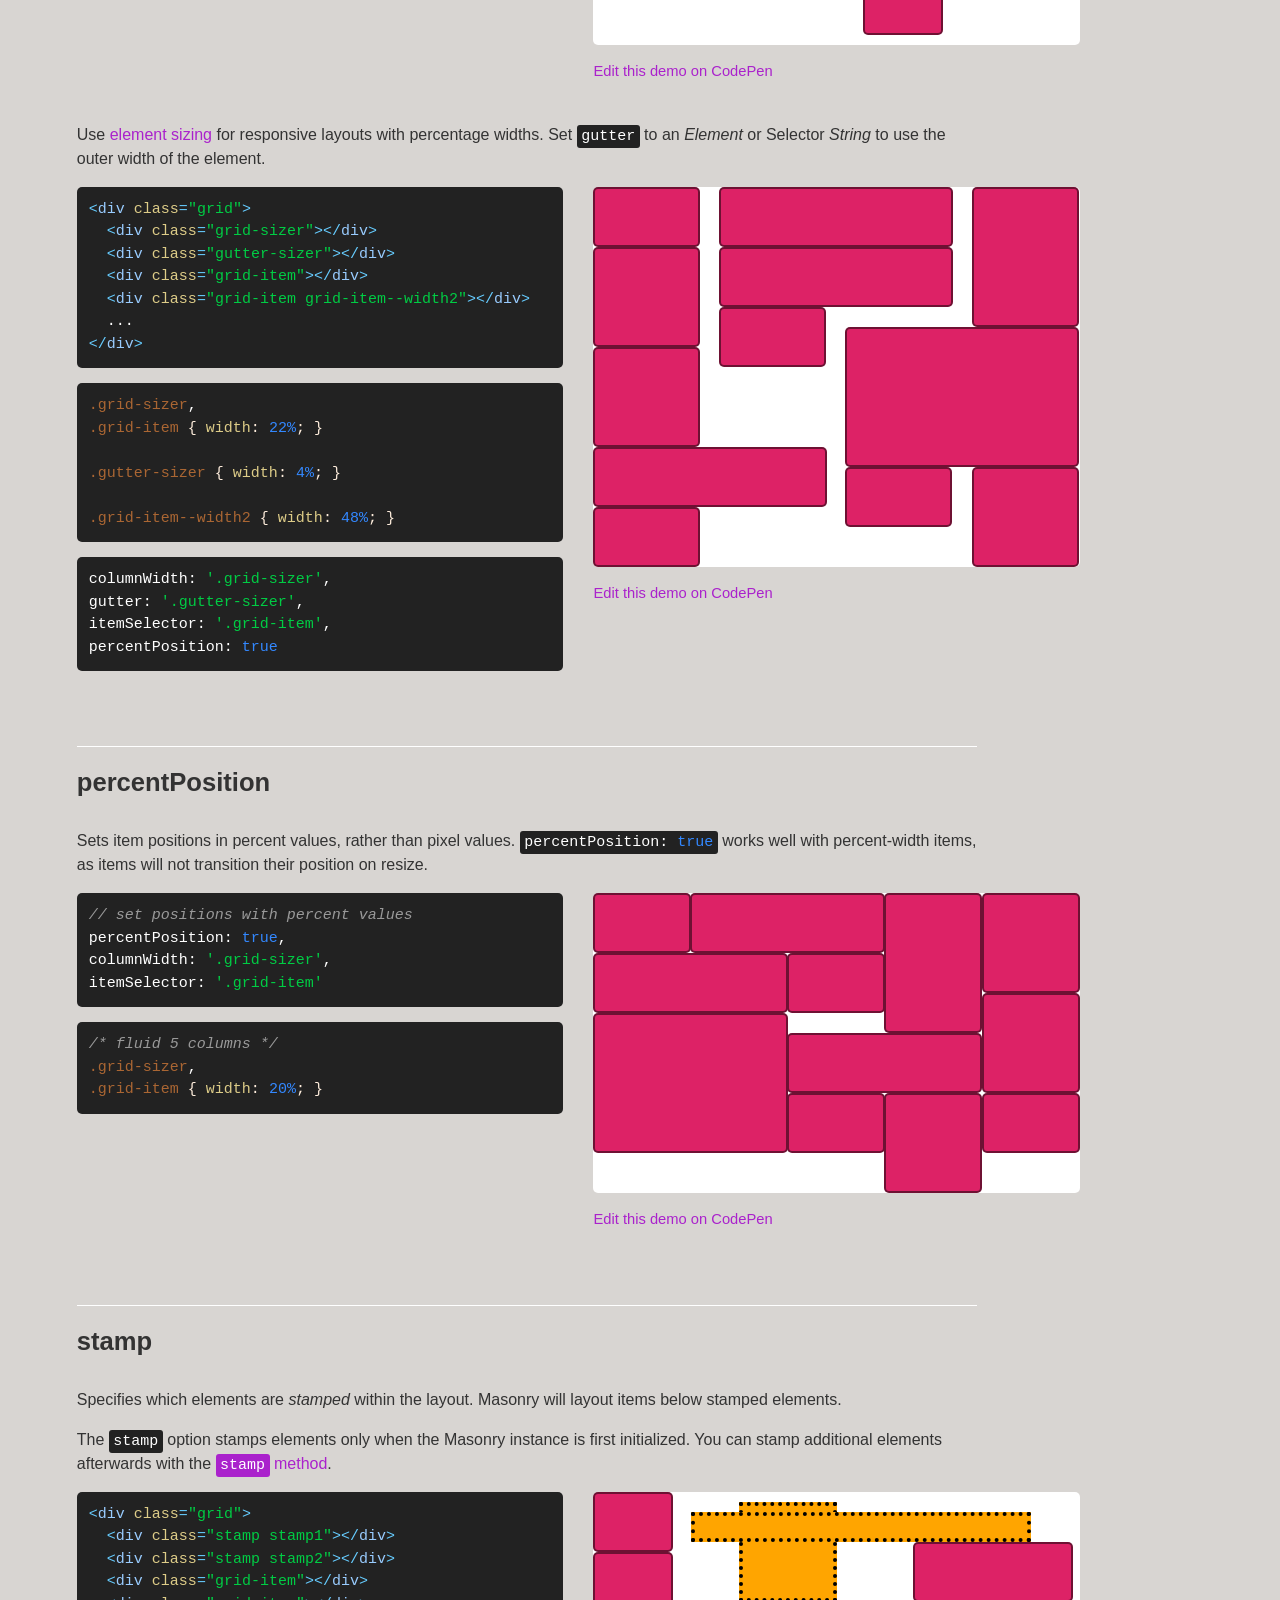
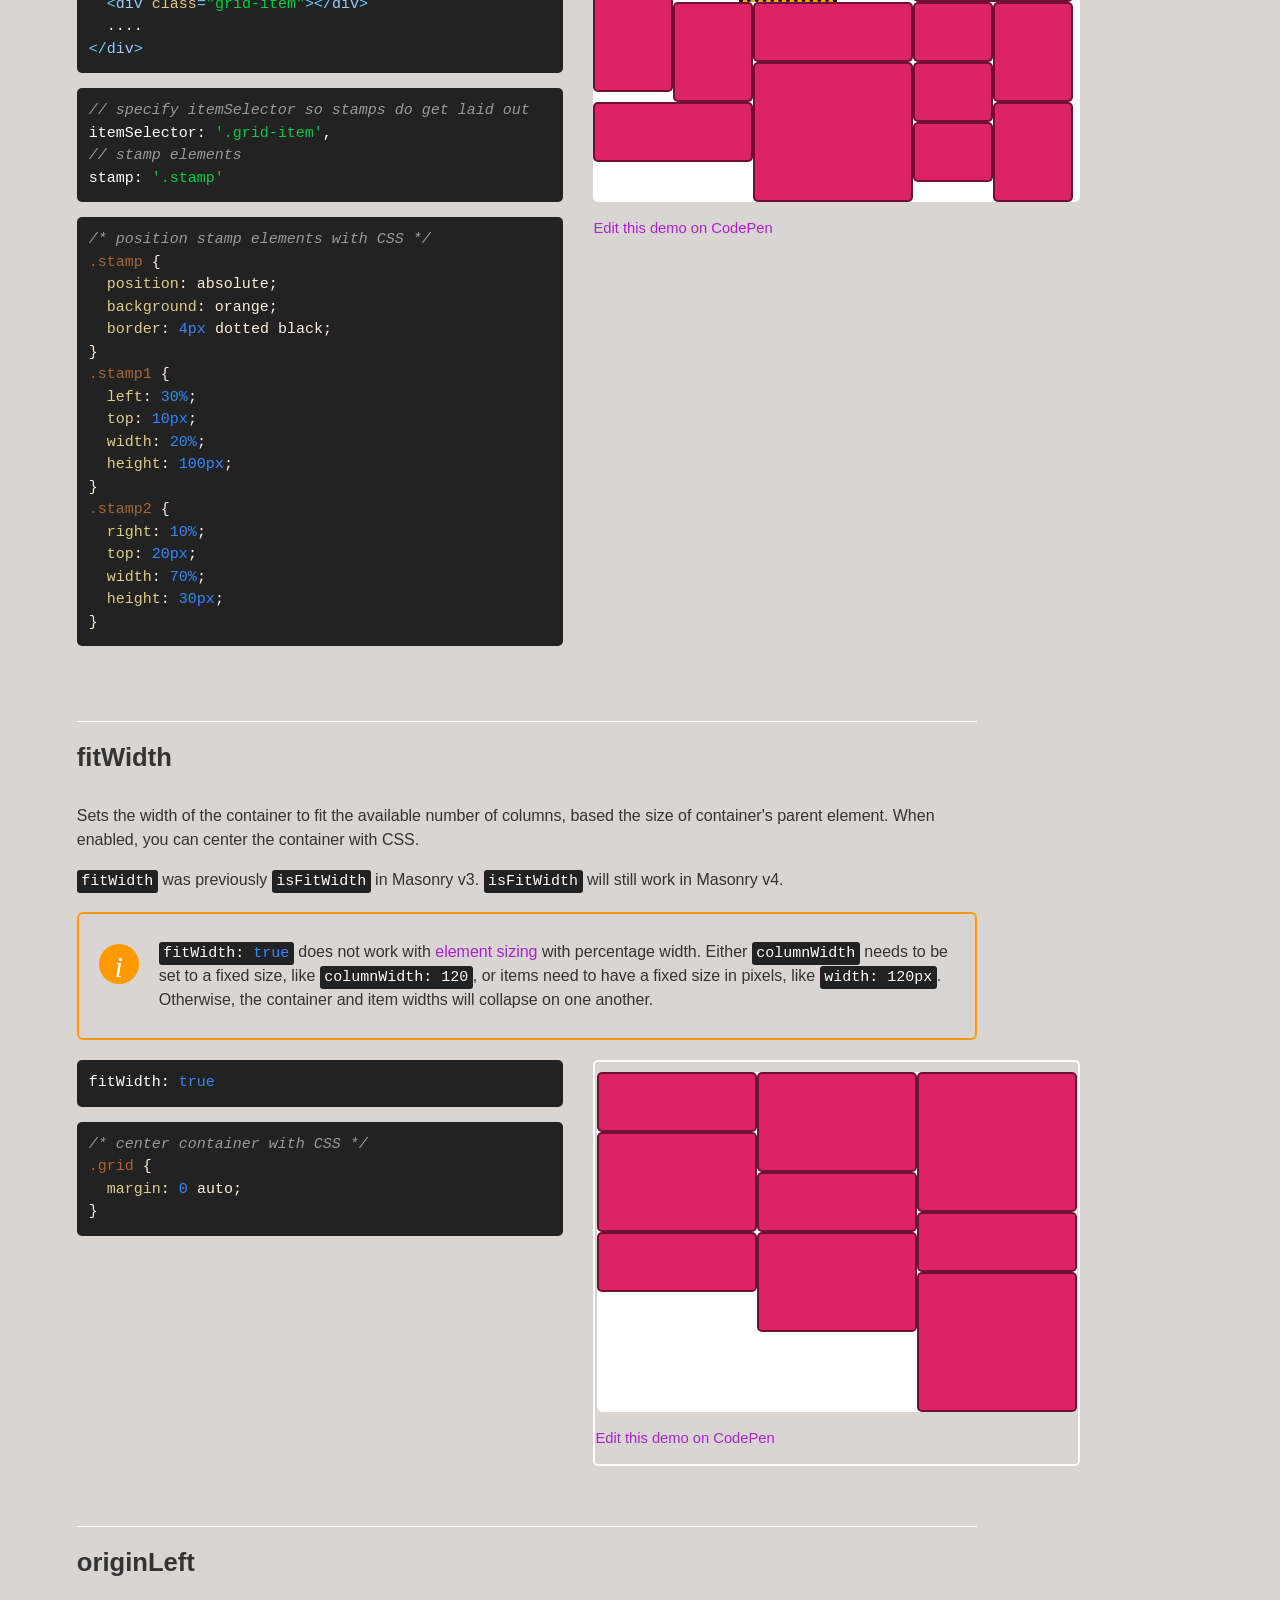
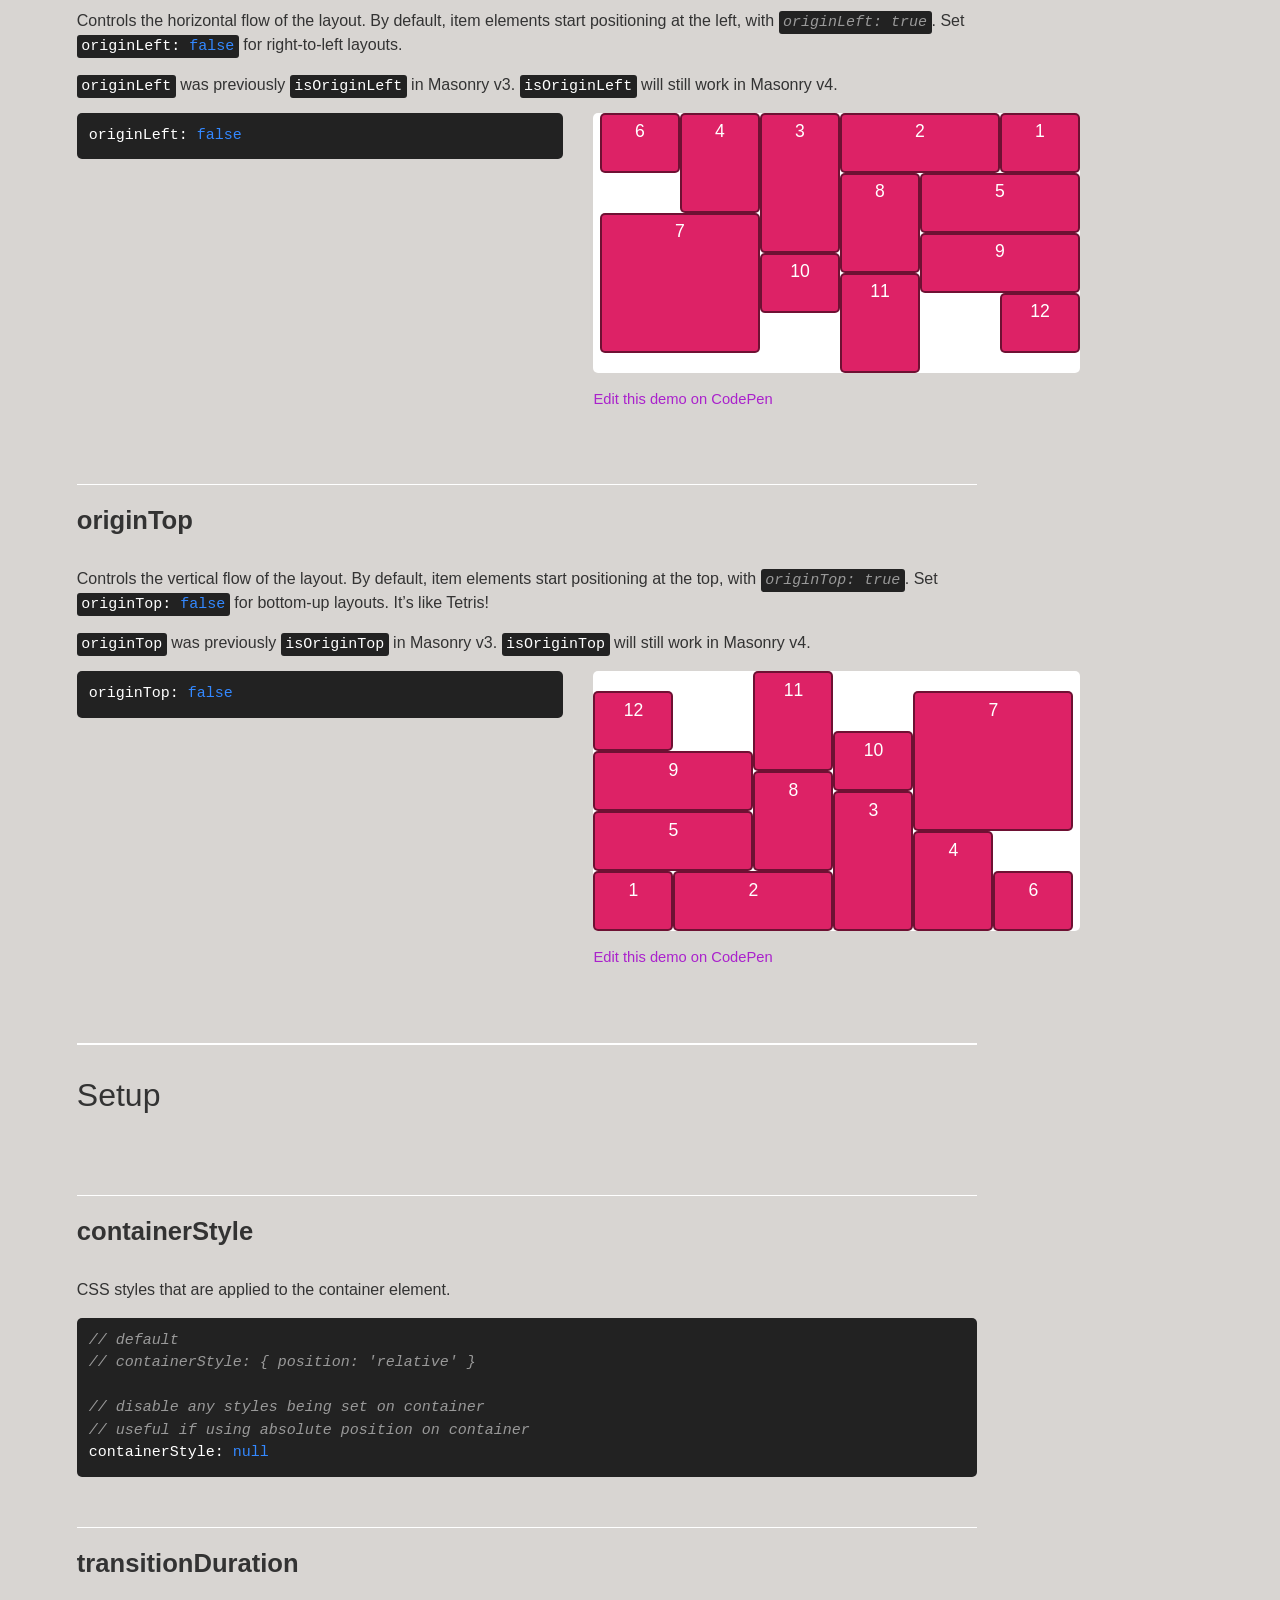
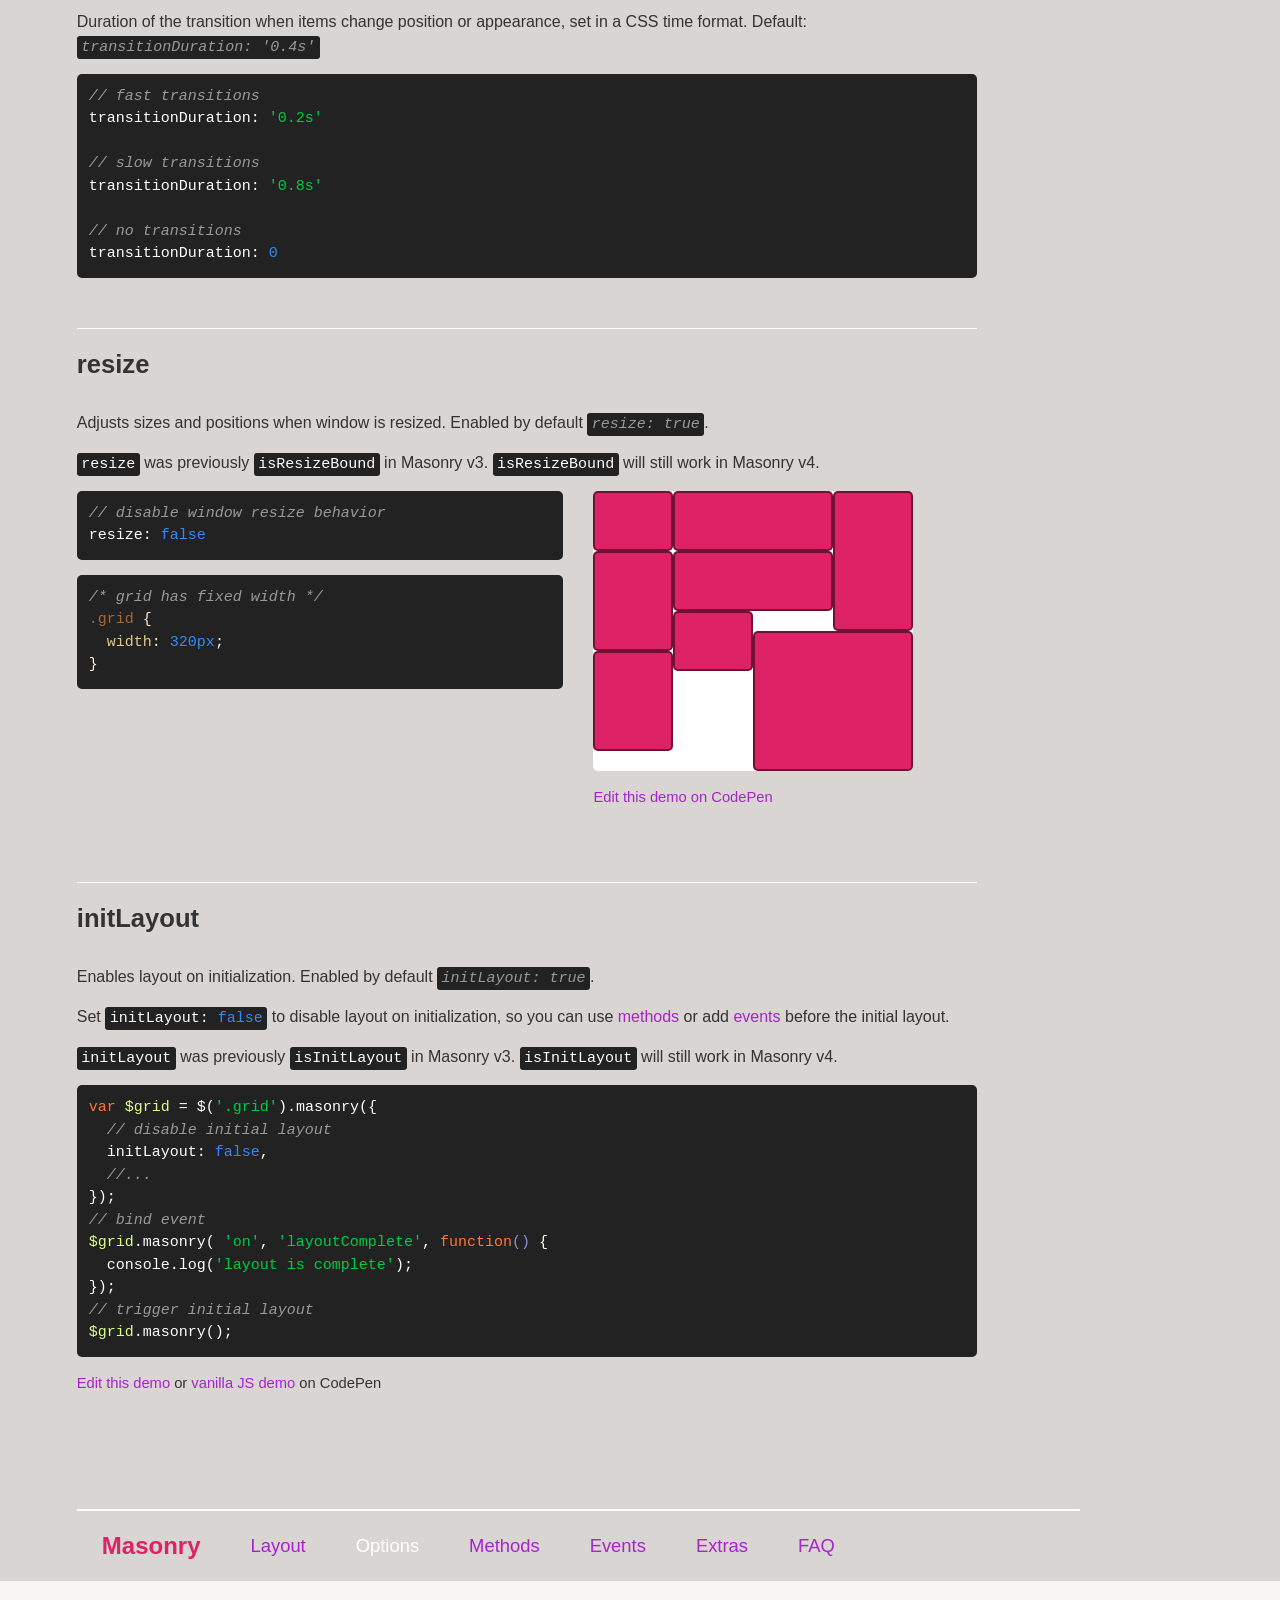
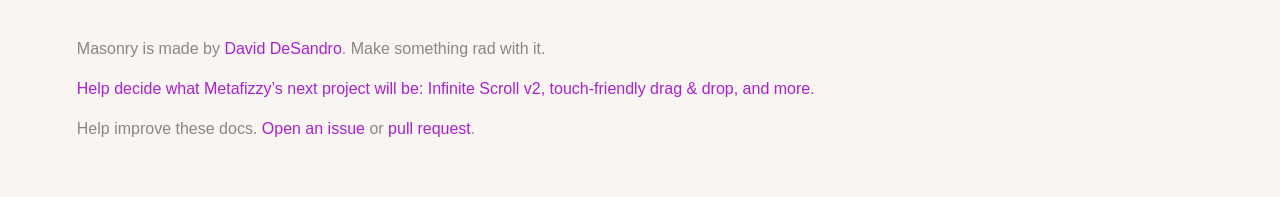
<file: masonry/masonry-docs/options.html>
<!doctype html>
<html class="export">
<head>
  <meta charset="utf-8">
  <meta http-equiv="X-UA-Compatible" content="IE=edge,chrome=1">
  <meta name="viewport" content="width=device-width">
  <meta name="description" content="Cascading grid layout library">

  <title>Masonry &#xB7; Options</title>

    <link rel="stylesheet" href="css/masonry-docs.css" media="screen">

</head>
<body class="page--options" data-page="options">

  <div class="site-nav">
    <div class="container">
      <ol class="site-nav__list">
        <li class="site-nav__item site-nav__item--homepage">
          <a href=".">Masonry</a></li>
        <li class="site-nav__item site-nav__item--layout">
          <a href="layout.html">Layout</a></li>
        <li class="site-nav__item site-nav__item--options">
          <a href="options.html">Options</a></li>
        <li class="site-nav__item site-nav__item--methods">
          <a href="methods.html">Methods</a></li>
        <li class="site-nav__item site-nav__item--events">
          <a href="events.html">Events</a></li>
        <li class="site-nav__item site-nav__item--extras">
          <a href="extras.html">Extras</a></li>
        <li class="site-nav__item site-nav__item--faq">
          <a href="faq.html">FAQ</a></li>
      </ol>
    </div>
  </div>


  <div id="content" class="content container">

      <h1>Options</h1>

    <ul class="page-nav">
<li class="page-nav__item page-nav__item--h2"><a href="#recommended">Recommended</a></li>
<li class="page-nav__item page-nav__item--h3"><a href="#itemselector">itemSelector</a></li>
<li class="page-nav__item page-nav__item--h3"><a href="#columnwidth">columnWidth</a></li>
<li class="page-nav__item page-nav__item--h2"><a href="#layout">Layout</a></li>
<li class="page-nav__item page-nav__item--h3"><a href="#element-sizing">Element sizing</a></li>
<li class="page-nav__item page-nav__item--h3"><a href="#gutter">gutter</a></li>
<li class="page-nav__item page-nav__item--h3"><a href="#percentposition">percentPosition</a></li>
<li class="page-nav__item page-nav__item--h3"><a href="#stamp">stamp</a></li>
<li class="page-nav__item page-nav__item--h3"><a href="#fitwidth">fitWidth</a></li>
<li class="page-nav__item page-nav__item--h3"><a href="#originleft">originLeft</a></li>
<li class="page-nav__item page-nav__item--h3"><a href="#origintop">originTop</a></li>
<li class="page-nav__item page-nav__item--h2"><a href="#setup">Setup</a></li>
<li class="page-nav__item page-nav__item--h3"><a href="#containerstyle">containerStyle</a></li>
<li class="page-nav__item page-nav__item--h3"><a href="#transitionduration">transitionDuration</a></li>
<li class="page-nav__item page-nav__item--h3"><a href="#resize">resize</a></li>
<li class="page-nav__item page-nav__item--h3"><a href="#initlayout">initLayout</a></li>
</ul>


<p>All options are optional, but <a href="#columnwidth"><code>columnWidth</code></a> and <a href="#itemselector"><code>itemSelector</code></a> are recommended.</p>

<pre><code class="js"><span class="comment">// jQuery</span>
$(<span class="string">&apos;.grid&apos;</span>).masonry({
  columnWidth: <span class="number">200</span>,
  itemSelector: <span class="string">&apos;.grid-item&apos;</span>
});
</code></pre>

<pre><code class="js"><span class="comment">// vanilla JS</span>
<span class="keyword">var</span> <span class="masonry_var">msnry</span> = <span class="keyword">new</span> <span class="masonry_keyword">Masonry</span>( <span class="string">&apos;.grid&apos;</span>, {
  columnWidth: <span class="number">200</span>,
  itemSelector: <span class="string">&apos;.grid-item&apos;</span>
});
</code></pre>

<pre><code class="html"><span class="comment">&lt;!-- in HTML --&gt;</span>
<span class="tag">&lt;<span class="title">div</span> <span class="attribute">class</span>=<span class="value">&quot;grid&quot;</span> <span class="attribute">data-masonry</span>=<span class="value">&apos;{ &quot;columnWidth&quot;: 200, &quot;itemSelector&quot;: &quot;.grid-item&quot; }&apos;</span>&gt;</span>
</code></pre>


<h2 id="recommended">Recommended</h2>


<h3 id="itemselector">itemSelector</h3>

<p>Specifies which child elements will be used as item elements in the layout.</p>

<p>We recommend always setting <code>itemSelector</code>. <code>itemSelector</code> is useful to exclude <a href="#element-sizing">sizing elements</a> or other elements that are not part of the layout.</p>

<div class="duo example">
  <div class="duo__cell example__code">
<pre><code class="js">itemSelector: <span class="string">&apos;.grid-item&apos;</span>
</code></pre>

<pre><code class="html"><span class="tag">&lt;<span class="title">div</span> <span class="attribute">class</span>=<span class="value">&quot;grid&quot;</span>&gt;</span>
  <span class="comment">&lt;!-- do not use banner in Masonry layout --&gt;</span>
  <span class="tag">&lt;<span class="title">div</span> <span class="attribute">class</span>=<span class="value">&quot;static-banner&quot;</span>&gt;</span>Static banner<span class="tag">&lt;/<span class="title">div</span>&gt;</span>
  <span class="tag">&lt;<span class="title">div</span> <span class="attribute">class</span>=<span class="value">&quot;grid-item&quot;</span>&gt;</span><span class="tag">&lt;/<span class="title">div</span>&gt;</span>
  <span class="tag">&lt;<span class="title">div</span> <span class="attribute">class</span>=<span class="value">&quot;grid-item&quot;</span>&gt;</span><span class="tag">&lt;/<span class="title">div</span>&gt;</span>
  ...
<span class="tag">&lt;/<span class="title">div</span>&gt;</span>
</code></pre>
  </div>
  <div class="duo__cell example__demo">
    <div class="grid grid--has-banner" data-masonry="{ &quot;itemSelector&quot;: &quot;.grid-item&quot;, &quot;columnWidth&quot;: 80 }">
      <div class="static-banner">Static banner</div>
      <div class="grid-item"></div>
      <div class="grid-item grid-item--width2"></div>
      <div class="grid-item grid-item--height3"></div>
      <div class="grid-item grid-item--height2"></div>
      <div class="grid-item grid-item--width2"></div>
      <div class="grid-item"></div>
      <div class="grid-item grid-item--width2 grid-item--height3"></div>
      <div class="grid-item grid-item--height2"></div>
      <div class="grid-item grid-item--width2"></div>
      <div class="grid-item"></div>
      <div class="grid-item grid-item--height2"></div>
      <div class="grid-item"></div>
    </div>
    <p class="edit-demo">
        <a href="http://codepen.io/desandro/pen/Jdbzvx">Edit this demo on CodePen</a>
    </p>
  </div>
</div>


<h3 id="columnwidth">columnWidth</h3>

<p>Aligns items to a horizontal grid.</p>

<div class="call-out">
  <p>We recommend setting <code>columnWidth</code>. If <code>columnWidth</code> is not set, Masonry will use the outer width of the first item.</p>
</div>

<div class="duo example">
  <div class="duo__cell example__code">
<pre><code class="js">columnWidth: <span class="number">80</span>
</code></pre>
  </div>
  <div class="duo__cell example__demo">
    <div class="grid" data-masonry="{ &quot;columnWidth&quot;: 80 }">
      <div class="grid-item"></div>
      <div class="grid-item grid-item--width2"></div>
      <div class="grid-item grid-item--height3"></div>
      <div class="grid-item grid-item--height2"></div>
      <div class="grid-item grid-item--width2"></div>
      <div class="grid-item"></div>
      <div class="grid-item grid-item--width2 grid-item--height3"></div>
      <div class="grid-item grid-item--height2"></div>
      <div class="grid-item grid-item--width2"></div>
      <div class="grid-item"></div>
      <div class="grid-item grid-item--height2"></div>
      <div class="grid-item"></div>
    </div>
    <p class="edit-demo">
        <a href="http://codepen.io/desandro/pen/osFxj">Edit this demo on CodePen</a>
    </p>
  </div>
</div>

<p>Use <a href="../options.html#element-sizing">element sizing</a> for responsive layouts with percentage widths. Set <code>columnWidth</code> to an <i>Element</i> or Selector <i>String</i> to use the outer width of the element for the size of the column.</p>

<div class="duo example">
  <div class="duo__cell example__code">
<pre><code class="html"><span class="tag">&lt;<span class="title">div</span> <span class="attribute">class</span>=<span class="value">&quot;grid&quot;</span>&gt;</span>
  <span class="comment">&lt;!-- .grid-sizer empty element, only used for element sizing --&gt;</span>
  <span class="tag">&lt;<span class="title">div</span> <span class="attribute">class</span>=<span class="value">&quot;grid-sizer&quot;</span>&gt;</span><span class="tag">&lt;/<span class="title">div</span>&gt;</span>
  <span class="tag">&lt;<span class="title">div</span> <span class="attribute">class</span>=<span class="value">&quot;grid-item&quot;</span>&gt;</span><span class="tag">&lt;/<span class="title">div</span>&gt;</span>
  <span class="tag">&lt;<span class="title">div</span> <span class="attribute">class</span>=<span class="value">&quot;grid-item grid-item--width2&quot;</span>&gt;</span><span class="tag">&lt;/<span class="title">div</span>&gt;</span>
  ...
<span class="tag">&lt;/<span class="title">div</span>&gt;</span>
</code></pre>

<pre><code class="css"><span class="comment">/* fluid 5 columns */</span>
<span class="class">.grid-sizer</span>,
<span class="class">.grid-item</span> <span class="rules">{ <span class="rule"><span class="attribute">width</span>:<span class="value"> <span class="number">20%</span></span></span>; }</span>
<span class="comment">/* 2 columns wide */</span>
<span class="class">.grid-item--width2</span> <span class="rules">{ <span class="rule"><span class="attribute">width</span>:<span class="value"> <span class="number">40%</span></span></span>; }</span>
</code></pre>

<pre><code class="js"><span class="comment">// use outer width of grid-sizer for columnWidth</span>
columnWidth: <span class="string">&apos;.grid-sizer&apos;</span>,
itemSelector: <span class="string">&apos;.grid-item&apos;</span>,
percentPosition: <span class="literal">true</span>
</code></pre>
  </div>
  <div class="duo__cell example__demo">
    <div class="grid grid--fluid-5-col" data-masonry="{ &quot;itemSelector&quot;: &quot;.grid-item&quot;, &quot;columnWidth&quot;: &quot;.grid-sizer&quot;,  &quot;percentPosition&quot;: true }">
      <div class="grid-sizer"></div>
      <div class="grid-item"></div>
      <div class="grid-item grid-item--width2"></div>
      <div class="grid-item grid-item--height3"></div>
      <div class="grid-item grid-item--height2"></div>
      <div class="grid-item grid-item--width2"></div>
      <div class="grid-item"></div>
      <div class="grid-item grid-item--width2 grid-item--height3"></div>
      <div class="grid-item grid-item--height2"></div>
      <div class="grid-item grid-item--width2"></div>
      <div class="grid-item"></div>
      <div class="grid-item grid-item--height2"></div>
      <div class="grid-item"></div>
    </div>
    <p class="edit-demo">
        <a href="http://codepen.io/desandro/pen/JFpeg">Edit this demo on CodePen</a>
    </p>
  </div>
</div>


<h2 id="layout">Layout</h2>


<h3 id="element-sizing">Element sizing</h3>

<p>Sizing options <a href="#columnwidth"><code>columnWidth</code></a> and <a href="#gutter"><code>gutter</code></a> can be set with an element. The size of the element is then used as the value of the option.</p>

<div class="duo example">
  <div class="duo__cell example__code">
<pre><code class="html"><span class="tag">&lt;<span class="title">div</span> <span class="attribute">class</span>=<span class="value">&quot;grid&quot;</span>&gt;</span>
  <span class="comment">&lt;!-- .grid-sizer empty element, only used for element sizing --&gt;</span>
  <span class="tag">&lt;<span class="title">div</span> <span class="attribute">class</span>=<span class="value">&quot;grid-sizer&quot;</span>&gt;</span><span class="tag">&lt;/<span class="title">div</span>&gt;</span>
  <span class="tag">&lt;<span class="title">div</span> <span class="attribute">class</span>=<span class="value">&quot;grid-item&quot;</span>&gt;</span><span class="tag">&lt;/<span class="title">div</span>&gt;</span>
  <span class="tag">&lt;<span class="title">div</span> <span class="attribute">class</span>=<span class="value">&quot;grid-item grid-item--width2&quot;</span>&gt;</span><span class="tag">&lt;/<span class="title">div</span>&gt;</span>
  ...
<span class="tag">&lt;/<span class="title">div</span>&gt;</span>
</code></pre>

<pre><code class="css"><span class="comment">/* fluid 5 columns */</span>
<span class="class">.grid-sizer</span>,
<span class="class">.grid-item</span> <span class="rules">{ <span class="rule"><span class="attribute">width</span>:<span class="value"> <span class="number">20%</span></span></span>; }</span>
<span class="comment">/* 2 columns wide */</span>
<span class="class">.grid-item--width2</span> <span class="rules">{ <span class="rule"><span class="attribute">width</span>:<span class="value"> <span class="number">40%</span></span></span>; }</span>
</code></pre>

<pre><code class="js"><span class="comment">// use outer width of grid-sizer for columnWidth</span>
columnWidth: <span class="string">&apos;.grid-sizer&apos;</span>,
<span class="comment">// do not use .grid-sizer in layout</span>
itemSelector: <span class="string">&apos;.grid-item&apos;</span>,
percentPosition: <span class="literal">true</span>
</code></pre>
  </div>
  <div class="duo__cell example__demo">
    <div class="grid grid--fluid-5-col" data-masonry="{ &quot;itemSelector&quot;: &quot;.grid-item&quot;, &quot;columnWidth&quot;: &quot;.grid-sizer&quot;,  &quot;percentPosition&quot;: true }">
      <div class="grid-sizer"></div>
      <div class="grid-item"></div>
      <div class="grid-item grid-item--width2"></div>
      <div class="grid-item grid-item--height3"></div>
      <div class="grid-item grid-item--height2"></div>
      <div class="grid-item grid-item--width2"></div>
      <div class="grid-item"></div>
      <div class="grid-item grid-item--width2 grid-item--height3"></div>
      <div class="grid-item grid-item--height2"></div>
      <div class="grid-item grid-item--width2"></div>
      <div class="grid-item"></div>
      <div class="grid-item grid-item--height2"></div>
      <div class="grid-item"></div>
    </div>
    <p class="edit-demo">
        <a href="http://codepen.io/desandro/pen/JFpeg">Edit this demo on CodePen</a>
    </p>
  </div>
</div>

<p>The option can be set to a Selector <i>String</i> or an <i>Element</i>.</p>

<pre><code class="js"><span class="comment">// set to a selector string</span>
<span class="comment">// first matching element within container element will be used</span>
columnWidth: <span class="string">&apos;.grid-sizer&apos;</span>

<span class="comment">// set to an element</span>
columnWidth: <span class="jquery_var">$grid</span>.find(<span class="string">&apos;.grid-sizer&apos;</span>)[<span class="number">0</span>]
</code></pre>

<p>Element sizing options allow you to control the sizing of the Masonry layout within your CSS. This is useful for responsive layouts and media queries.</p>

<pre><code class="css"><span class="comment">/* 3 columns by default */</span>
<span class="class">.grid-sizer</span> <span class="rules">{ <span class="rule"><span class="attribute">width</span>:<span class="value"> <span class="number">33.333%</span></span></span>; }</span>

<span class="at_rule">@<span class="keyword">media</span> screen and (min-width: <span class="number">768px</span>) </span>{
  <span class="comment">/* 5 columns for larger screens */</span>
  <span class="class">.grid-sizer</span> <span class="rules">{ <span class="rule"><span class="attribute">width</span>:<span class="value"> <span class="number">20%</span></span></span>; }</span>
}
</code></pre>


<h3 id="gutter">gutter</h3>

<p>Adds horizontal space between item elements.</p>

<div class="duo example">
  <div class="duo__cell example__code">
<pre><code class="js">gutter: <span class="number">10</span>
</code></pre>
  </div>
  <div class="duo__cell example__demo">
    <div class="grid grid--gutter" data-masonry="{ &quot;gutter&quot;: 10 }">
      <div class="grid-item"></div>
      <div class="grid-item grid-item--width2"></div>
      <div class="grid-item grid-item--height3"></div>
      <div class="grid-item grid-item--height2"></div>
      <div class="grid-item grid-item--width2"></div>
      <div class="grid-item"></div>
      <div class="grid-item grid-item--width2 grid-item--height3"></div>
      <div class="grid-item grid-item--height2"></div>
      <div class="grid-item grid-item--width2"></div>
      <div class="grid-item"></div>
      <div class="grid-item grid-item--height2"></div>
      <div class="grid-item"></div>
    </div>
    <p class="edit-demo">
        <a href="http://codepen.io/desandro/pen/iIbgC">Edit this demo on CodePen</a>
    </p>
  </div>
</div>

<p>To set vertical space between elements, use <code>margin</code> CSS.</p>

<div class="duo example">
  <div class="duo__cell example__code">
<pre><code class="js">gutter: <span class="number">10</span>
</code></pre>

<pre><code class="css"><span class="class">.grid-item</span> <span class="rules">{
  <span class="rule"><span class="attribute">margin-bottom</span>:<span class="value"> <span class="number">10px</span></span></span>;
}</span>
</code></pre>
  </div>
  <div class="duo__cell example__demo">
    <div class="grid grid--gutter grid--gutter-bottom" data-masonry="{ &quot;gutter&quot;: 10 }">
      <div class="grid-item"></div>
      <div class="grid-item grid-item--width2"></div>
      <div class="grid-item grid-item--height3"></div>
      <div class="grid-item grid-item--height2"></div>
      <div class="grid-item grid-item--width2"></div>
      <div class="grid-item"></div>
      <div class="grid-item grid-item--width2 grid-item--height3"></div>
      <div class="grid-item grid-item--height2"></div>
      <div class="grid-item grid-item--width2"></div>
      <div class="grid-item"></div>
      <div class="grid-item grid-item--height2"></div>
      <div class="grid-item"></div>
    </div>
    <p class="edit-demo">
        <a href="http://codepen.io/desandro/pen/gbnko">Edit this demo on CodePen</a>
    </p>
  </div>
</div>

<p>Use <a href="#element-sizing">element sizing</a> for responsive layouts with percentage widths. Set <code>gutter</code> to an <i>Element</i> or Selector <i>String</i> to use the outer width of the element.</p>

<div class="duo example">
  <div class="duo__cell example__code">
<pre><code class="html"><span class="tag">&lt;<span class="title">div</span> <span class="attribute">class</span>=<span class="value">&quot;grid&quot;</span>&gt;</span>
  <span class="tag">&lt;<span class="title">div</span> <span class="attribute">class</span>=<span class="value">&quot;grid-sizer&quot;</span>&gt;</span><span class="tag">&lt;/<span class="title">div</span>&gt;</span>
  <span class="tag">&lt;<span class="title">div</span> <span class="attribute">class</span>=<span class="value">&quot;gutter-sizer&quot;</span>&gt;</span><span class="tag">&lt;/<span class="title">div</span>&gt;</span>
  <span class="tag">&lt;<span class="title">div</span> <span class="attribute">class</span>=<span class="value">&quot;grid-item&quot;</span>&gt;</span><span class="tag">&lt;/<span class="title">div</span>&gt;</span>
  <span class="tag">&lt;<span class="title">div</span> <span class="attribute">class</span>=<span class="value">&quot;grid-item grid-item--width2&quot;</span>&gt;</span><span class="tag">&lt;/<span class="title">div</span>&gt;</span>
  ...
<span class="tag">&lt;/<span class="title">div</span>&gt;</span>
</code></pre>

<pre><code class="css"><span class="class">.grid-sizer</span>,
<span class="class">.grid-item</span> <span class="rules">{ <span class="rule"><span class="attribute">width</span>:<span class="value"> <span class="number">22%</span></span></span>; }</span>

<span class="class">.gutter-sizer</span> <span class="rules">{ <span class="rule"><span class="attribute">width</span>:<span class="value"> <span class="number">4%</span></span></span>; }</span>

<span class="class">.grid-item--width2</span> <span class="rules">{ <span class="rule"><span class="attribute">width</span>:<span class="value"> <span class="number">48%</span></span></span>; }</span>
</code></pre>

<pre><code class="js">columnWidth: <span class="string">&apos;.grid-sizer&apos;</span>,
gutter: <span class="string">&apos;.gutter-sizer&apos;</span>,
itemSelector: <span class="string">&apos;.grid-item&apos;</span>,
percentPosition: <span class="literal">true</span>
</code></pre>
  </div>
  <div class="duo__cell example__demo">
    <div class="grid grid--fluid-gutter" data-masonry="{ &quot;itemSelector&quot;: &quot;.grid-item&quot;, &quot;columnWidth&quot;: &quot;.grid-sizer&quot;, &quot;gutter&quot;: &quot;.gutter-sizer&quot;, &quot;percentPosition&quot;: true }">
      <div class="gutter-sizer"></div>
      <div class="grid-sizer"></div>
      <div class="grid-item"></div>
      <div class="grid-item grid-item--width2"></div>
      <div class="grid-item grid-item--height3"></div>
      <div class="grid-item grid-item--height2"></div>
      <div class="grid-item grid-item--width2"></div>
      <div class="grid-item"></div>
      <div class="grid-item grid-item--width2 grid-item--height3"></div>
      <div class="grid-item grid-item--height2"></div>
      <div class="grid-item grid-item--width2"></div>
      <div class="grid-item"></div>
      <div class="grid-item grid-item--height2"></div>
      <div class="grid-item"></div>
    </div>
    <p class="edit-demo">
        <a href="http://codepen.io/desandro/pen/BAJKn">Edit this demo on CodePen</a>
    </p>
  </div>
</div>


<h3 id="percentposition">percentPosition</h3>

<p>Sets item positions in percent values, rather than pixel values. <code>percentPosition: <span class="literal">true</span></code> works well with percent-width items, as items will not transition their position on resize.</p>

<div class="duo example">
  <div class="duo__cell example__code">
<pre><code class="js"><span class="comment">// set positions with percent values</span>
percentPosition: <span class="literal">true</span>,
columnWidth: <span class="string">&apos;.grid-sizer&apos;</span>,
itemSelector: <span class="string">&apos;.grid-item&apos;</span>
</code></pre>

<pre><code class="css"><span class="comment">/* fluid 5 columns */</span>
<span class="class">.grid-sizer</span>,
<span class="class">.grid-item</span> <span class="rules">{ <span class="rule"><span class="attribute">width</span>:<span class="value"> <span class="number">20%</span></span></span>; }</span>
</code></pre>
  </div>
  <div class="duo__cell example__demo">
    <div class="grid grid--fluid-5-col" data-masonry="{ &quot;itemSelector&quot;: &quot;.grid-item&quot;, &quot;columnWidth&quot;: &quot;.grid-sizer&quot;,  &quot;percentPosition&quot;: true }">
      <div class="grid-sizer"></div>
      <div class="grid-item"></div>
      <div class="grid-item grid-item--width2"></div>
      <div class="grid-item grid-item--height3"></div>
      <div class="grid-item grid-item--height2"></div>
      <div class="grid-item grid-item--width2"></div>
      <div class="grid-item"></div>
      <div class="grid-item grid-item--width2 grid-item--height3"></div>
      <div class="grid-item grid-item--height2"></div>
      <div class="grid-item grid-item--width2"></div>
      <div class="grid-item"></div>
      <div class="grid-item grid-item--height2"></div>
      <div class="grid-item"></div>
    </div>
    <p class="edit-demo">
        <a href="http://codepen.io/desandro/pen/JFpeg">Edit this demo on CodePen</a>
    </p>
  </div>
</div>


<h3 id="stamp">stamp</h3>

<p>Specifies which elements are <em>stamped</em> within the layout. Masonry will layout items below stamped elements.</p>

<p>The <code>stamp</code> option stamps elements only when the Masonry instance is first initialized. You can stamp additional elements afterwards with the <a href="methods.html#stamp"><code>stamp</code> method</a>.</p>

<div class="duo example">
  <div class="duo__cell example__code">
<pre><code class="html"><span class="tag">&lt;<span class="title">div</span> <span class="attribute">class</span>=<span class="value">&quot;grid&quot;</span>&gt;</span>
  <span class="tag">&lt;<span class="title">div</span> <span class="attribute">class</span>=<span class="value">&quot;stamp stamp1&quot;</span>&gt;</span><span class="tag">&lt;/<span class="title">div</span>&gt;</span>
  <span class="tag">&lt;<span class="title">div</span> <span class="attribute">class</span>=<span class="value">&quot;stamp stamp2&quot;</span>&gt;</span><span class="tag">&lt;/<span class="title">div</span>&gt;</span>
  <span class="tag">&lt;<span class="title">div</span> <span class="attribute">class</span>=<span class="value">&quot;grid-item&quot;</span>&gt;</span><span class="tag">&lt;/<span class="title">div</span>&gt;</span>
  <span class="tag">&lt;<span class="title">div</span> <span class="attribute">class</span>=<span class="value">&quot;grid-item&quot;</span>&gt;</span><span class="tag">&lt;/<span class="title">div</span>&gt;</span>
  ....
<span class="tag">&lt;/<span class="title">div</span>&gt;</span>
</code></pre>

<pre><code class="js"><span class="comment">// specify itemSelector so stamps do get laid out</span>
itemSelector: <span class="string">&apos;.grid-item&apos;</span>,
<span class="comment">// stamp elements</span>
stamp: <span class="string">&apos;.stamp&apos;</span>
</code></pre>

<pre><code class="css"><span class="comment">/* position stamp elements with CSS */</span>
<span class="class">.stamp</span> <span class="rules">{
  <span class="rule"><span class="attribute">position</span>:<span class="value"> absolute</span></span>;
  <span class="rule"><span class="attribute">background</span>:<span class="value"> orange</span></span>;
  <span class="rule"><span class="attribute">border</span>:<span class="value"> <span class="number">4px</span> dotted black</span></span>;
}</span>
<span class="class">.stamp1</span> <span class="rules">{
  <span class="rule"><span class="attribute">left</span>:<span class="value"> <span class="number">30%</span></span></span>;
  <span class="rule"><span class="attribute">top</span>:<span class="value"> <span class="number">10px</span></span></span>;
  <span class="rule"><span class="attribute">width</span>:<span class="value"> <span class="number">20%</span></span></span>;
  <span class="rule"><span class="attribute">height</span>:<span class="value"> <span class="number">100px</span></span></span>;
}</span>
<span class="class">.stamp2</span> <span class="rules">{
  <span class="rule"><span class="attribute">right</span>:<span class="value"> <span class="number">10%</span></span></span>;
  <span class="rule"><span class="attribute">top</span>:<span class="value"> <span class="number">20px</span></span></span>;
  <span class="rule"><span class="attribute">width</span>:<span class="value"> <span class="number">70%</span></span></span>;
  <span class="rule"><span class="attribute">height</span>:<span class="value"> <span class="number">30px</span></span></span>;
}</span>
</code></pre>
  </div>
  <div class="duo__cell example__demo">
    <div class="grid grid--has-stamp" data-masonry="{ &quot;itemSelector&quot;: &quot;.grid-item&quot;, &quot;stamp&quot;: &quot;.stamp&quot; }">
      <div class="stamp stamp--static-stamp1"></div>
      <div class="stamp stamp--static-stamp2"></div>
      <div class="grid-item"></div>
      <div class="grid-item grid-item--width2"></div>
      <div class="grid-item grid-item--height3"></div>
      <div class="grid-item grid-item--height2"></div>
      <div class="grid-item grid-item--width2"></div>
      <div class="grid-item"></div>
      <div class="grid-item grid-item--width2 grid-item--height3"></div>
      <div class="grid-item grid-item--height2"></div>
      <div class="grid-item grid-item--width2"></div>
      <div class="grid-item"></div>
      <div class="grid-item grid-item--height2"></div>
      <div class="grid-item"></div>
    </div>
    <p class="edit-demo">
        <a href="http://codepen.io/desandro/pen/hsine">Edit this demo on CodePen</a>
    </p>
  </div>
</div>


<h3 id="fitwidth">fitWidth</h3>

<p>Sets the width of the container to fit the available number of columns, based the size of container&apos;s parent element. When enabled, you can center the container with CSS.</p>

<p><code>fitWidth</code> was previously <code>isFitWidth</code> in Masonry v3. <code>isFitWidth</code> will still work in Masonry v4.</p>

<div class="call-out">
  <p><code>fitWidth: <span class="literal">true</span></code> does not work with <a href="#element-sizing">element sizing</a> with percentage width. Either <code>columnWidth</code> needs to be set to a fixed size, like <code>columnWidth: 120</code>, or items need to have a fixed size in pixels, like <code>width: 120px</code>. Otherwise, the container and item widths will collapse on one another.</p>
</div>

<div class="duo example">
  <div class="duo__cell example__code">
<pre><code class="js">fitWidth: <span class="literal">true</span>
</code></pre>

<pre><code class="css"><span class="comment">/* center container with CSS */</span>
<span class="class">.grid</span> <span class="rules">{
  <span class="rule"><span class="attribute">margin</span>:<span class="value"> <span class="number">0</span> auto</span></span>;
}</span>
</code></pre>
  </div>
  <div class="duo__cell example__demo example__demo--fit-width">
    <div class="grid grid--centered" data-masonry="{ &quot;fitWidth&quot;: true }">
      <div class="grid-item grid-item--width2"></div>
      <div class="grid-item grid-item--width2 grid-item--height2"></div>
      <div class="grid-item grid-item--width2 grid-item--height3"></div>
      <div class="grid-item grid-item--width2 grid-item--height2"></div>
      <div class="grid-item grid-item--width2"></div>
      <div class="grid-item grid-item--width2"></div>
      <div class="grid-item grid-item--width2"></div>
      <div class="grid-item grid-item--width2 grid-item--height2"></div>
      <div class="grid-item grid-item--width2 grid-item--height3"></div>
    </div>
    <p class="edit-demo">
        <a href="http://codepen.io/desandro/pen/nGLvx">Edit this demo on CodePen</a>
    </p>
  </div>
</div>


<h3 id="originleft">originLeft</h3>

<p>Controls the horizontal flow of the layout. By default, item elements start positioning at the left, with <code><span class="comment">originLeft: true</span></code>. Set <code>originLeft: <span class="literal">false</span></code> for right-to-left layouts.</p>

<p><code>originLeft</code> was previously <code>isOriginLeft</code> in Masonry v3. <code>isOriginLeft</code> will still work in Masonry v4.</p>

<div class="duo example">
  <div class="duo__cell example__code">
<pre><code class="js">originLeft: <span class="literal">false</span>
</code></pre>
  </div>
  <div class="duo__cell example__demo">
    <div class="grid grid--counting" data-masonry="{ &quot;originLeft&quot;: false, &quot;columnWidth&quot;: 80 }">
      <div class="grid-item"></div>
      <div class="grid-item grid-item--width2"></div>
      <div class="grid-item grid-item--height3"></div>
      <div class="grid-item grid-item--height2"></div>
      <div class="grid-item grid-item--width2"></div>
      <div class="grid-item"></div>
      <div class="grid-item grid-item--width2 grid-item--height3"></div>
      <div class="grid-item grid-item--height2"></div>
      <div class="grid-item grid-item--width2"></div>
      <div class="grid-item"></div>
      <div class="grid-item grid-item--height2"></div>
      <div class="grid-item"></div>
    </div>
    <p class="edit-demo">
        <a href="http://codepen.io/desandro/pen/adwgL">Edit this demo on CodePen</a>
    </p>
  </div>
</div>


<h3 id="origintop">originTop</h3>

<p>Controls the vertical flow of the layout. By default, item elements start positioning at the top, with <code><span class="comment">originTop: true</span></code>. Set <code>originTop: <span class="literal">false</span></code> for bottom-up layouts. It&#x2019;s like Tetris!</p>

<p><code>originTop</code> was previously <code>isOriginTop</code> in Masonry v3. <code>isOriginTop</code> will still work in Masonry v4.</p>

<div class="duo example">
  <div class="duo__cell example__code">
<pre><code class="js">originTop: <span class="literal">false</span>
</code></pre>
  </div>
  <div class="duo__cell example__demo">
    <div class="grid grid--counting" data-masonry="{ &quot;originTop&quot;: false, &quot;columnWidth&quot;: 80 }">
      <div class="grid-item"></div>
      <div class="grid-item grid-item--width2"></div>
      <div class="grid-item grid-item--height3"></div>
      <div class="grid-item grid-item--height2"></div>
      <div class="grid-item grid-item--width2"></div>
      <div class="grid-item"></div>
      <div class="grid-item grid-item--width2 grid-item--height3"></div>
      <div class="grid-item grid-item--height2"></div>
      <div class="grid-item grid-item--width2"></div>
      <div class="grid-item"></div>
      <div class="grid-item grid-item--height2"></div>
      <div class="grid-item"></div>
    </div>
    <p class="edit-demo">
        <a href="http://codepen.io/desandro/pen/uwtLs">Edit this demo on CodePen</a>
    </p>
  </div>
</div>


<h2 id="setup">Setup</h2>


<h3 id="containerstyle">containerStyle</h3>

<p>CSS styles that are applied to the container element.</p>

<pre><code class="js"><span class="comment">// default</span>
<span class="comment">// containerStyle: { position: &apos;relative&apos; }</span>

<span class="comment">// disable any styles being set on container</span>
<span class="comment">// useful if using absolute position on container</span>
containerStyle: <span class="literal">null</span>
</code></pre>


<h3 id="transitionduration">transitionDuration</h3>

<p>Duration of the transition when items change position or appearance, set in a CSS time format. Default: <code><span class="comment">transitionDuration: &apos;0.4s&apos;</span></code></p>

<pre><code class="js"><span class="comment">// fast transitions</span>
transitionDuration: <span class="string">&apos;0.2s&apos;</span>

<span class="comment">// slow transitions</span>
transitionDuration: <span class="string">&apos;0.8s&apos;</span>

<span class="comment">// no transitions</span>
transitionDuration: <span class="number">0</span>
</code></pre>


<h3 id="resize">resize</h3>

<p>Adjusts sizes and positions when window is resized. Enabled by default <code><span class="comment">resize: true</span></code>.</p>

<p><code>resize</code> was previously <code>isResizeBound</code> in Masonry v3. <code>isResizeBound</code> will still work in Masonry v4.</p>

<div class="duo example">
  <div class="duo__cell example__code">
<pre><code class="js"><span class="comment">// disable window resize behavior</span>
resize: <span class="literal">false</span>
</code></pre>

<pre><code class="css"><span class="comment">/* grid has fixed width */</span>
<span class="class">.grid</span> <span class="rules">{
  <span class="rule"><span class="attribute">width</span>:<span class="value"> <span class="number">320px</span></span></span>;
}</span>
</code></pre>
  </div>
  <div class="duo__cell example__demo">
    <div class="grid grid--fixed-width" data-masonry="{ &quot;columnWidth&quot;: 80, &quot;resize&quot;: false }">
      <div class="grid-item"></div>
      <div class="grid-item grid-item--width2"></div>
      <div class="grid-item grid-item--height3"></div>
      <div class="grid-item grid-item--height2"></div>
      <div class="grid-item grid-item--width2"></div>
      <div class="grid-item"></div>
      <div class="grid-item grid-item--width2 grid-item--height3"></div>
      <div class="grid-item grid-item--height2"></div>
    </div>
    <p class="edit-demo">
        <a href="http://codepen.io/desandro/pen/doOLoo">Edit this demo on CodePen</a>
    </p>
  </div>
</div>


<h3 id="initlayout">initLayout</h3>

<p>Enables layout on initialization.
  Enabled by default <code><span class="comment">initLayout: true</span></code>.</p>

<p>Set <code>initLayout: <span class="literal">false</span></code> to disable layout on initialization, so you can use <a href="methods.html">methods</a> or add <a href="events.html">events</a> before the initial layout.</p>

<p><code>initLayout</code> was previously <code>isInitLayout</code> in Masonry v3. <code>isInitLayout</code> will still work in Masonry v4.</p>

<pre><code class="js"><span class="keyword">var</span> <span class="jquery_var">$grid</span> = $(<span class="string">&apos;.grid&apos;</span>).masonry({
  <span class="comment">// disable initial layout</span>
  initLayout: <span class="literal">false</span>,
  <span class="comment">//...</span>
});
<span class="comment">// bind event</span>
<span class="jquery_var">$grid</span>.masonry( <span class="string">&apos;on&apos;</span>, <span class="string">&apos;layoutComplete&apos;</span>, <span class="function"><span class="keyword">function</span><span class="params">()</span> </span>{
  <span class="built_in">console</span>.log(<span class="string">&apos;layout is complete&apos;</span>);
});
<span class="comment">// trigger initial layout</span>
<span class="jquery_var">$grid</span>.masonry();
</code></pre>

<p class="edit-demo">
    <a href="http://codepen.io/desandro/pen/zrdVbg">Edit this demo</a>
    or <a href="http://codepen.io/desandro/pen/QyMXPB">vanilla JS demo</a> on CodePen
</p>


  </div>

  <div class="site-nav">
    <div class="container">
      <ol class="site-nav__list">
        <li class="site-nav__item site-nav__item--homepage">
          <a href=".">Masonry</a></li>
        <li class="site-nav__item site-nav__item--layout">
          <a href="layout.html">Layout</a></li>
        <li class="site-nav__item site-nav__item--options">
          <a href="options.html">Options</a></li>
        <li class="site-nav__item site-nav__item--methods">
          <a href="methods.html">Methods</a></li>
        <li class="site-nav__item site-nav__item--events">
          <a href="events.html">Events</a></li>
        <li class="site-nav__item site-nav__item--extras">
          <a href="extras.html">Extras</a></li>
        <li class="site-nav__item site-nav__item--faq">
          <a href="faq.html">FAQ</a></li>
      </ol>
    </div>
  </div>

  <div class="site-footer">
  
    <div class="container">
        <p class="site-footer__copy">
          Masonry is made by <a href="http://desandro.com">David DeSandro</a>.
          Make something rad with it.
        </p>
  
  
      <p class="site-footer__copy"><a href="https://github.com/metafizzy/next-project/issues">Help decide what Metafizzy&#x2019;s next project will be: Infinite Scroll v2, touch-friendly drag &amp; drop, and more.</a></p>
  
      <p class="site-footer__copy">Help improve these docs.
        <a href="https://github.com/desandro/masonry-docs/issues/">Open an issue</a> or
        <a href="https://github.com/desandro/masonry-docs/blob/master/content/options.mustache">pull request</a>.</p>
  
    </div>
  
  </div>

  <script src="js/masonry-docs.min.js"></script>


</body>
</html>
</file>
<file: asset/css/common.css>
* {font-family:"Lato" , "Malgun Gothic"; padding:0; margin:0; letter-spacing:-0.04em; font-weight:200;}
body {
	background:#e9f0f0;
}
.str {font-weight:bold;}
.stn {font-weight:normal;}
ul {list-style:none;}
a {text-decoration:none; color:black;}
.tr {text-align: right}
.tc {text-align: center;}
.tl {text-align: left;}
.hide {display: none;}

.form {
	position:relative;
}
.form label {
	position:absolute;
	top:15px;
}
.card {
	background:white;
	padding:15px 10px;
}

/* 색상 */
.tomato {
	background:#f48fb1 !important;
}
.blue {
	background:royalblue !important;
}
.red {
	background:#e74c3c !important;	
}
.yellow {
	background:#fff000 !important;	
}
.orange {
	background:#ff9000 !important;	
}
/* end 색상*/

input {
	border:1px solid rgba(0,0,0,0);
	background:none;
	font-weight:bold;
	padding:15px 20px 15px 40px;
	transition:.4s all;
	font-size:1.2em;
	width:100%;
	outline:none;
}
input:focus {
	border-bottom:1px solid rgba(0,0,0,.3);
}
.circle {
	border-radius:50%;
	text-align:center;
}
.tag {
	padding:10px 20px;
	background:#373737;
	color:white;
	text-align:center;
	display:inline-block;
}
.shadow {
	box-shadow:0 10px 10px rgba(0,0,0,.19) , 0 1px 6px rgba(0,0,0,.23);
}
.container {
	padding:0 30px;
	display:flex;
}

/* 헤더 */
.header {
	padding:30px 30px;
	background:white;
	box-shadow:0 10px 20px rgba(0,0,0,.19) , 0 6px 6px rgba(0,0,0,.23);
	display:flex;
}
.header h1 {
	font-weight:normal;
	color:#425e6b;
	font-size:2.4em;
}
.header .year {
	color:#5A7A23;
	font-weight:bold;
	margin-top:5px;
}
.header > div:nth-child(2) {
	display:flex;
	flex:1;
	align-items:center;
	justify-content:flex-end;
}
/* end 헤더 */

/* 옵션 */
.optBox form {
	display:flex;
	padding:30px 30px;
	margin-bottom:20px;
}
.optBox button {
	border:none;
	background:#C1C1C1;
	color:white;
	width:40px;
	height:40px;
	margin-right:20px;
}
.optBox #search-form {
	flex: 3 0;
	display: flex;
	justify-content: center;
	align-items: center;
	position: relative;
}
.optBox #search-form > label {
	position: absolute;
	top: 20px;
}
.optBox #add-button-form {
	flex: 1 0;
	display: flex;
	align-items: center;
}
.optBox #radio-form {
	flex: 0 0;
	flex-basis: 150px;
	display: flex;
	align-items: center;
	justify-content: center;
}
.optBox #radio-form > div {
	outline: none;
	width: 100%;
	display: flex;
	flex-wrap:wrap;
	justify-content: center;
	align-items: center;
}
.optBox #radio-form > div > label {
	position: relative;
	text-align: center;
	flex: 1 0;
	background: #CCC;
	height: 40px;
	display: flex;
	align-items: center;
	justify-content: center;
}
.optBox #radio-form > div > input:checked+label {
	background: #4fc3f7;
}
.optBox #radio-form > div > label:nth-child(2) {
	border-radius: 30px 0 0 30px;
	border-right: 1px solid #EEE;
}
.optBox #radio-form > div > label:last-child {
	border-radius: 0 30px 30px 0;
}
.optBox #radio-form div > label:first-child {
	border-right: 1px solid #EEE;
}
.optBox #radio-form div > input {
	position: absolute;
	left: 0;
	top: 0;
	opacity: 0;
}
/* end 옵션 */

/* 컨텐츠 */
.height-schedule {
	width:400px;
	padding-right:10px;
	margin-bottom: 40px;
}
.height-schedule .tag {
	background:#c0c7ca;
	font-weight:bold;
	position:relative;
	z-index:10;
}
.height-schedule .schedule > div {
	display:block;
	padding:10px 0 10px 30px;
	border-left:2px solid #CCC;
	margin-left:20px;
	position:relative;
}
.height-schedule .schedule > div:first-child {
	padding-top:50px;
}
.height-schedule .schedule > div:last-child {
	padding-bottom:0;
}
.height-schedule .schedule > div:last-child::before {
	content:'';
	display:block;
	width:10px;
	height:10px;
	background:#CCC;
	border-radius:50%;
	position:absolute;
	left:-5px;
	bottom:0px;
}
.height-schedule .schedule .time {
	font-size:.9em;
	margin-bottom:5px;
}
.height-schedule .card {
	display:inline-block;
	padding:15px 20px;
}

.column-schedule {
	flex:2;
	padding-left:10px;
}
.column-schedule .card {
	transition: all .3s;
	min-width:250px;
	max-width:400px;
	position:relative;
	margin-bottom:30px;
}
.column-schedule .card .tag {
	position:absolute;
	left:20px;
	top:-20px;
}
.column-schedule .card .area {
	padding:30px 10px 10px 10px;
}
.column-schedule .card .date {
	font-size:.85em;
}
.column-schedule .card .content {
	margin-top:10px;
	line-height:1.5em;
	font-size:.95em;
	word-wrap:break-word;
}
.column-schedule .card .content ul {
	list-style:circle;
	margin:10px 0px 10px 30px;
	font-size:.9em;
}
.column-schedule .card .place {
	border-top:1px solid #EEE;
	margin-top:20px;
	padding-top:10px;
	display:flex;
}
.column-schedule .card .place-type {
	font-size:.85em;
	font-weight:bold;
}
.column-schedule .card .place  > div:first-child {
	text-align:right;
	flex:1;
	padding-top:10px;
	padding-right:20px;
}
.column-schedule .card .place > div:last-child {
	width:80px;
}
.column-schedule .card .place > div:last-child img {
	display:block;
	width:100%;
}
/* end 컨텐츠 */

/* Dialog */
.modal {
	background: rgba(0,0,0,.5);
	position: absolute;
	width: 100%;
	height: 100%;
	left: 0;
	top: 0;
	z-index: 9998;
}
.dialog {
	position: absolute;
	padding: 20px 30px;
	z-index: 9999;
	background: white;
	border-radius: 3px;
}
.ui-dialog {
	border-radius:2px;
	background:white;
	box-shadow:0 10px 10px rgba(0,0,0,.19) , 0 1px 6px rgba(0,0,0,.23);
}
.ui-dialog .ui-dialog-titlebar {
	display:none;
}
.ui-dialog .ui-widget-content {
	font-size:.8em;
}
.createForm {
	left: 40%;
	top: 15%;
}
.createForm select {
	width:100%;
	border:1px solid #CCC;
	outline:none;
	padding:10px 10px;
}
.createForm select optgroup {
	content:"";
	display:block;
	font-weight:bold;
}
.createForm label {
	display:block;
	font-size:1.2em;
	font-weight:bold;
	padding:10px 0;
}
.createForm input ,
.createForm textarea ,
.listForm input ,
.listForm textarea 
{
	border:1px solid rgba(0,0,0,.3);
	padding:10px;
	position:relative;
	box-sizing:border-box;
	width:100%;
}
.createForm button {
	border-radius:3px;
	background:#DBDBDB;
	border:1px solid #B9B9B9;
	padding:5px 10px;
}

.listForm {
	left: 35%;
	max-width: 450px;
	top: 34%;
}
.listForm h3 {
	display: block;
	margin-bottom: 20px;
}
.listForm input {
	font-size: .9em;
	margin-bottom: 10px;
}
.listForm button {
	background: white;
	padding: 5px 10px;
	border: 1px solid #CCC;
	border-radius: 3px;
}
.listForm .submitForm {
	padding-top: 10px;
	margin-top: 10px;
	border-top: 1px solid #DDD;
}

/* end Dialog */

/*display*/
.dn { display: none; }
</file>
<file: masonry/masonry-docs/css/masonry-docs.css>
/*! normalize.css v3.0.3 | MIT License | github.com/necolas/normalize.css */

/**
 * 1. Set default font family to sans-serif.
 * 2. Prevent iOS and IE text size adjust after device orientation change,
 *    without disabling user zoom.
 */

html {
  font-family: sans-serif; /* 1 */
  -ms-text-size-adjust: 100%; /* 2 */
  -webkit-text-size-adjust: 100%; /* 2 */
}

/**
 * Remove default margin.
 */

body {
  margin: 0;
}

/* HTML5 display definitions
   ========================================================================== */

/**
 * Correct `block` display not defined for any HTML5 element in IE 8/9.
 * Correct `block` display not defined for `details` or `summary` in IE 10/11
 * and Firefox.
 * Correct `block` display not defined for `main` in IE 11.
 */

article,
aside,
details,
figcaption,
figure,
footer,
header,
hgroup,
main,
menu,
nav,
section,
summary {
  display: block;
}

/**
 * 1. Correct `inline-block` display not defined in IE 8/9.
 * 2. Normalize vertical alignment of `progress` in Chrome, Firefox, and Opera.
 */

audio,
canvas,
progress,
video {
  display: inline-block; /* 1 */
  vertical-align: baseline; /* 2 */
}

/**
 * Prevent modern browsers from displaying `audio` without controls.
 * Remove excess height in iOS 5 devices.
 */

audio:not([controls]) {
  display: none;
  height: 0;
}

/**
 * Address `[hidden]` styling not present in IE 8/9/10.
 * Hide the `template` element in IE 8/9/10/11, Safari, and Firefox < 22.
 */

[hidden],
template {
  display: none;
}

/* Links
   ========================================================================== */

/**
 * Remove the gray background color from active links in IE 10.
 */

a {
  background-color: transparent;
}

/**
 * Improve readability of focused elements when they are also in an
 * active/hover state.
 */

a:active,
a:hover {
  outline: 0;
}

/* Text-level semantics
   ========================================================================== */

/**
 * Address styling not present in IE 8/9/10/11, Safari, and Chrome.
 */

abbr[title] {
  border-bottom: 1px dotted;
}

/**
 * Address style set to `bolder` in Firefox 4+, Safari, and Chrome.
 */

b,
strong {
  font-weight: bold;
}

/**
 * Address styling not present in Safari and Chrome.
 */

dfn {
  font-style: italic;
}

/**
 * Address variable `h1` font-size and margin within `section` and `article`
 * contexts in Firefox 4+, Safari, and Chrome.
 */

h1 {
  font-size: 2em;
  margin: 0.67em 0;
}

/**
 * Address styling not present in IE 8/9.
 */

mark {
  background: #ff0;
  color: #000;
}

/**
 * Address inconsistent and variable font size in all browsers.
 */

small {
  font-size: 80%;
}

/**
 * Prevent `sub` and `sup` affecting `line-height` in all browsers.
 */

sub,
sup {
  font-size: 75%;
  line-height: 0;
  position: relative;
  vertical-align: baseline;
}

sup {
  top: -0.5em;
}

sub {
  bottom: -0.25em;
}

/* Embedded content
   ========================================================================== */

/**
 * Remove border when inside `a` element in IE 8/9/10.
 */

img {
  border: 0;
}

/**
 * Correct overflow not hidden in IE 9/10/11.
 */

svg:not(:root) {
  overflow: hidden;
}

/* Grouping content
   ========================================================================== */

/**
 * Address margin not present in IE 8/9 and Safari.
 */

figure {
  margin: 1em 40px;
}

/**
 * Address differences between Firefox and other browsers.
 */

hr {
  box-sizing: content-box;
  height: 0;
}

/**
 * Contain overflow in all browsers.
 */

pre {
  overflow: auto;
}

/**
 * Address odd `em`-unit font size rendering in all browsers.
 */

code,
kbd,
pre,
samp {
  font-family: monospace, monospace;
  font-size: 1em;
}

/* Forms
   ========================================================================== */

/**
 * Known limitation: by default, Chrome and Safari on OS X allow very limited
 * styling of `select`, unless a `border` property is set.
 */

/**
 * 1. Correct color not being inherited.
 *    Known issue: affects color of disabled elements.
 * 2. Correct font properties not being inherited.
 * 3. Address margins set differently in Firefox 4+, Safari, and Chrome.
 */

button,
input,
optgroup,
select,
textarea {
  color: inherit; /* 1 */
  font: inherit; /* 2 */
  margin: 0; /* 3 */
}

/**
 * Address `overflow` set to `hidden` in IE 8/9/10/11.
 */

button {
  overflow: visible;
}

/**
 * Address inconsistent `text-transform` inheritance for `button` and `select`.
 * All other form control elements do not inherit `text-transform` values.
 * Correct `button` style inheritance in Firefox, IE 8/9/10/11, and Opera.
 * Correct `select` style inheritance in Firefox.
 */

button,
select {
  text-transform: none;
}

/**
 * 1. Avoid the WebKit bug in Android 4.0.* where (2) destroys native `audio`
 *    and `video` controls.
 * 2. Correct inability to style clickable `input` types in iOS.
 * 3. Improve usability and consistency of cursor style between image-type
 *    `input` and others.
 */

button,
html input[type="button"], /* 1 */
input[type="reset"],
input[type="submit"] {
  -webkit-appearance: button; /* 2 */
  cursor: pointer; /* 3 */
}

/**
 * Re-set default cursor for disabled elements.
 */

button[disabled],
html input[disabled] {
  cursor: default;
}

/**
 * Remove inner padding and border in Firefox 4+.
 */

button::-moz-focus-inner,
input::-moz-focus-inner {
  border: 0;
  padding: 0;
}

/**
 * Address Firefox 4+ setting `line-height` on `input` using `!important` in
 * the UA stylesheet.
 */

input {
  line-height: normal;
}

/**
 * It's recommended that you don't attempt to style these elements.
 * Firefox's implementation doesn't respect box-sizing, padding, or width.
 *
 * 1. Address box sizing set to `content-box` in IE 8/9/10.
 * 2. Remove excess padding in IE 8/9/10.
 */

input[type="checkbox"],
input[type="radio"] {
  box-sizing: border-box; /* 1 */
  padding: 0; /* 2 */
}

/**
 * Fix the cursor style for Chrome's increment/decrement buttons. For certain
 * `font-size` values of the `input`, it causes the cursor style of the
 * decrement button to change from `default` to `text`.
 */

input[type="number"]::-webkit-inner-spin-button,
input[type="number"]::-webkit-outer-spin-button {
  height: auto;
}

/**
 * 1. Address `appearance` set to `searchfield` in Safari and Chrome.
 * 2. Address `box-sizing` set to `border-box` in Safari and Chrome.
 */

input[type="search"] {
  -webkit-appearance: textfield; /* 1 */
  box-sizing: content-box; /* 2 */
}

/**
 * Remove inner padding and search cancel button in Safari and Chrome on OS X.
 * Safari (but not Chrome) clips the cancel button when the search input has
 * padding (and `textfield` appearance).
 */

input[type="search"]::-webkit-search-cancel-button,
input[type="search"]::-webkit-search-decoration {
  -webkit-appearance: none;
}

/**
 * Define consistent border, margin, and padding.
 */

fieldset {
  border: 1px solid #c0c0c0;
  margin: 0 2px;
  padding: 0.35em 0.625em 0.75em;
}

/**
 * 1. Correct `color` not being inherited in IE 8/9/10/11.
 * 2. Remove padding so people aren't caught out if they zero out fieldsets.
 */

legend {
  border: 0; /* 1 */
  padding: 0; /* 2 */
}

/**
 * Remove default vertical scrollbar in IE 8/9/10/11.
 */

textarea {
  overflow: auto;
}

/**
 * Don't inherit the `font-weight` (applied by a rule above).
 * NOTE: the default cannot safely be changed in Chrome and Safari on OS X.
 */

optgroup {
  font-weight: bold;
}

/* Tables
   ========================================================================== */

/**
 * Remove most spacing between table cells.
 */

table {
  border-collapse: collapse;
  border-spacing: 0;
}

td,
th {
  padding: 0;
}

/* colors

light gray #D8D5D2
dark gray #333
purple #A2C
red #D26
*/

* {
  -webkit-box-sizing: border-box;
     -moz-box-sizing: border-box;
          box-sizing: border-box;
}

/* font-size on html for rem*/
html {
  font-family: Texta, sans-serif;
  font-size: 17px;
  line-height: 1.5;
}

html.export {
  font-family: sans-serif;
  font-size: 15px;
}


body {
  color: #333;
  background: #D8D5D2;
}

/* ---- links ---- */

a,
a code {
  color: #A2C;
  text-decoration: none;
}

a:hover,
a:hover code {
  color: #D26;
}


/* ---- headers ---- */

h1, h2, h3, h4 {
  line-height: 1.25;
}

/* ---- lists ---- */

ul, ol {
  padding-left: 1.8em;
}

/* ---- code ---- */

pre, code {
  font-family: Consolas, Menlo, monospace;
  font-size: 14px;
}

@media screen and ( min-width: 768px ) {

  html {
    font-size: 19px;
  }

  html.export { font-size: 16px; }

  pre, code, kbd {
    font-size: 15px;
  }

}


/* Code
------------------------- */

pre, code {
  background: #222;
  color: white;
}

pre {
  padding: 0.8em;
  border-radius: 5px;
  white-space: pre-wrap;
}

code {
  padding: 0.2em 0.3em;
  line-height: 1.2;
  border-radius: 3px;
}
pre code {
  padding: 0;
  line-height: 1.5;
  background: none;
}

a code {
  background: #A2C;
  color: white;
}

a:hover code {
  color: white;
  background: #D26;
}

code .string,
code .tag .value { color: #0C4; }
code .number, /* integer */
code .cp, /* doctype */
code .literal { color: #38F; } /*boolean*/
code .keyword { color: #F73; } /* keyword */
code .kd, /* storage */
code .attribute { color: #DC8; } /* markup attribute */
code .title { color: #9CF; }
code .params { color: #98D; }
code .p  { color: #EDB; } /* punctuation */
code .o  { color: #F63; }   /* operator */
code .nb { color: #AA97AC;} /* support */

/* comment */
code .comment { color: #999; font-style: italic; }

code .tag { color: #6CF; } /* Markup open tag */

code .id { color: #ABC; } /* css id */
code .class { color: #A63; }  /* CSS class */
code .rules { color: #FED; }
code .m  { color: #DE8E50; } /* CSS value */
code .nd { color: #9FAD7E; } /* CSS pseudo selector */
code .hexcolor { color: #F63; }
code .at_rule { color: #088; }

/* masonry keywords */
code .masonry_var { color: #F3F; }
code .jquery_var { color: #DF8; }
code .masonry_keyword { color: #0FF; text-decoration: underline; }

/* content
------------------------- */

.content {
  padding-top: 20px;
  padding-bottom: 20px;
}

/* ---- typography ---- */

.content h1 {
  font-size: 3.4rem;
}

.content h2 {
  font-size: 2.0rem;
  font-weight: 400;
  padding: 30px 0;
  border-top: 2px solid white;
  margin-top: 50px;
}

.content h2:target {
  padding-left: 0.5em;
  background: #D26;
  color: white;
}

.content h3 {
  font-size: 1.6rem;
  border-top: 1px solid white;
  padding-top: 20px;
  margin-top: 50px;
  margin-bottom: 30px;
}


@media screen and ( min-width: 768px ) {

  .content > * {
    max-width: 900px;
  }

  /* stuff that can go wide */
  .content > .example {
    max-width: none;
  }

}

/* ---- demos ---- */

.demo .masonry,
.demo.masonry {
  background: white;
  border-radius: 5px;
}

.demo .button {
  margin-bottom: 0.8em;
}

/* ---- fit width ---- */

#fit-width {
  border: 2px solid white;
  border-radius: 6px;
}

#fit-width .masonry {
  margin: 10px auto;
}

/* ---- counting ---- */

.masonry.counting {
  counter-reset: item;
}

.masonry.counting .item:before {
  counter-increment: item;
  content: counter(item);
  display: block;
  color: white;
  padding-top: 0.2em;
  text-align: center;
  font-size: 18px;
}

/* ---- measurement demos ---- */

#gutter-opt-demo2 .item {
  margin-bottom: 10px;
}

/* responive column width */
.masonry.masonry--percent-width .grid-sizer { width: 20%; }
.masonry.masonry--percent-width .item { width: 20%; }
.masonry.masonry--percent-width .item.w2,
.masonry.masonry--percent-width .item.w3 { width: 40%; }

#row-height-demo2 .grid-sizer {
  height: 60px;
}

#gutter-opt-demo3 .gutter-sizer {
  width: 3%;
}

/* ---- stamp ---- */

.has-stamp {
  position: relative;
}

#stamp-demo .stamp {
  right: 10%;
  top: 10px;
  width: 35%;
  height: 70px;
}

#stamp-demo .item { opacity: 0.8; }

/* ---- animate-item-size ---- */

/* item is invisible, but used for layout */
.masonry.animate-item-size-demo .item,
.masonry.animate-item-size-demo .item-content {
  width: 60px;
  height: 60px;
}

.masonry.animate-item-size-demo .item {
  border: none;
  background: transparent;
}

/* item-content is visible, and transitions size */
.animate-item-size-demo .item-content {
  width: 60px;
  height: 60px;
  background: #D26;
  border: 2px solid #333;
  border-color: hsla(0, 0%, 0%, 0.5);
  border-radius: 5px;
  -webkit-transition: width 0.4s, height 0.4s;
     -moz-transition: width 0.4s, height 0.4s;
       -o-transition: width 0.4s, height 0.4s;
          transition: width 0.4s, height 0.4s;
}

.animate-item-size-demo .item:hover .item-content {
  border-color: white;
  background: #A2C;
}

/* both item and item content change size */
.animate-item-size-demo .item.is-expanded,
.animate-item-size-demo .item.is-expanded .item-content {
  width: 180px;
  height: 120px;
}

.animate-item-size-demo .item.is-expanded {
  z-index: 2;
}

.animate-item-size-demo .item.is-expanded .item-content {
  background: #F90;
}


/* ---- animate item size responsive ---- */

#animate-item-size-responsive .item,
#animate-item-size-responsive .grid-sizer {
  width: 20%;
}

#animate-item-size-responsive .item-content {
  width:  100%;
  height: 100%;
}

/* item has expanded size */
#animate-item-size-responsive .item.is-expanded {
  width: 60%;
}

/* web fonts
------------------------- */

/*@import url("//hello.myfonts.net/count/2d333f");*/

/*
  Just use WOFF2 and WOFF for webfonts
  http://css-tricks.com/snippets/css/using-font-face/ */

/* Texta Heavy */
@font-face {
  font-family: 'Texta';
  font-weight: bold;
  font-style: normal;
  src: url('../fonts/2D333F_0_0.woff2') format('woff2'),
    url('../fonts/2D333F_0_0.woff') format('woff');
}

/* Texta Italic */
@font-face {
  font-family: 'Texta';
  font-weight: normal;
  font-style: italic;
  src: url('../fonts/2D333F_1_0.woff2') format('woff2'),
    url('../fonts/2D333F_1_0.woff') format('woff');
}

/* Texta Regular */
@font-face {
  font-family: 'Texta';
  src: url('../fonts/2D333F_2_0.woff2') format('woff2'),
    url('../fonts/2D333F_2_0.woff') format('woff');
}

@font-face {
	font-family: 'icomoon';
	src:url('../fonts/icomoon.eot');
	src:url('../fonts/icomoon.eot?#iefix') format('embedded-opentype'),
		url('../fonts/icomoon.woff') format('woff'),
		url('../fonts/icomoon.ttf') format('truetype'),
		url('../fonts/icomoon.svg#icomoon') format('svg');
	font-weight: normal;
	font-style: normal;
}

/* Use the following CSS code if you want to use data attributes for inserting your icons */
[data-icon]:before {
	font-family: 'icomoon';
	content: attr(data-icon);
	speak: none;
	font-weight: normal;
	font-variant: normal;
	font-style: normal;
	text-transform: none;
	line-height: 1;
	-webkit-font-smoothing: antialiased;
}

/* Use the following CSS code if you want to have a class per icon */
/*
Instead of a list of all class selectors,
you can use the generic selector below, but it's slower:
[class*="icon-"] {
*/
.icon {
	font-family: 'icomoon';
	speak: none;
	font-style: normal;
	font-weight: normal;
	font-variant: normal;
	text-transform: none;
	line-height: 1;
	-webkit-font-smoothing: antialiased;
}
.icon-file-download:before {
	content: "\e001";
}
.icon-folder-download:before {
	content: "\e002";
}
.icon-github:before {
	content: "\e000";
}

/* ---- desktop  ---- */

@media screen and ( min-width: 960px ) {

  /* first primary content not used on homepage */
  .index-page #content > .primary-content:first-child {
    border-top: none;
    padding-top: 0;
  }

}

/* ---- #content ---- */


/* ---- row ---- */

.row .cell {
  margin-bottom: 0.8em;
}

/* clearfix */
.row:after {
  content: ' ';
  display: block;
  clear: both;
}

.row4 .cell {
  float: left;
  width: 48%;
  margin-right: 2%;
}

/* tablet-ish */
@media screen and ( min-width: 800px ) {

  .row {
    margin-bottom: 0.8em;
  }

  /* two column by default*/
  .row .cell {
    float: left;
    width: 48.75%;
    margin-right: 2.5%;
    margin-bottom: 0;
  }
  /* IE8 doesn't support :last-child */
  .lt-ie9 .row .cell { margin-right: 1.5%; }

  /* no margin */
/*  .example.row .cell {
    width: 50%;
    margin-right: 0;
  }*/

  /* three column */
  .row3 .cell {
    width: 31.6%;
  }

  /* four column */
  .row4 .cell {
    width: 23.1%;
  }

  .row .cell:last-child {
    margin-right: 0;
  }

}





/* ---- instruction ---- */

.instruction {
  font-size: 18px;
  margin-bottom: 0.2em;
  color: #888;
}

/* ---- notification ---- */

#notification {
  display: none; /* hide by default */
  position: fixed;
  z-index: 20; /* above most stuff */
  bottom: 0px;
  right: 0px;
  background: #A2C;
  padding: 0.5em;
  color: white;
  font-size: 20px;
  pointer-events: none;
}

/* animate-item-size-item
------------------------- */

.animate-item-size-item {
  float: left;
}

/* animate-item-size-item is invisible, but used for layout */
.animate-item-size-item,
.animate-item-size-item__content {
  width: 60px;
  height: 60px;
}

/* animate-item-size-item__content is visible, and transitions size */
.animate-item-size-item__content {
  background: #D26;
  border: 2px solid #333;
  border-color: hsla(0, 0%, 0%, 0.7);
  border-radius: 5px;
  -webkit-transition: width 0.4s, height 0.4s;
          transition: width 0.4s, height 0.4s;
}

.animate-item-size-item:hover .animate-item-size-item__content {
  border-color: white;
  background: #A2C;
  cursor: pointer;
}

/* both animate-item-size-item and animate-item-size-item content change size */
.animate-item-size-item.is-expanded,
.animate-item-size-item.is-expanded .animate-item-size-item__content {
  width: 180px;
  height: 120px;
}

.animate-item-size-item.is-expanded {
  z-index: 2;
}

.animate-item-size-item.is-expanded .animate-item-size-item__content {
  background: #F90;
}

/* ---- responsive ---- */

.grid--animate-item-size-responsive .animate-item-size-item,
.grid--animate-item-size-responsive .grid-sizer {
  width: 20%;
}

.grid--animate-item-size-responsive .animate-item-size-item__content,
.grid--animate-item-size-responsive .animate-item-size-item.is-expanded .animate-item-size-item__content {
  width: 100%;
  height: 100%;
}

/* item has expanded size */
.grid--animate-item-size-responsive .animate-item-size-item.is-expanded {
  width: 60%;
}

/* bootstrap 3
------------------------- */

.bootstrap-3__container-fluid {
  padding-right: 15px;
  padding-left: 15px;
  margin-right: auto;
  margin-left: auto;
}

.bootstrap-3__col-xs-4,
.bootstrap-3__col-xs-6,
.bootstrap-3__col-xs-8,
.bootstrap-3__col-xs-12 {
  padding-right: 15px;
  padding-left: 15px;
}

.bootstrap-3__col-xs-4 { width: 33.333%; }
.bootstrap-3__col-xs-6 { width: 50%; }
.bootstrap-3__col-xs-8 { width: 66.666%; }

.bootstrap-3__grid-item-content {
  height: 100px;
  background: #D26;
  border: 2px solid hsla(0, 0%, 0%, 0.5);
  border-radius: 5px;
}

.bootstrap-3__grid-item-content--height2 { height: 200px; }

/* sm */
@media (min-width: 768px) {
  .bootstrap-3__col-sm-4 { width: 33.333%; }
  .bootstrap-3__col-sm-8 { width: 66.666%; }
}

/* md */
@media (min-width: 992px) {
  .bootstrap-3__col-md-3 { width: 25%; }
  .bootstrap-3__col-md-6 { width: 50%; }
}

/* button
------------------------- */

.button {
  display: inline-block;
  padding: 5px 15px;
  margin-bottom: 10px;
  background: #A2C;
  border: none;
  border-radius: 7px;
  background-image: linear-gradient( to bottom, hsla(0, 0%, 0%, 0), hsla(0, 0%, 0%, 0.2) );
  color: white;
  font-weight: 500;
  cursor: pointer;
}

.button:hover {
  background-color: #C2E;
}

.button:active,
.button.is-checked,
.button.is-selected {
  background-color: #D26;
}

.button:active {
  box-shadow: inset 0 1px 10px hsla(0, 0%, 0%, 0.8);
}

/* hide radio inputs */
.button input[type="radio"] { display: none; }

/* ---- button-group ---- */

.button-group:after {
  content: '';
  display: block;
  clear: both;
}

.button-group .button {
  float: left;
  border-radius: 0;
  margin-right: 1px;
}

.button-group .button:first-child { border-radius: 0.5em 0 0 0.5em; }
.button-group .button:last-child { border-radius: 0 0.5em 0.5em 0; }

/* call out
------------------------- */

.call-out {
  border-top: 2px solid #F90;
  border-bottom: 2px solid #F90;
  padding-left: 40px;
  position: relative;
  margin: 20px 0;
}

/* (i) */
.call-out:before {
  content: 'i';
  display: block;
  width: 20px;
  height: 20px;
  position: absolute;
  left: 5px;
  top: 20px;
  background: #F90;
  border-radius: 50%;
  text-align: center;
  color: white;
  font-family: Consolas, Georgia, serif;
  font-style: italic;
}

.call-out h2 {
  margin-top: 0;
  padding-top: 10px;
  border-top: none;
}

.call-out--chill { border-color: #1FB; }
.call-out--chill:before { background: #1FB; }

@media screen and (min-width: 768px) {

  .call-out {
    border: 2px solid #F90;
    padding: 10px 20px 10px 80px;
    border-radius: 6px;
    position: relative;
    margin: 20px 0;
  }

  .call-out--chill { border-color: #1FB; }

  .call-out:before {
    width: 40px;
    height: 40px;
    left: 20px;
    top: 30px;
    font-size: 1.9em;
    line-height: 46px;
  }

}

/* container
------------------------- */

.container {
  margin-left: 10px;
  margin-right: 10px;
  max-width: 1200px;
}

@media screen and ( min-width: 1100px ) {
  
  .container {
    margin-left: 6%;
    margin-right: 200px;
  }

}

/* duo
two columns for large devices
------------------------- */

/* clearfix */
.duo:after {
  content: '';
  display: block;
  clear: both;
}

.duo__cell {
  margin-bottom: 10px;
}

@media screen and ( min-width: 768px ) {

  .duo__cell {
    float: left;
    width: 48.5%;
  }

  .duo__cell:first-child {
    margin-right: 3%;
  }

}

/* edit-demo
------------------------- */

.edit-demo {
  clear: both;
  font-size: 0.92em;
}

/* example
------------------------- */

.example pre {
  margin-top: 0;
}

.example__demo--fit-width {
  border: 2px solid white;
  border-radius: 5px;
}

/* grid
------------------------- */

.grid {
  background: white;
  border-radius: 5px;
}

/* clearfix */
.grid:after {
  content: '';
  display: block;
  clear: both;
}

/* ---- banner ---- */

.grid--has-banner {
  position: relative;
}

.static-banner {
  position: absolute;
  left: 10px;
  top: 10px;
  padding: 5px 15px;
  color: white;
  background: #A2C;
  z-index: 2; /* above items */
}

/* ---- centered ---- */

.grid--centered {
  margin: 10px auto;
}

/* ---- counting ---- */

.grid--counting {
  counter-reset: grid-item;
}

.grid--counting .grid-item:before {
  counter-increment: grid-item;
  content: counter(grid-item);
  display: block;
  color: white;
  padding-top: 0.2em;
  text-align: center;
  font-size: 1.1rem;
}

/* ---- stamp ---- */

.grid--has-stamp { position: relative; }

/* ---- grid--fixed-width ---- */

.grid--fixed-width {
  width: 320px;
}

/* grid-image-item
------------------------- */

.grid-image-item,
.grid--images .grid-sizer { width: 33.33%; }

.grid-image-item {
  float: left;
}

.grid-image-item img {
  display: block;
  max-width: 100%;
}

/* grid-item
------------------------- */

.grid-item {
  width: 80px;
  height: 60px;
  float: left;
  background: #D26;
  border: 2px solid #333;
  border-color: hsla(0, 0%, 0%, 0.5);
  border-radius: 5px;
}

.grid-item--width2 { width:  160px; }
.grid-item--width3 { width:  240px; }

.grid-item--height2 { height: 100px; }
.grid-item--height3 { height: 140px; }
.grid-item--height4 { height: 180px; }

.grid-item--gigante {
  width: 240px;
  height: 180px;
  background: #F90;
  z-index: 2; /* keep it above other items */
}

/* ---- clickable ---- */

.grid--clickable .grid-item:hover {
  border-color: white;
  background: #A2C;
  cursor: pointer;
}

/* ---- fluid-5-col ---- */

.grid--fluid-5-col .grid-sizer,
.grid--fluid-5-col .grid-item { width: 20%; }

.grid--fluid-5-col .grid-item--width2,
.grid--fluid-5-col .grid-item--width3 {
  width: 40%;
}

/* ---- gutter ---- */

.grid--gutter .grid-item--width2 { width: 170px; }
.grid--gutter .grid-item--width3 { width: 260px; }

.grid--gutter-bottom .grid-item { margin-bottom: 10px; }

/* ---- grid--fluid-gutter ---- */

.grid--fluid-gutter .grid-item,
.grid--fluid-gutter .grid-sizer {
  width: 22%;
}

.grid--fluid-gutter .gutter-sizer {
  width: 4%;
}

.grid--fluid-gutter .grid-item--width2,
.grid--fluid-gutter .grid-item--width3 {
  width: 48%;
}

/* hero
------------------------- */

.hero-grid {
  padding: 10px 1%;
  margin: 20px 0;
  background: white;
  border-radius: 10px;
}

/* necessary for proper sizing with margins */
.hero-grid__grid-sizer {
  position: absolute;
}

.hero-grid__item,
.hero-grid__grid-sizer {
  width: 47%;
  margin: 0 1% 20px 1%;
}

.hero-grid__gutter-sizer {
  width: 2%;
}

.hero-grid__item {
  float: left;
  border-radius: 8px;
  background: #D8D6D2;
  margin-bottom: 20px;
}

/* ----  ---- */

.hero__title {
  margin: 0;
  line-height: 1.2;
  font-size: 3rem;
  color: #D26;
}

.hero__tagline {
  font-size: 1.4rem;
  margin: 0 0 10px;
}

/* ---- texty ---- */

.hero-grid__item--texty {
  padding: 10px;
}

.hero-grid__item--width2,
.hero-grid__item--width3 {
  width: 96%;
}

/* ---- ---- */

.hero-grid__big-button {
  position: relative;
  display: block;
  padding: 10px;
  background: #D26;
  color: white;
  border-radius: 8px;
  font-size: 1.1rem;
  line-height: 1.2;
}

.hero-grid__big-button:hover {
  background: #A2C;
  color: white;
}

/* ----  ---- */

.hero__what-is-title {
  margin: 0 0 10px;
}

.hero__what-is-description {
  margin: 0;
}

/* ---- .hero-grid__example-link ---- */

.hero__example-link {
  display: block;
  background: #D26;
  border-radius: 8px;
  color: white;
}

.hero__example-link:hover {
  background: #A2C;
  color: white;
}

.hero__example-link__img {
  display: block;
  width: 100%;
  margin: 0;
}

.hero__example-link__title {
  margin: 0;
  padding: 10px;
  font-size: 0.9rem;
}

/* enough width for 4 columns */
@media screen and ( min-width: 768px ) {

  .hero-grid__grid-sizer,
  .hero-grid__item {
    width: 22.5%;
  }

  .hero-grid__item--width2 {
    width: 47%;
  }


  .hero-grid__item--width3 {
    width: 71.5%;
  }

  .hero__title {
    font-size: 6rem;
  }

  .hero__tagline {
    font-size: 2rem;
  }

  .hero__what-is-title {
    font-size: 2rem;
  }

  .hero__what-is-description {
    font-size: 1.1rem;
  }

  .hero-grid__big-button {
    padding-left: 60px;
    min-height: 60px;
  }

  .hero-grid__big-button .icon {
    display: block;
    position: absolute;
    left: 10px;
    top: 10px;
    font-size: 2.0rem;
  }

}

/* other-products
------------------------- */

.other-product {
  margin-bottom: 10px;
}

.other-product__link {
  position: relative; /* gonna abs */
  display: block;
  padding: 0px;
  background: #E8E5E2;
  border-radius: 5px;
  color: #D26;
}

.other-product__link:hover {
  background: white;
  color: #A2C;
}

.other-product__link:after {
  content: '';
  display: block;
  clear: both;
}

.other-product__image {
  float: left;
  display: block;
  width: 100%;
  max-width: 140px;
  margin: 10px;
  border-radius: 5px;
}

.other-product__title {
  margin: 10px 0;
  padding-top: 10px;
  line-height: 1.2;
  font-weight: bold;
  font-size: 2.0em;
}

.other-product__description {
  line-height: 1.2;
  margin: 0;
}

@charset "UTF-8";

/* page-nav
------------------------- */

.page-nav {
  padding: 1.0em 0;
  font-size: 0.8rem;
  z-index: 2; /* above packeries */
}

.page-nav__item {
  display: inline-block;
}

.page-nav__item:after {
  content: ' •';
  margin: 0 10px;
  opacity: 0.5;
}

.page-nav__item:last-child:after {
  content: none;
}

/* desktop */
@media screen and ( min-width: 1100px ) {

  .page-nav {
    position: absolute;
    right: 0;
    top: 60px;
    width: 200px;
    list-style: none;
    padding: 0;
    padding: 10px;
  }

  .page-nav__item {
    display: block;
    margin-bottom: 4px;
    margin-left: 0;
  }

  .page-nav__item:after {
    content: none;
  }

  .page-nav__item a {
    display: block;
  }

  .page-nav__item--h3 a {
    padding-left: 10px;
  }

}

/* fix .page-nav only if we have enough height */
@media screen and ( min-width: 1100px ) and ( min-height: 540px ) {
  .page-nav {
    position: fixed;
  }
}

/* refactor-shirt
------------------------- */

.refactor-shirt {
  margin: 40px 0;
}

.refactor-shirt__title {
  font-size: 1.6rem;
}

.refactor-shirt__image {
  display: block;
  width: 100%;
  max-width: 1000px;
  margin-bottom: 10px;
}

/* site-footer
------------------------- */

.site-footer {
  color: #888;
  background: #F8F5F2;
  padding: 40px 0;
  position: relative;
  z-index: 10; /* above page-nav */
}

/* site nav
------------------------- */

.site-nav .container {
  border-bottom: 2px solid white;
}

/* bottom nav */
.content ~ .site-nav .container {
  position: relative;
  margin-top: 80px;
  border-top: 2px solid white;
  border-bottom: none;
}

.site-nav__list {
  list-style: none;
  margin: 0;
  padding: 0;
}

.site-nav__list:after {
  content: '';
  clear: both;
  display: block;
}

.site-nav__item {
  width: 33.333%;
  float: left;
  line-height: 28px;
}

.site-nav__item a {
  display: block;
  padding: 5px
}

.site-nav__item--homepage {
  font-size: 1.15rem;
  font-weight: bold;
}

.site-nav__item--homepage a {
  color: #D26;
}

.site-nav__item a:hover {
  background: #D26;
  color: white;
}

.site-nav__item a:active {
  background: white;
  color: #D26;
}

/* selected */
.page--options .site-nav__item--options a,
.page--methods .site-nav__item--methods a,
.page--events .site-nav__item--events a,
.page--extras .site-nav__item--extras a,
.page--faq .site-nav__item--faq a {
  color: white;
}

.page--index .site-nav__item--homepage {
  visibility: hidden;
}

/* size at which it can fit */
@media screen and ( min-width: 768px ) {

  .site-nav__item {
    width: auto;
    font-size: 1.15rem;
    line-height: 70px;
  }

  .site-nav__item a {
    padding: 0px 25px;
  }

  .site-nav__item--homepage {
    font-size: 1.5rem;
  }

}

/* stamp
------------------------- */

.stamp {
  position: absolute;
  width: 30%;
  height: 60px;
  background: orange;
  border: 4px dotted black;
}

.stamp--static-stamp1 {
  left: 30%;
  top: 10px;
  width: 20%;
  height: 100px;
}

.stamp--static-stamp2 {
  right: 10%;
  top: 20px;
  width: 70%;
  height: 30px;
}

/* stamp-methods-demo
------------------------- */

.grid--stamp-methods-demo .grid-item {
  opacity: 0.8;
}

.stamp--stamp-methods-demo {
  left: 10px;
  top: 10px;
}
@charset "UTF-8";
/* variable
------------------------- */

.variable {
  margin: 0.5em 0;
  padding: 5px 10px;
  border-radius: 5px;
  background: hsla(0, 0%, 0%, 0.075);
}

.variable__type {
  color: #27C;
}

.variable__type,
.variable__description {
  margin-left: 10px;
}

.variable__type:before,
.variable__description:before {
  content: '·';
  padding-right: 0.4em;
  display: inline-block;
}
</file>
